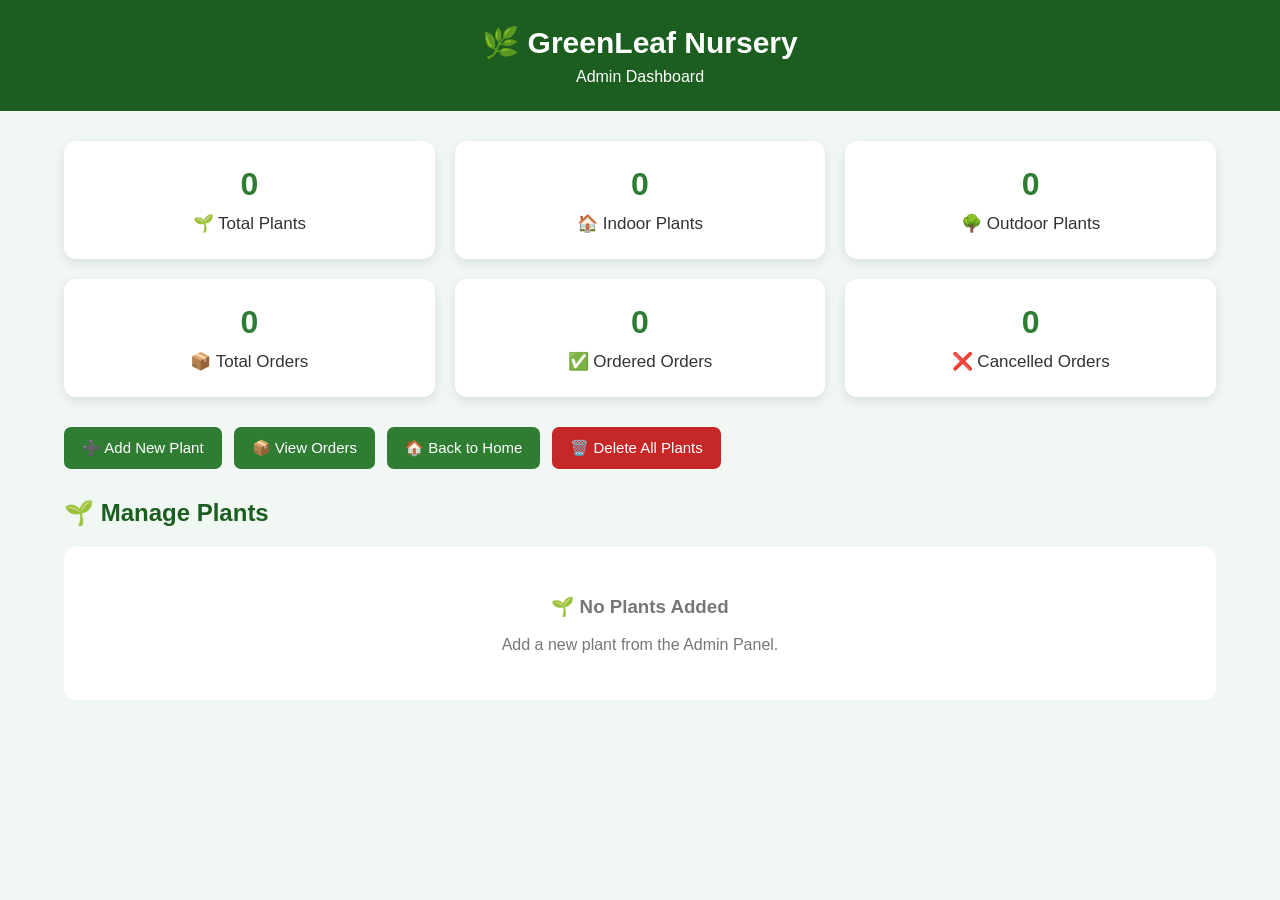
<file: admin-dashboard.html>
<!DOCTYPE html>
<html lang="en">

<head>

    <meta charset="UTF-8">

    <meta name="viewport"
          content="width=device-width, initial-scale=1.0">

    <title>Admin Dashboard - GreenLeaf Nursery</title>

    <style>

        * {
            box-sizing: border-box;
        }

        body {
            margin: 0;
            font-family: Arial, sans-serif;
            background: #f1f8f4;
            color: #333;
        }

        header {
            background: #1b5e20;
            color: white;
            text-align: center;
            padding: 25px;
        }

        header h1 {
            margin: 0;
            font-size: 30px;
        }

        header p {
            margin: 8px 0 0;
        }

        .container {
            width: 90%;
            max-width: 1200px;
            margin: 30px auto;
        }

        .stats {
            display: grid;
            grid-template-columns: repeat(3, 1fr);
            gap: 20px;
            margin-bottom: 30px;
        }

        .stat-card {
            background: white;
            padding: 25px;
            border-radius: 12px;
            text-align: center;
            box-shadow: 0 4px 12px rgba(0,0,0,0.1);
        }

        .stat-card h2 {
            margin: 0;
            color: #2e7d32;
            font-size: 32px;
        }

        .stat-card p {
            margin: 10px 0 0;
            font-size: 17px;
        }

        .section-title {
            color: #1b5e20;
            margin-bottom: 20px;
        }

        #plantList {
            display: grid;
            grid-template-columns: repeat(auto-fit, minmax(280px, 1fr));
            gap: 20px;
        }

        .plant-card {
            background: white;
            border-radius: 12px;
            overflow: hidden;
            box-shadow: 0 4px 12px rgba(0,0,0,0.1);
        }

        .plant-card img {
            width: 100%;
            height: 200px;
            object-fit: cover;
        }

        .plant-info {
            padding: 18px;
        }

        .plant-info h3 {
            color: #1b5e20;
            margin-top: 0;
        }

        .plant-info p {
            margin: 8px 0;
        }

        .delete-btn {
            width: 100%;
            padding: 12px;
            border: none;
            border-radius: 7px;
            background: #d32f2f;
            color: white;
            font-size: 15px;
            cursor: pointer;
            margin-top: 12px;
        }

        .delete-btn:hover {
            background: #b71c1c;
        }

        .actions {
            display: flex;
            flex-wrap: wrap;
            gap: 12px;
            margin-top: 30px;
            margin-bottom: 30px;
        }

        .actions a,
        .actions button {
            text-decoration: none;
            border: none;
            padding: 12px 18px;
            border-radius: 7px;
            cursor: pointer;
            font-size: 15px;
            color: white;
            background: #2e7d32;
        }

        .actions a:hover,
        .actions button:hover {
            background: #1b5e20;
        }

        .clear-btn {
            background: #c62828 !important;
        }

        .clear-btn:hover {
            background: #b71c1c !important;
        }

        .empty {
            background: white;
            padding: 30px;
            border-radius: 12px;
            text-align: center;
            color: #777;
        }

        @media (max-width: 700px) {

            .stats {
                grid-template-columns: 1fr;
            }

            .container {
                width: 94%;
            }

        }

    </style>

</head>

<body>


<header>

    <h1>🌿 GreenLeaf Nursery</h1>

    <p id="adminDashboardTitle">
        Admin Dashboard
    </p>

</header>


<div class="container">


    <!-- ========================= -->
    <!-- STATISTICS -->
    <!-- ========================= -->

    <div class="stats">

        <div class="stat-card">

            <h2 id="totalPlants">0</h2>

            <p id="totalPlantsText">
                🌱 Total Plants
            </p>

        </div>


        <div class="stat-card">

            <h2 id="indoorPlants">0</h2>

            <p id="indoorPlantsText">
                🏠 Indoor Plants
            </p>

        </div>


        <div class="stat-card">

            <h2 id="outdoorPlants">0</h2>

            <p id="outdoorPlantsText">
                🌳 Outdoor Plants
            </p>

        </div>


        <!-- ========================= -->
        <!-- TOTAL ORDERS -->
        <!-- ========================= -->

        <div class="stat-card">

            <h2 id="totalOrders">0</h2>

            <p id="totalOrdersText">
                📦 Total Orders
            </p>

        </div>


        <!-- ========================= -->
        <!-- ORDERED ORDERS -->
        <!-- ========================= -->

        <div class="stat-card">

            <h2 id="orderedOrders">0</h2>

            <p id="orderedOrdersText">
                ✅ Ordered Orders
            </p>

        </div>


        <!-- ========================= -->
        <!-- CANCELLED ORDERS -->
        <!-- ========================= -->

        <div class="stat-card">

            <h2 id="cancelledOrders">0</h2>

            <p id="cancelledOrdersText">
                ❌ Cancelled Orders
            </p>

        </div>

    </div>


    <!-- ========================= -->
    <!-- ACTION BUTTONS -->
    <!-- ========================= -->

    <div class="actions">

        <a href="admin.html"
           id="addNewPlantButton">

            ➕ Add New Plant

        </a>

        <a href="admin-orders.html"
           id="viewOrdersButton">

            📦 View Orders

        </a>

        <a href="index.html"
           id="backHomeButton">

            🏠 Back to Home

        </a>

        <button
            class="clear-btn"
            onclick="clearAllPlants()"
            id="deleteAllButton">

            🗑️ Delete All Plants

        </button>

    </div>


    <!-- ========================= -->
    <!-- PLANTS -->
    <!-- ========================= -->

    <h2 class="section-title"
        id="managePlantsTitle">

        🌱 Manage Plants

    </h2>


    <div id="plantList"></div>


</div>


<script>


// =================================
// ADMIN DASHBOARD TRANSLATIONS
// =================================

const dashboardTranslations = {

    en: {

        title:
            "Admin Dashboard",

        totalPlants:
            "🌱 Total Plants",

        indoorPlants:
            "🏠 Indoor Plants",

        outdoorPlants:
            "🌳 Outdoor Plants",

        totalOrders:
            "📦 Total Orders",

        orderedOrders:
            "✅ Ordered Orders",

        cancelledOrders:
            "❌ Cancelled Orders",

        addNewPlant:
            "➕ Add New Plant",

        viewOrders:
            "📦 View Orders",

        backHome:
            "🏠 Back to Home",

        deleteAll:
            "🗑️ Delete All Plants",

        managePlants:
            "🌱 Manage Plants",

        noPlants:
            "🌱 No Plants Added",

        noPlantsDescription:
            "Add a new plant from the Admin Panel.",

        category:
            "Category:",

        price:
            "Price:",

        sunlight:
            "Sunlight:",

        watering:
            "Watering:",

        diseases:
            "Diseases:",

        description:
            "Description:",

        deletePlant:
            "🗑️ Delete Plant"

    },


    te: {

        title:
            "అడ్మిన్ డ్యాష్‌బోర్డ్",

        totalPlants:
            "🌱 మొత్తం మొక్కలు",

        indoorPlants:
            "🏠 ఇండోర్ మొక్కలు",

        outdoorPlants:
            "🌳 అవుట్‌డోర్ మొక్కలు",

        totalOrders:
            "📦 మొత్తం ఆర్డర్లు",

        orderedOrders:
            "✅ ఆర్డర్ చేసినవి",

        cancelledOrders:
            "❌ రద్దు చేసిన ఆర్డర్లు",

        addNewPlant:
            "➕ కొత్త మొక్కను జోడించండి",

        viewOrders:
            "📦 ఆర్డర్లను చూడండి",

        backHome:
            "🏠 హోమ్‌కు తిరిగి వెళ్ళండి",

        deleteAll:
            "🗑️ అన్ని మొక్కలను తొలగించండి",

        managePlants:
            "🌱 మొక్కలను నిర్వహించండి",

        noPlants:
            "🌱 మొక్కలు ఏవీ జోడించబడలేదు",

        noPlantsDescription:
            "అడ్మిన్ ప్యానెల్ నుండి కొత్త మొక్కను జోడించండి.",

        category:
            "వర్గం:",

        price:
            "ధర:",

        sunlight:
            "సూర్యకాంతి:",

        watering:
            "నీరు పెట్టడం:",

        diseases:
            "వ్యాధులు:",

        description:
            "వివరణ:",

        deletePlant:
            "🗑️ మొక్కను తొలగించండి"

    },


    hi: {

        title:
            "एडमिन डैशबोर्ड",

        totalPlants:
            "🌱 कुल पौधे",

        indoorPlants:
            "🏠 इनडोर पौधे",

        outdoorPlants:
            "🌳 आउटडोर पौधे",

        totalOrders:
            "📦 कुल ऑर्डर",

        orderedOrders:
            "✅ ऑर्डर किए गए",

        cancelledOrders:
            "❌ रद्द किए गए ऑर्डर",

        addNewPlant:
            "➕ नया पौधा जोड़ें",

        viewOrders:
            "📦 ऑर्डर देखें",

        backHome:
            "🏠 होम पर वापस जाएँ",

        deleteAll:
            "🗑️ सभी पौधे हटाएँ",

        managePlants:
            "🌱 पौधों को प्रबंधित करें",

        noPlants:
            "🌱 कोई पौधा नहीं जोड़ा गया",

        noPlantsDescription:
            "एडमिन पैनल से नया पौधा जोड़ें।",

        category:
            "श्रेणी:",

        price:
            "कीमत:",

        sunlight:
            "सूरज की रोशनी:",

        watering:
            "पानी देना:",

        diseases:
            "बीमारियाँ:",

        description:
            "विवरण:",

        deletePlant:
            "🗑️ पौधा हटाएँ"

    }

};


// =================================
// GET CURRENT LANGUAGE
// =================================

function getDashboardLanguage() {

    return localStorage.getItem(
        "selectedLanguage"
    ) || "en";

}


// =================================
// APPLY DASHBOARD LANGUAGE
// =================================

function applyDashboardLanguage() {

    const language =
        getDashboardLanguage();

    const t =
        dashboardTranslations[language]
        || dashboardTranslations.en;


    document.getElementById(
        "adminDashboardTitle"
    ).textContent = t.title;


    document.getElementById(
        "totalPlantsText"
    ).textContent = t.totalPlants;


    document.getElementById(
        "indoorPlantsText"
    ).textContent = t.indoorPlants;


    document.getElementById(
        "outdoorPlantsText"
    ).textContent = t.outdoorPlants;


    document.getElementById(
        "totalOrdersText"
    ).textContent = t.totalOrders;


    document.getElementById(
        "orderedOrdersText"
    ).textContent = t.orderedOrders;


    document.getElementById(
        "cancelledOrdersText"
    ).textContent = t.cancelledOrders;


    document.getElementById(
        "addNewPlantButton"
    ).textContent = t.addNewPlant;


    document.getElementById(
        "viewOrdersButton"
    ).textContent = t.viewOrders;


    document.getElementById(
        "backHomeButton"
    ).textContent = t.backHome;


    document.getElementById(
        "deleteAllButton"
    ).textContent = t.deleteAll;


    document.getElementById(
        "managePlantsTitle"
    ).textContent = t.managePlants;


    document.documentElement.lang =
        language;


    if (language === "te") {

        document.title =
            "అడ్మిన్ డ్యాష్‌బోర్డ్ - GreenLeaf Nursery";

    }
    else if (language === "hi") {

        document.title =
            "एडमिन डैशबोर्ड - GreenLeaf Nursery";

    }
    else {

        document.title =
            "Admin Dashboard - GreenLeaf Nursery";

    }

}


// =================================
// LOAD PLANTS
// =================================

function loadPlants() {

    let plants =
        JSON.parse(
            localStorage.getItem("greenleafPlants")
        ) || [];


    // ===============================
    // UPDATE TOTAL
    // ===============================

    document.getElementById("totalPlants").textContent =
        plants.length;


    // ===============================
    // INDOOR COUNT
    // ===============================

    let indoorCount =
        plants.filter(
            plant =>
            plant.category === "Indoor Plant"
        ).length;


    document.getElementById("indoorPlants").textContent =
        indoorCount;


    // ===============================
    // OUTDOOR COUNT
    // ===============================

    let outdoorCount =
        plants.filter(
            plant =>
            plant.category === "Outdoor Plant"
        ).length;


    document.getElementById("outdoorPlants").textContent =
        outdoorCount;


    // ===============================
    // PLANT LIST
    // ===============================

    const plantList =
        document.getElementById("plantList");


    plantList.innerHTML = "";


    const language =
        getDashboardLanguage();

    const t =
        dashboardTranslations[language]
        || dashboardTranslations.en;


    // ===============================
    // NO PLANTS
    // ===============================

    if (plants.length === 0) {

        plantList.innerHTML = `
            <div class="empty">

                <h3>${t.noPlants}</h3>

                <p>
                    ${t.noPlantsDescription}
                </p>

            </div>
        `;

        return;
    }


    // ===============================
    // DISPLAY PLANTS
    // ===============================

    plants.forEach(function(plant) {

        const card =
            document.createElement("div");

        card.className = "plant-card";


        card.innerHTML = `

            <img
                src="${plant.image}"
                alt="${plant.name}"
                onerror="this.src='https://via.placeholder.com/400x200?text=Plant+Image'"
            >

            <div class="plant-info">

                <h3>
                    🌿 ${plant.name}
                </h3>

                <p>
                    <strong>${t.category}</strong>
                    ${plant.category}
                </p>

                <p>
                    <strong>${t.price}</strong>
                    ₹${plant.price}
                </p>

                <p>
                    <strong>${t.sunlight}</strong>
                    ${plant.sunlight}
                </p>

                <p>
                    <strong>${t.watering}</strong>
                    ${plant.watering}
                </p>

                <p>
                    <strong>${t.diseases}</strong>
                    ${plant.diseases}
                </p>

                <p>
                    <strong>${t.description}</strong>
                    ${plant.description}
                </p>

                <button
                    class="delete-btn"
                    onclick="deletePlant(${plant.id})">

                    ${t.deletePlant}

                </button>

            </div>

        `;


        plantList.appendChild(card);

    });

}


// =================================
// LOAD ORDER STATISTICS
// =================================

function loadOrderStats() {

    let orders =
        JSON.parse(
            localStorage.getItem("orders")
        ) || [];


    // ===============================
    // TOTAL ORDERS
    // ===============================

    document.getElementById("totalOrders").textContent =
        orders.length;


    // ===============================
    // ORDERED ORDERS
    // ===============================

    let orderedCount =
        orders.filter(function(order) {

            return (order.status || "Ordered")
                .toLowerCase() !== "cancelled";

        }).length;


    document.getElementById("orderedOrders").textContent =
        orderedCount;


    // ===============================
    // CANCELLED ORDERS
    // ===============================

    let cancelledCount =
        orders.filter(function(order) {

            return (order.status || "Ordered")
                .toLowerCase() === "cancelled";

        }).length;


    document.getElementById("cancelledOrders").textContent =
        cancelledCount;

}


// =================================
// DELETE SINGLE PLANT
// =================================
// Direct delete - NO confirmation popup
// =================================

function deletePlant(id) {

    let plants =
        JSON.parse(
            localStorage.getItem("greenleafPlants")
        ) || [];


    plants =
        plants.filter(
            plant => plant.id !== id
        );


    localStorage.setItem(
        "greenleafPlants",
        JSON.stringify(plants)
    );


    // Refresh dashboard
    loadPlants();

}


// =================================
// DELETE ALL PLANTS
// =================================

function clearAllPlants() {

    localStorage.removeItem(
        "greenleafPlants"
    );


    // Refresh dashboard
    loadPlants();

}


// =================================
// PAGE LOAD
// =================================

applyDashboardLanguage();

loadPlants();

loadOrderStats();


</script>


</body>

</html>
</file>
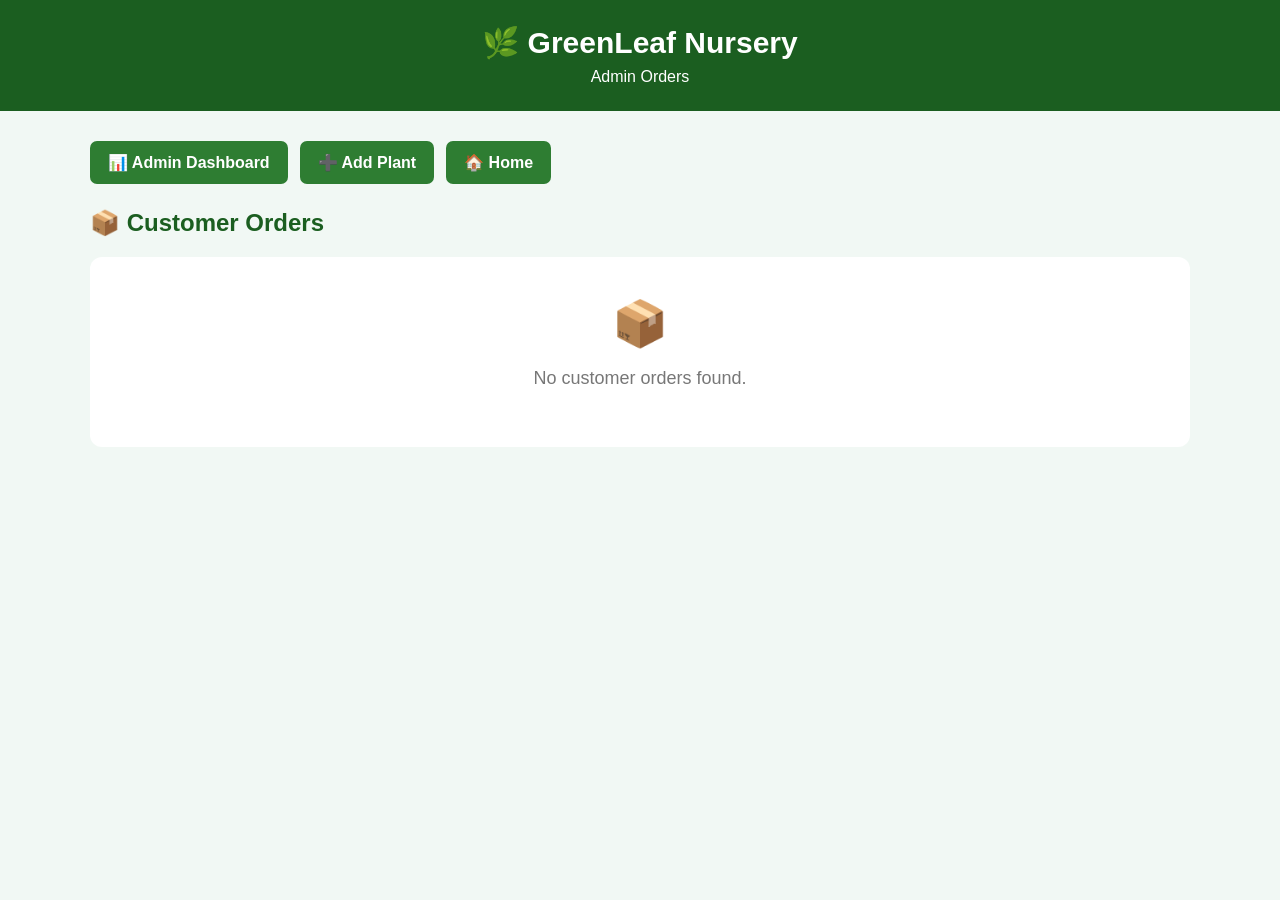
<file: admin-orders.html>
<!DOCTYPE html>
<html lang="en">

<head>

    <meta charset="UTF-8">

    <meta name="viewport"
          content="width=device-width, initial-scale=1.0">

    <title>Admin Orders - GreenLeaf Nursery</title>

    <style>

        * {
            box-sizing: border-box;
        }

        body {
            margin: 0;
            font-family: Arial, sans-serif;
            background: #f1f8f4;
            color: #333;
        }

        header {
            background: #1b5e20;
            color: white;
            text-align: center;
            padding: 25px;
        }

        header h1 {
            margin: 0;
            font-size: 30px;
        }

        header p {
            margin: 8px 0 0;
        }

        .container {
            width: 90%;
            max-width: 1100px;
            margin: 30px auto;
        }

        .top-buttons {
            display: flex;
            flex-wrap: wrap;
            gap: 12px;
            margin-bottom: 25px;
        }

        .top-buttons a {
            text-decoration: none;
            padding: 12px 18px;
            border-radius: 7px;
            background: #2e7d32;
            color: white;
            font-weight: bold;
        }

        .top-buttons a:hover {
            background: #1b5e20;
        }

        h2 {
            color: #1b5e20;
        }

        .order-card {
            background: white;
            padding: 22px;
            margin-bottom: 20px;
            border-radius: 12px;
            box-shadow: 0 4px 12px rgba(0,0,0,0.1);
        }

        .order-card h3 {
            color: #1b5e20;
            margin-top: 0;
        }

        .order-info {
            line-height: 1.8;
        }

        .status {
            display: inline-block;
            padding: 6px 14px;
            border-radius: 20px;
            font-weight: bold;
        }

        .ordered {
            background: #dff5e3;
            color: #16833a;
        }

        .cancelled {
            background: #ffe1e1;
            color: #d32f2f;
        }

        /* Cancel Button */

        .cancel-btn {
            margin-top: 15px;
            padding: 10px 18px;
            border: none;
            border-radius: 6px;
            background: #d32f2f;
            color: white;
            font-size: 15px;
            cursor: pointer;
        }

        .cancel-btn:hover {
            background: #b71c1c;
        }

        .empty {
            background: white;
            padding: 40px;
            text-align: center;
            border-radius: 12px;
            color: #777;
            font-size: 18px;
        }

        @media (max-width: 700px) {

            .container {
                width: 94%;
            }

            .top-buttons {
                justify-content: center;
            }

        }

    </style>

</head>


<body>


<!-- ========================= -->
<!-- HEADER -->
<!-- ========================= -->

<header>

    <h1>
        🌿 GreenLeaf Nursery
    </h1>

    <p>
        Admin Orders
    </p>

</header>


<div class="container">


    <!-- ========================= -->
    <!-- TOP BUTTONS -->
    <!-- ========================= -->

    <div class="top-buttons">

        <a href="admin-dashboard.html">
            📊 Admin Dashboard
        </a>

        <a href="admin.html">
            ➕ Add Plant
        </a>

        <a href="index.html">
            🏠 Home
        </a>

    </div>


    <h2>
        📦 Customer Orders
    </h2>


    <!-- ORDERS WILL APPEAR HERE -->

    <div id="ordersContainer"></div>


</div>


<script>


// =================================
// DISPLAY ORDERS
// =================================

function displayOrders() {

    const container =
        document.getElementById("ordersContainer");


    let orders =
        JSON.parse(
            localStorage.getItem("orders")
        ) || [];


    // =================================
    // NO ORDERS
    // =================================

    if (orders.length === 0) {

        container.innerHTML = `

            <div class="empty">

                <div style="font-size:45px;">
                    📦
                </div>

                <p>
                    No customer orders found.
                </p>

            </div>

        `;

        return;
    }


    // Clear old orders

    container.innerHTML = "";


    // =================================
    // LATEST ORDER FIRST
    // =================================

    orders.slice().reverse().forEach(
        (order, reverseIndex) => {


            const actualIndex =
                orders.length - 1 - reverseIndex;


            // =================================
            // ORDER DETAILS
            // =================================

            const status =
                order.status || "Ordered";


            const isCancelled =
                status.toLowerCase() === "cancelled";


            const product =
                order.product || "Plant";


            const quantity =
                order.quantity || 1;


            const amount =
                order.amount || 0;


            const name =
                order.name || "Customer";


            const address =
                order.address || "Not provided";


            const payment =
                order.payment || "Not provided";


            const date =
                order.date || "Recently";


            // =================================
            // CREATE ORDER CARD
            // =================================

            const card =
                document.createElement("div");


            card.className =
                "order-card";


            card.innerHTML = `

                <h3>
                    📦 Order #${actualIndex + 1}
                </h3>


                <div class="order-info">


                    <strong>🌱 Product:</strong>
                    ${product}

                    <br>


                    <strong>🔢 Quantity:</strong>
                    ${quantity}

                    <br>


                    <strong>💰 Amount:</strong>
                    ₹${amount}

                    <br>


                    <strong>👤 Customer Name:</strong>
                    ${name}

                    <br>


                    <strong>📍 Address:</strong>
                    ${address}

                    <br>


                    <strong>💳 Payment:</strong>
                    ${payment}

                    <br>


                    <strong>📅 Date:</strong>
                    ${date}

                    <br>


                    <strong>📌 Status:</strong>


                    <span class="status ${
                        isCancelled
                        ? "cancelled"
                        : "ordered"
                    }">


                        ${
                            isCancelled
                            ? "Cancelled"
                            : "Ordered"
                        }


                    </span>


                    ${
                        !isCancelled
                        ?
                        `

                        <br>

                        <button
                            type="button"
                            class="cancel-btn"
                            onclick="cancelOrder(${actualIndex})">

                            ❌ Cancel Order

                        </button>

                        `
                        :
                        ""
                    }


                </div>

            `;


            container.appendChild(card);

        }
    );

}


// =================================
// CANCEL ORDER
// =================================

function cancelOrder(index) {

    let orders =
        JSON.parse(
            localStorage.getItem("orders")
        ) || [];


    // Check order exists

    if (!orders[index]) {
        return;
    }


    // Directly cancel order

    orders[index].status =
        "Cancelled";


    // Save updated orders

    localStorage.setItem(
        "orders",
        JSON.stringify(orders)
    );


    // Refresh order list

    displayOrders();

}


// =================================
// LOAD ORDERS
// =================================

displayOrders();


</script>


</body>

</html>
</file>
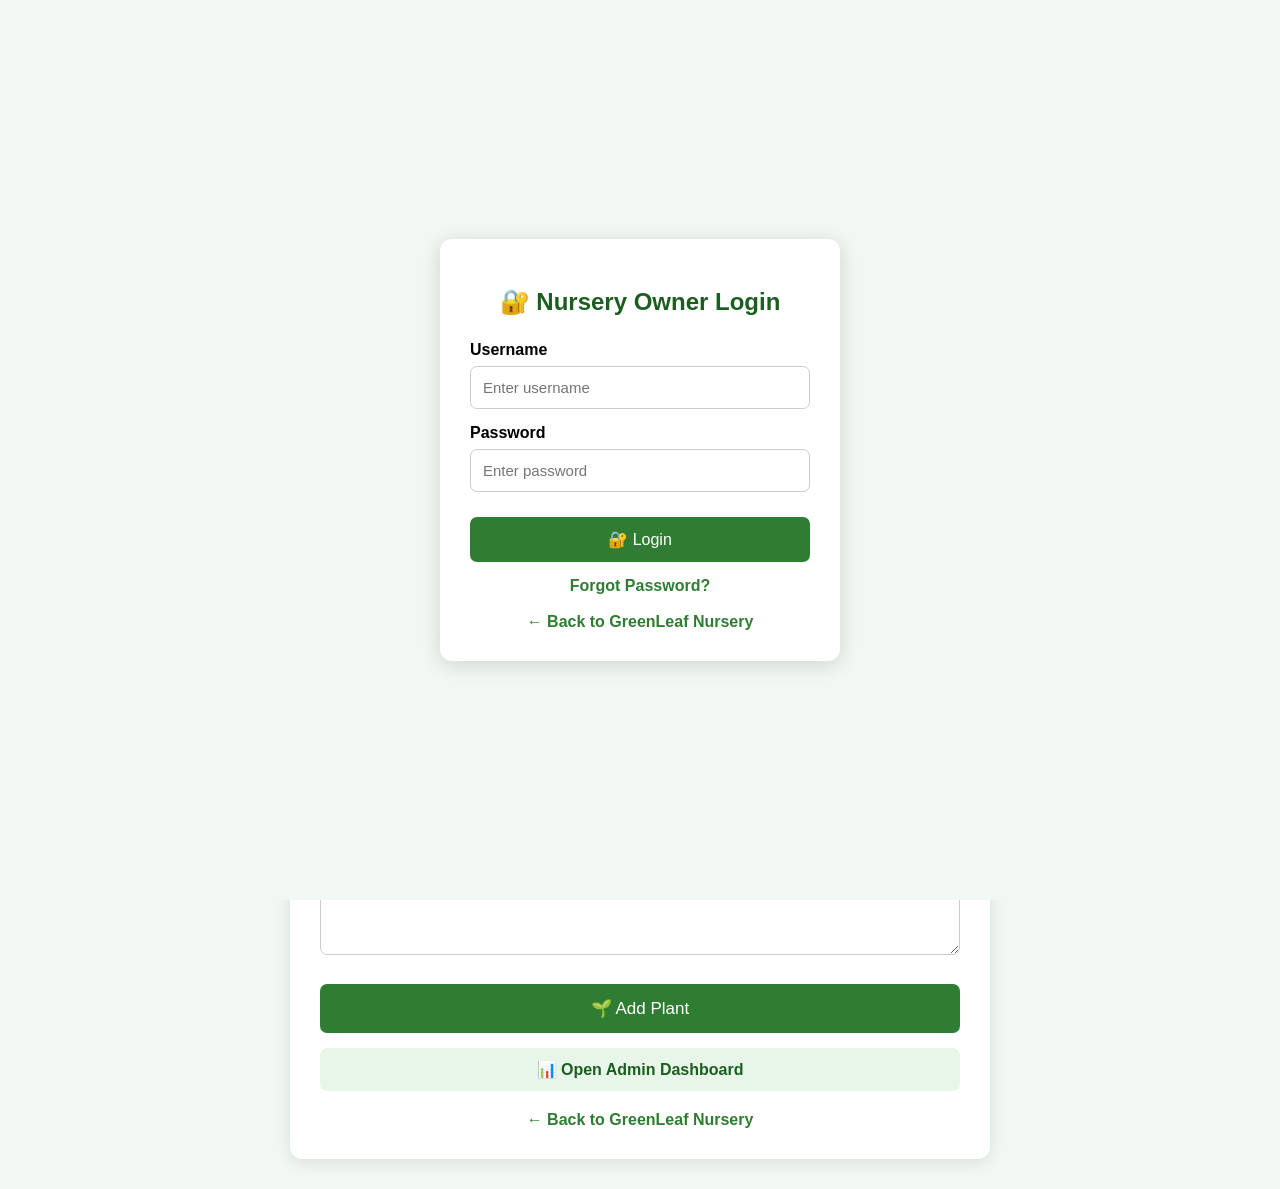
<file: admin.html>
<!DOCTYPE html>
<html lang="en">

<head>

    <meta charset="UTF-8">

    <meta name="viewport"
          content="width=device-width, initial-scale=1.0">

    <title>Add New Plant - GreenLeaf Nursery</title>

    <style>

        * {
            box-sizing: border-box;
        }

        body {
            margin: 0;
            font-family: Arial, sans-serif;
            background: #f1f8f4;
        }

        header {
            background: #1b5e20;
            color: white;
            text-align: center;
            padding: 25px;
        }

        header h1 {
            margin: 0;
        }

        header p {
            margin: 8px 0 0;
        }

        .container {
            width: 90%;
            max-width: 700px;
            margin: 30px auto;
            background: white;
            padding: 30px;
            border-radius: 12px;
            box-shadow: 0 4px 15px rgba(0,0,0,0.1);
        }

        h2 {
            text-align: center;
            color: #1b5e20;
            margin-bottom: 25px;
        }

        label {
            display: block;
            font-weight: bold;
            margin-top: 15px;
            margin-bottom: 7px;
        }

        input,
        select,
        textarea {
            width: 100%;
            padding: 12px;
            border: 1px solid #ccc;
            border-radius: 7px;
            font-size: 15px;
        }

        textarea {
            min-height: 100px;
            resize: vertical;
        }

        .add-btn {
            width: 100%;
            margin-top: 25px;
            padding: 14px;
            background: #2e7d32;
            color: white;
            border: none;
            border-radius: 7px;
            font-size: 17px;
            cursor: pointer;
        }

        .add-btn:hover {
            background: #1b5e20;
        }

        .back {
            display: block;
            text-align: center;
            margin-top: 20px;
            text-decoration: none;
            color: #2e7d32;
            font-weight: bold;
        }

        .dashboard {
            display: block;
            text-align: center;
            margin-top: 15px;
            padding: 12px;
            background: #e8f5e9;
            color: #1b5e20;
            text-decoration: none;
            border-radius: 7px;
            font-weight: bold;
        }


        /* =================================
           OWNER LOGIN
        ================================= */

        #ownerLogin {

            position: fixed;
            inset: 0;

            background: #f1f8f4;

            display: flex;
            justify-content: center;
            align-items: center;

            z-index: 99999;

        }


        .login-box {

            width: 90%;
            max-width: 400px;

            background: white;

            padding: 30px;

            border-radius: 12px;

            box-shadow: 0 4px 20px rgba(0,0,0,0.15);

        }


        .login-box h2 {

            text-align: center;

            color: #1b5e20;

            margin-bottom: 25px;

        }


        .login-box label {

            display: block;

            font-weight: bold;

            margin-top: 15px;

            margin-bottom: 7px;

        }


        .login-box input {

            width: 100%;

            padding: 12px;

            border: 1px solid #ccc;

            border-radius: 7px;

            font-size: 15px;

        }


        .login-btn {

            width: 100%;

            margin-top: 25px;

            padding: 13px;

            background: #2e7d32;

            color: white;

            border: none;

            border-radius: 7px;

            font-size: 16px;

            cursor: pointer;

        }


        .login-btn:hover {

            background: #1b5e20;

        }


        .forgot-btn {

            display: block;

            text-align: center;

            margin-top: 15px;

            color: #2e7d32;

            cursor: pointer;

            font-weight: bold;

        }


        .login-back {

            display: block;

            text-align: center;

            margin-top: 18px;

            color: #2e7d32;

            text-decoration: none;

            font-weight: bold;

        }


        #loginError,
        #resetError,
        #resetSuccess {

            text-align: center;

            display: none;

            margin-top: 15px;

            font-weight: bold;

        }


        #loginError,
        #resetError {

            color: red;

        }


        #resetSuccess {

            color: #2e7d32;

        }


        /* =================================
           RESET PASSWORD
        ================================= */

        #resetBox {

            display: none;

        }


        .reset-title {

            text-align: center;

            color: #1b5e20;

            margin-bottom: 20px;

        }


        .reset-btn {

            width: 100%;

            margin-top: 20px;

            padding: 13px;

            background: #2e7d32;

            color: white;

            border: none;

            border-radius: 7px;

            font-size: 16px;

            cursor: pointer;

        }


        .cancel-reset {

            display: block;

            text-align: center;

            margin-top: 15px;

            color: #2e7d32;

            cursor: pointer;

            font-weight: bold;

        }

    </style>

</head>


<body>


<!-- =================================
     OWNER LOGIN
================================= -->

<div id="ownerLogin">

    <div class="login-box">


        <!-- LOGIN BOX -->

        <div id="loginBox">


            <h2 id="loginTitle">
                🔐 Nursery Owner Login
            </h2>


            <label id="usernameLabel">
                Username
            </label>


            <input
                type="text"
                id="ownerUsername"
                placeholder="Enter username"
            >


            <label id="passwordLabel">
                Password
            </label>


            <input
                type="password"
                id="ownerPassword"
                placeholder="Enter password"
            >


            <button
                type="button"
                class="login-btn"
                id="loginButton"
                onclick="ownerLogin()">

                🔐 Login

            </button>


            <span
                class="forgot-btn"
                id="forgotButton"
                onclick="showResetPassword()">

                Forgot Password?

            </span>


            <p id="loginError">
                Incorrect username or password.
            </p>


            <a
                href="index.html"
                class="login-back"
                id="loginBack">

                ← Back to GreenLeaf Nursery

            </a>

        </div>


        <!-- =================================
             RESET PASSWORD BOX
        ================================= -->

        <div id="resetBox">


            <h2
                class="reset-title"
                id="resetTitle">

                🔑 Reset Password

            </h2>


            <label id="securityLabel">

                What is your nursery name?

            </label>


            <input
                type="text"
                id="securityAnswer"
                placeholder="Enter nursery name"
            >


            <label id="newPasswordLabel">

                New Password

            </label>


            <input
                type="password"
                id="newPassword"
                placeholder="Enter new password"
            >


            <label id="confirmPasswordLabel">

                Confirm Password

            </label>


            <input
                type="password"
                id="confirmPassword"
                placeholder="Confirm new password"
            >


            <button
                type="button"
                class="reset-btn"
                id="resetButton"
                onclick="resetPassword()">

                🔄 Reset Password

            </button>


            <p id="resetError"></p>


            <p id="resetSuccess"></p>


            <span
                class="cancel-reset"
                id="cancelReset"
                onclick="showLogin()">

                ← Back to Login

            </span>


        </div>

    </div>

</div>


<!-- =================================
     EXISTING ADMIN PAGE
================================= -->


<header>

    <h1>🌿 GreenLeaf Nursery</h1>

    <p data-admin-lang="adminPanel">
        Admin Panel - Add New Plant
    </p>

</header>


<div class="container">

    <h2 data-admin-lang="addNewPlant">
        🌱 Add New Plant
    </h2>


    <form id="plantForm">


        <!-- PLANT NAME -->

        <label for="plantName"
               data-admin-lang="plantName">

            Plant Name

        </label>


        <input
            type="text"
            id="plantName"
            placeholder="Enter plant name"
            data-admin-placeholder="plantNamePlaceholder"
            required
        >


        <!-- CATEGORY -->

        <label
            for="category"
            data-admin-lang="category">

            Category

        </label>


        <select
            id="category"
            required
        >

            <option
                value=""
                data-admin-lang="selectCategory">

                Select Category

            </option>


            <option
                value="Indoor Plant"
                data-admin-lang="indoorPlantCategory">

                Indoor Plant

            </option>


            <option
                value="Outdoor Plant"
                data-admin-lang="outdoorPlantCategory">

                Outdoor Plant

            </option>


            <option
                value="Flowering Plant"
                data-admin-lang="floweringPlantCategory">

                Flowering Plant

            </option>


            <option
                value="Medicinal Plant"
                data-admin-lang="medicinalPlantCategory">

                Medicinal Plant

            </option>


            <option
                value="Other Countries"
                data-admin-lang="otherCountriesCategory">

                Other Countries

            </option>

        </select>


        <!-- PRICE -->

        <label
            for="price"
            data-admin-lang="price">

            Price

        </label>


        <input
            type="number"
            id="price"
            placeholder="Enter price"
            data-admin-placeholder="pricePlaceholder"
            required
        >


        <!-- IMAGE -->

        <label
            for="image"
            data-admin-lang="plantImageURL">

            Plant Image URL

        </label>


        <input
            type="url"
            id="image"
            placeholder="https://..."
            data-admin-placeholder="imagePlaceholder"
            required
        >


        <!-- SUNLIGHT -->

        <label
            for="sunlight"
            data-admin-lang="sunlight">

            Sunlight

        </label>


        <input
            type="text"
            id="sunlight"
            placeholder="Example: Full Sun"
            data-admin-placeholder="sunlightPlaceholder"
            required
        >


        <!-- WATERING -->

        <label
            for="watering"
            data-admin-lang="watering">

            Watering

        </label>


        <input
            type="text"
            id="watering"
            placeholder="Example: Moderate"
            data-admin-placeholder="wateringPlaceholder"
            required
        >


        <!-- DISEASES -->

        <label
            for="diseases"
            data-admin-lang="diseases">

            Diseases

        </label>


        <input
            type="text"
            id="diseases"
            placeholder="Example: Leaf Spot"
            data-admin-placeholder="diseasesPlaceholder"
        >


        <!-- DESCRIPTION -->

        <label
            for="description"
            data-admin-lang="description">

            Description

        </label>


        <textarea
            id="description"
            placeholder="Enter plant description"
            data-admin-placeholder="descriptionPlaceholder"
            required
        ></textarea>


        <!-- ADD BUTTON -->

        <button
            type="submit"
            class="add-btn"
            data-admin-lang="addPlant">

            🌱 Add Plant

        </button>


    </form>


    <!-- DASHBOARD -->

    <a
        href="admin-dashboard.html"
        class="dashboard"
        data-admin-lang="openDashboard">

        📊 Open Admin Dashboard

    </a>


    <!-- BACK -->

    <a
        href="index.html"
        class="back"
        data-admin-lang="backGreenLeaf">

        ← Back to GreenLeaf Nursery

    </a>


</div>


<script>


// =================================
// OWNER LOGIN TRANSLATIONS
// =================================

const ownerLoginTranslations = {

    en: {

        title:
            "🔐 Nursery Owner Login",

        username:
            "Username",

        password:
            "Password",

        usernamePlaceholder:
            "Enter username",

        passwordPlaceholder:
            "Enter password",

        login:
            "🔐 Login",

        forgot:
            "Forgot Password?",

        error:
            "Incorrect username or password.",

        back:
            "← Back to GreenLeaf Nursery",

        resetTitle:
            "🔑 Reset Password",

        security:
            "What is your nursery name?",

        securityPlaceholder:
            "Enter nursery name",

        newPassword:
            "New Password",

        newPasswordPlaceholder:
            "Enter new password",

        confirmPassword:
            "Confirm Password",

        confirmPasswordPlaceholder:
            "Confirm new password",

        reset:
            "🔄 Reset Password",

        backLogin:
            "← Back to Login",

        wrongAnswer:
            "Incorrect nursery name.",

        passwordShort:
            "Password must be at least 6 characters.",

        passwordMismatch:
            "Passwords do not match.",

        resetSuccess:
            "Password reset successfully. You can login now."

    },


    te: {

        title:
            "🔐 నర్సరీ యజమాని లాగిన్",

        username:
            "వినియోగదారు పేరు",

        password:
            "పాస్‌వర్డ్",

        usernamePlaceholder:
            "వినియోగదారు పేరు నమోదు చేయండి",

        passwordPlaceholder:
            "పాస్‌వర్డ్ నమోదు చేయండి",

        login:
            "🔐 లాగిన్",

        forgot:
            "పాస్‌వర్డ్ మర్చిపోయారా?",

        error:
            "వినియోగదారు పేరు లేదా పాస్‌వర్డ్ తప్పుగా ఉంది.",

        back:
            "← GreenLeaf Nursery కి తిరిగి వెళ్ళండి",

        resetTitle:
            "🔑 పాస్‌వర్డ్ రీసెట్",

        security:
            "మీ నర్సరీ పేరు ఏమిటి?",

        securityPlaceholder:
            "నర్సరీ పేరు నమోదు చేయండి",

        newPassword:
            "కొత్త పాస్‌వర్డ్",

        newPasswordPlaceholder:
            "కొత్త పాస్‌వర్డ్ నమోదు చేయండి",

        confirmPassword:
            "పాస్‌వర్డ్ నిర్ధారించండి",

        confirmPasswordPlaceholder:
            "కొత్త పాస్‌వర్డ్ మళ్లీ నమోదు చేయండి",

        reset:
            "🔄 పాస్‌వర్డ్ రీసెట్ చేయండి",

        backLogin:
            "← లాగిన్‌కి తిరిగి వెళ్ళండి",

        wrongAnswer:
            "నర్సరీ పేరు తప్పుగా ఉంది.",

        passwordShort:
            "పాస్‌వర్డ్ కనీసం 6 అక్షరాలు ఉండాలి.",

        passwordMismatch:
            "పాస్‌వర్డ్‌లు సరిపోలడం లేదు.",

        resetSuccess:
            "పాస్‌వర్డ్ విజయవంతంగా రీసెట్ అయింది. ఇప్పుడు లాగిన్ చేయవచ్చు."

    },


    hi: {

        title:
            "🔐 नर्सरी मालिक लॉगिन",

        username:
            "यूज़रनेम",

        password:
            "पासवर्ड",

        usernamePlaceholder:
            "यूज़रनेम दर्ज करें",

        passwordPlaceholder:
            "पासवर्ड दर्ज करें",

        login:
            "🔐 लॉगिन",

        forgot:
            "पासवर्ड भूल गए?",

        error:
            "यूज़रनेम या पासवर्ड गलत है।",

        back:
            "← GreenLeaf Nursery पर वापस जाएँ",

        resetTitle:
            "🔑 पासवर्ड रीसेट करें",

        security:
            "आपकी नर्सरी का नाम क्या है?",

        securityPlaceholder:
            "नर्सरी का नाम दर्ज करें",

        newPassword:
            "नया पासवर्ड",

        newPasswordPlaceholder:
            "नया पासवर्ड दर्ज करें",

        confirmPassword:
            "पासवर्ड की पुष्टि करें",

        confirmPasswordPlaceholder:
            "नया पासवर्ड फिर से दर्ज करें",

        reset:
            "🔄 पासवर्ड रीसेट करें",

        backLogin:
            "← लॉगिन पर वापस जाएँ",

        wrongAnswer:
            "नर्सरी का नाम गलत है।",

        passwordShort:
            "पासवर्ड कम से कम 6 अक्षरों का होना चाहिए।",

        passwordMismatch:
            "पासवर्ड मेल नहीं खाते।",

        resetSuccess:
            "पासवर्ड सफलतापूर्वक रीसेट हो गया। अब लॉगिन कर सकते हैं।"

    }

};


// =================================
// ADMIN TRANSLATIONS
// =================================

const adminTranslations = {

    en: {

        adminPanel:
            "Admin Panel - Add New Plant",

        addNewPlant:
            "🌱 Add New Plant",

        plantName:
            "Plant Name",

        category:
            "Category",

        selectCategory:
            "Select Category",

        indoorPlantCategory:
            "Indoor Plant",

        outdoorPlantCategory:
            "Outdoor Plant",

        floweringPlantCategory:
            "Flowering Plant",

        medicinalPlantCategory:
            "Medicinal Plant",

        otherCountriesCategory:
            "Other Countries",

        price:
            "Price",

        plantImageURL:
            "Plant Image URL",

        sunlight:
            "Sunlight",

        watering:
            "Watering",

        diseases:
            "Diseases",

        description:
            "Description",

        addPlant:
            "🌱 Add Plant",

        openDashboard:
            "📊 Open Admin Dashboard",

        backGreenLeaf:
            "← Back to GreenLeaf Nursery"

    },


    te: {

        adminPanel:
            "అడ్మిన్ ప్యానెల్ - కొత్త మొక్కను జోడించండి",

        addNewPlant:
            "🌱 కొత్త మొక్కను జోడించండి",

        plantName:
            "మొక్క పేరు",

        category:
            "వర్గం",

        selectCategory:
            "వర్గాన్ని ఎంచుకోండి",

        indoorPlantCategory:
            "ఇండోర్ మొక్క",

        outdoorPlantCategory:
            "అవుట్‌డోర్ మొక్క",

        floweringPlantCategory:
            "పుష్పించే మొక్క",

        medicinalPlantCategory:
            "ఔషధ మొక్క",

        otherCountriesCategory:
            "ఇతర దేశాల మొక్కలు",

        price:
            "ధర",

        plantImageURL:
            "మొక్క చిత్ర URL",

        sunlight:
            "సూర్యకాంతి",

        watering:
            "నీరు పెట్టడం",

        diseases:
            "వ్యాధులు",

        description:
            "వివరణ",

        addPlant:
            "🌱 మొక్కను జోడించండి",

        openDashboard:
            "📊 అడ్మిన్ డ్యాష్‌బోర్డ్ తెరవండి",

        backGreenLeaf:
            "← GreenLeaf Nursery కి తిరిగి వెళ్ళండి"

    },


    hi: {

        adminPanel:
            "एडमिन पैनल - नया पौधा जोड़ें",

        addNewPlant:
            "🌱 नया पौधा जोड़ें",

        plantName:
            "पौधे का नाम",

        category:
            "श्रेणी",

        selectCategory:
            "श्रेणी चुनें",

        indoorPlantCategory:
            "इनडोर पौधा",

        outdoorPlantCategory:
            "आउटडोर पौधा",

        floweringPlantCategory:
            "फूल वाला पौधा",

        medicinalPlantCategory:
            "औषधीय पौधा",

        otherCountriesCategory:
            "अन्य देशों के पौधे",

        price:
            "कीमत",

        plantImageURL:
            "पौधे की इमेज URL",

        sunlight:
            "सूरज की रोशनी",

        watering:
            "पानी देना",

        diseases:
            "बीमारियाँ",

        description:
            "विवरण",

        addPlant:
            "🌱 पौधा जोड़ें",

        openDashboard:
            "📊 एडमिन डैशबोर्ड खोलें",

        backGreenLeaf:
            "← GreenLeaf Nursery पर वापस जाएँ"

    }

};


// =================================
// PLACEHOLDERS
// =================================

const adminPlaceholders = {

    en: {

        plantNamePlaceholder:
            "Enter plant name",

        pricePlaceholder:
            "Enter price",

        imagePlaceholder:
            "https://...",

        sunlightPlaceholder:
            "Example: Full Sun",

        wateringPlaceholder:
            "Example: Moderate",

        diseasesPlaceholder:
            "Example: Leaf Spot",

        descriptionPlaceholder:
            "Enter plant description"

    },


    te: {

        plantNamePlaceholder:
            "మొక్క పేరును నమోదు చేయండి",

        pricePlaceholder:
            "ధరను నమోదు చేయండి",

        imagePlaceholder:
            "https://...",

        sunlightPlaceholder:
            "ఉదాహరణ: పూర్తి సూర్యకాంతి",

        wateringPlaceholder:
            "ఉదాహరణ: మితమైన నీరు",

        diseasesPlaceholder:
            "ఉదాహరణ: ఆకు మచ్చలు",

        descriptionPlaceholder:
            "మొక్క వివరణను నమోదు చేయండి"

    },


    hi: {

        plantNamePlaceholder:
            "पौधे का नाम दर्ज करें",

        pricePlaceholder:
            "कीमत दर्ज करें",

        imagePlaceholder:
            "https://...",

        sunlightPlaceholder:
            "उदाहरण: पूरी धूप",

        wateringPlaceholder:
            "उदाहरण: मध्यम",

        diseasesPlaceholder:
            "उदाहरण: पत्ती के धब्बे",

        descriptionPlaceholder:
            "पौधे का विवरण दर्ज करें"

    }

};


// =================================
// APPLY LOGIN LANGUAGE
// =================================

function applyOwnerLoginLanguage() {

    const language =
        localStorage.getItem(
            "selectedLanguage"
        ) || "en";


    const selectedLanguage =
        ownerLoginTranslations[language]
        ? language
        : "en";


    const t =
        ownerLoginTranslations[
            selectedLanguage
        ];


    document.getElementById(
        "loginTitle"
    ).textContent = t.title;


    document.getElementById(
        "usernameLabel"
    ).textContent = t.username;


    document.getElementById(
        "passwordLabel"
    ).textContent = t.password;


    document.getElementById(
        "ownerUsername"
    ).placeholder =
        t.usernamePlaceholder;


    document.getElementById(
        "ownerPassword"
    ).placeholder =
        t.passwordPlaceholder;


    document.getElementById(
        "loginButton"
    ).textContent = t.login;


    document.getElementById(
        "forgotButton"
    ).textContent = t.forgot;


    document.getElementById(
        "loginBack"
    ).textContent = t.back;


    document.getElementById(
        "resetTitle"
    ).textContent = t.resetTitle;


    document.getElementById(
        "securityLabel"
    ).textContent = t.security;


    document.getElementById(
        "securityAnswer"
    ).placeholder =
        t.securityPlaceholder;


    document.getElementById(
        "newPasswordLabel"
    ).textContent = t.newPassword;


    document.getElementById(
        "newPassword"
    ).placeholder =
        t.newPasswordPlaceholder;


    document.getElementById(
        "confirmPasswordLabel"
    ).textContent = t.confirmPassword;


    document.getElementById(
        "confirmPassword"
    ).placeholder =
        t.confirmPasswordPlaceholder;


    document.getElementById(
        "resetButton"
    ).textContent = t.reset;


    document.getElementById(
        "cancelReset"
    ).textContent = t.backLogin;

}


// =================================
// SHOW RESET PASSWORD
// =================================

function showResetPassword() {

    document.getElementById(
        "loginBox"
    ).style.display = "none";


    document.getElementById(
        "resetBox"
    ).style.display = "block";


    document.getElementById(
        "loginError"
    ).style.display = "none";


    document.getElementById(
        "resetError"
    ).style.display = "none";


    document.getElementById(
        "resetSuccess"
    ).style.display = "none";

}


// =================================
// SHOW LOGIN
// =================================

function showLogin() {

    document.getElementById(
        "resetBox"
    ).style.display = "none";


    document.getElementById(
        "loginBox"
    ).style.display = "block";


    document.getElementById(
        "resetError"
    ).style.display = "none";


    document.getElementById(
        "resetSuccess"
    ).style.display = "none";

}


// =================================
// OWNER LOGIN
// =================================

function ownerLogin() {

    const username =
        document
        .getElementById("ownerUsername")
        .value
        .trim();


    const password =
        document
        .getElementById("ownerPassword")
        .value;


    const savedPassword =
        localStorage.getItem(
            "greenleafOwnerPassword"
        ) || "greenleaf123";


    if (
        username === "admin" &&
        password === savedPassword
    ) {

        sessionStorage.setItem(
            "greenleafOwnerLoggedIn",
            "true"
        );


        document.getElementById(
            "ownerLogin"
        ).style.display = "none";


    }
    else {

        const error =
            document.getElementById(
                "loginError"
            );


        error.style.display = "block";

    }

}


// =================================
// RESET PASSWORD
// =================================

function resetPassword() {

    const language =
        localStorage.getItem(
            "selectedLanguage"
        ) || "en";


    const t =
        ownerLoginTranslations[
            language
        ] || ownerLoginTranslations.en;


    const answer =
        document
        .getElementById("securityAnswer")
        .value
        .trim();


    const newPassword =
        document
        .getElementById("newPassword")
        .value;


    const confirmPassword =
        document
        .getElementById("confirmPassword")
        .value;


    const resetError =
        document.getElementById(
            "resetError"
        );


    const resetSuccess =
        document.getElementById(
            "resetSuccess"
        );


    resetError.style.display = "none";

    resetSuccess.style.display = "none";


    /* Security Answer */

    if (
        answer.toLowerCase() !==
        "greenleaf"
    ) {

        resetError.textContent =
            t.wrongAnswer;

        resetError.style.display =
            "block";

        return;

    }


    /* Password Length */

    if (
        newPassword.length < 6
    ) {

        resetError.textContent =
            t.passwordShort;

        resetError.style.display =
            "block";

        return;

    }


    /* Password Match */

    if (
        newPassword !==
        confirmPassword
    ) {

        resetError.textContent =
            t.passwordMismatch;

        resetError.style.display =
            "block";

        return;

    }


    /* SAVE NEW PASSWORD */

    localStorage.setItem(
        "greenleafOwnerPassword",
        newPassword
    );


    resetSuccess.textContent =
        t.resetSuccess;


    resetSuccess.style.display =
        "block";


    document.getElementById(
        "securityAnswer"
    ).value = "";


    document.getElementById(
        "newPassword"
    ).value = "";


    document.getElementById(
        "confirmPassword"
    ).value = "";


    setTimeout(
        function() {

            showLogin();

        },
        1800
    );

}


// =================================
// ENTER KEY LOGIN
// =================================

document.addEventListener(
    "DOMContentLoaded",
    function() {

        document
        .getElementById("ownerPassword")
        .addEventListener(
            "keydown",
            function(event) {

                if (
                    event.key === "Enter"
                ) {

                    ownerLogin();

                }

            }
        );

    }
);


// =================================
// APPLY ADMIN LANGUAGE
// =================================

function applyAdminLanguage(language) {

    const selectedLanguage =
        adminTranslations[language]
        ? language
        : "en";


    document
    .querySelectorAll(
        "[data-admin-lang]"
    )
    .forEach(
        function(element) {

            const key =
                element.getAttribute(
                    "data-admin-lang"
                );


            if (
                adminTranslations[
                    selectedLanguage
                ][key]
            ) {

                element.textContent =
                    adminTranslations[
                        selectedLanguage
                    ][key];

            }

        }
    );


    document
    .querySelectorAll(
        "[data-admin-placeholder]"
    )
    .forEach(
        function(element) {

            const key =
                element.getAttribute(
                    "data-admin-placeholder"
                );


            if (
                adminPlaceholders[
                    selectedLanguage
                ][key]
            ) {

                element.placeholder =
                    adminPlaceholders[
                        selectedLanguage
                    ][key];

            }

        }
    );


    document.documentElement.lang =
        selectedLanguage;


    if (
        selectedLanguage === "te"
    ) {

        document.title =
            "కొత్త మొక్కను జోడించండి - GreenLeaf Nursery";

    }

    else if (
        selectedLanguage === "hi"
    ) {

        document.title =
            "नया पौधा जोड़ें - GreenLeaf Nursery";

    }

    else {

        document.title =
            "Add New Plant - GreenLeaf Nursery";

    }


    applyOwnerLoginLanguage();

}


// =================================
// PAGE LOAD
// =================================

document.addEventListener(
    "DOMContentLoaded",
    function() {


        const savedLanguage =
            localStorage.getItem(
                "selectedLanguage"
            ) || "en";


        applyAdminLanguage(
            savedLanguage
        );


        const loggedIn =
            sessionStorage.getItem(
                "greenleafOwnerLoggedIn"
            );


        if (
            loggedIn === "true"
        ) {

            document.getElementById(
                "ownerLogin"
            ).style.display = "none";

        }

        else {

            document.getElementById(
                "ownerLogin"
            ).style.display = "flex";

        }

    }
);


// =================================
// LANGUAGE CHANGE
// =================================

window.addEventListener(
    "storage",
    function(event) {

        if (
            event.key ===
            "selectedLanguage"
        ) {

            applyAdminLanguage(
                event.newValue || "en"
            );

        }

    }
);

</script>


<script>


// =================================
// ADD NEW PLANT
// =================================

document
.getElementById("plantForm")
.addEventListener(
    "submit",
    function(event) {

        event.preventDefault();


        // ===============================
        // CREATE PLANT OBJECT
        // ===============================

        const plant = {

            id:
                Date.now(),

            name:
                document
                .getElementById("plantName")
                .value
                .trim(),

            category:
                document
                .getElementById("category")
                .value,

            price:
                document
                .getElementById("price")
                .value,

            image:
                document
                .getElementById("image")
                .value
                .trim(),

            sunlight:
                document
                .getElementById("sunlight")
                .value
                .trim(),

            watering:
                document
                .getElementById("watering")
                .value
                .trim(),

            diseases:
                document
                .getElementById("diseases")
                .value
                .trim(),

            description:
                document
                .getElementById("description")
                .value
                .trim()

        };


        // ===============================
        // GET EXISTING PLANTS
        // ===============================

        let plants =
            JSON.parse(
                localStorage.getItem(
                    "greenleafPlants"
                )
            ) || [];


        // ===============================
        // ADD NEW PLANT
        // ===============================

        plants.push(plant);


        // ===============================
        // SAVE TO LOCAL STORAGE
        // ===============================

        localStorage.setItem(
            "greenleafPlants",
            JSON.stringify(plants)
        );


        // ===============================
        // RESET FORM
        // ===============================

        document
        .getElementById("plantForm")
        .reset();


        // No alert popup.
        // Plant is added directly.

    }
);

</script>


</body>

</html>
</file>
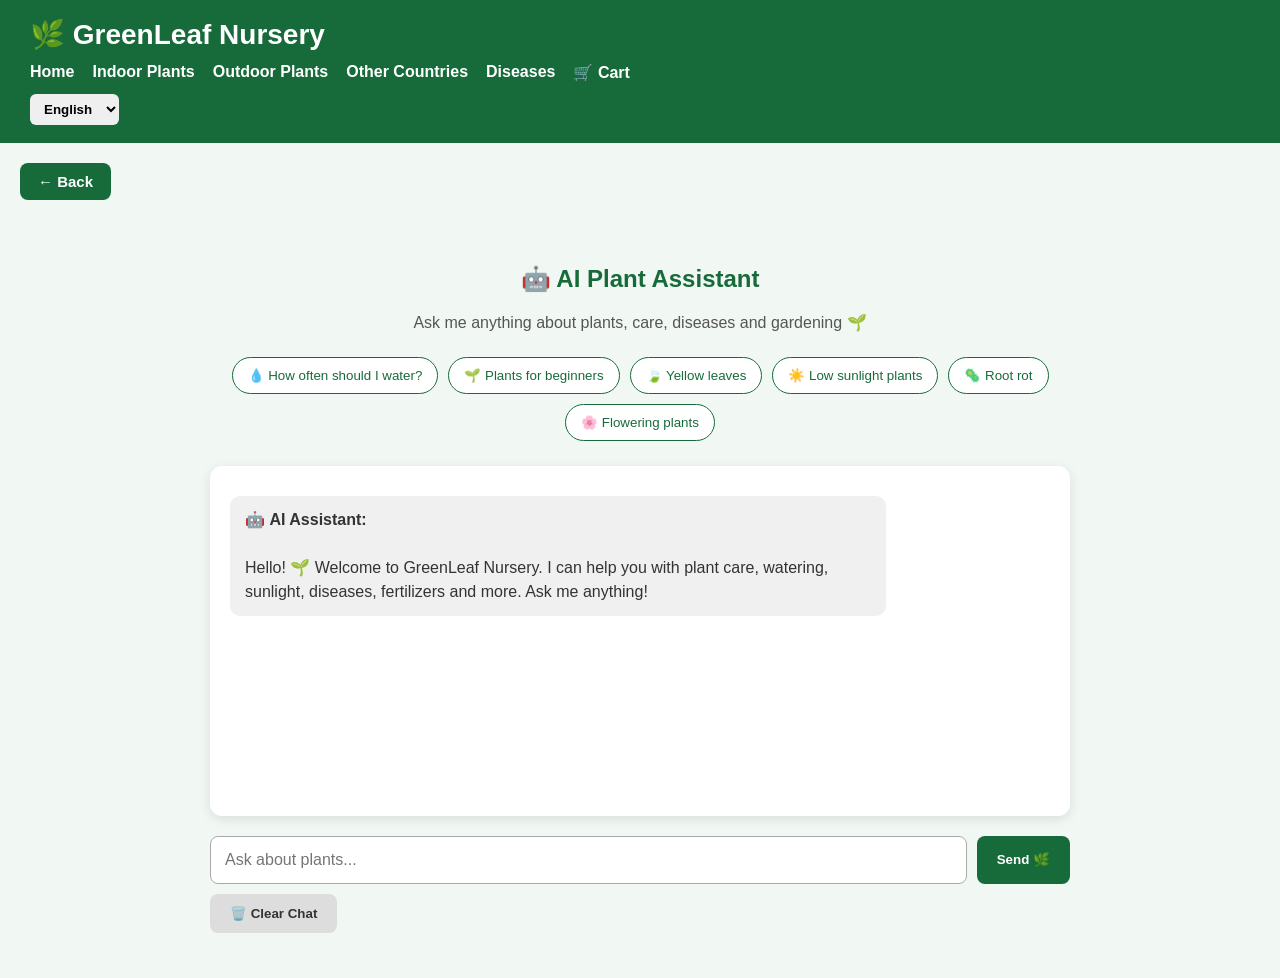
<file: ai-assistant.html>
<!DOCTYPE html>
<html lang="en">

<head>

    <meta charset="UTF-8">

    <meta name="viewport"
          content="width=device-width, initial-scale=1.0">

    <title>AI Plant Assistant - GreenLeaf Nursery</title>

    <style>

        * {
            box-sizing: border-box;
        }

        body {
            margin: 0;
            font-family: Arial, sans-serif;
            background: #f1f8f4;
            color: #333;
        }

        header {
            background: #176b3a;
            color: white;
            padding: 18px 30px;
        }

        header h1 {
            margin: 0 0 12px;
            font-size: 28px;
        }

        nav {
            display: flex;
            flex-wrap: wrap;
            gap: 18px;
        }

        nav a {
            color: white;
            text-decoration: none;
            font-weight: bold;
        }

        nav a:hover {
            text-decoration: underline;
        }

        /* LANGUAGE */

        .language-box {
            margin-top: 12px;
        }

        .language-box select {
            padding: 7px 10px;
            border-radius: 6px;
            border: none;
            font-weight: bold;
        }

        /* BACK BUTTON */

        .back-btn {
            display: inline-block;
            margin: 20px 20px 0;
            padding: 10px 18px;
            background: #176b3a;
            color: white;
            border: none;
            border-radius: 8px;
            cursor: pointer;
            font-size: 15px;
            font-weight: bold;
            text-decoration: none;
        }

        .back-btn:hover {
            background: #0f4f2b;
        }

        .container {
            max-width: 900px;
            margin: 25px auto;
            padding: 20px;
        }

        .title {
            text-align: center;
            color: #176b3a;
        }

        .subtitle {
            text-align: center;
            color: #555;
        }

        .suggestions {
            display: flex;
            flex-wrap: wrap;
            justify-content: center;
            gap: 10px;
            margin: 25px 0;
        }

        .suggestion {
            background: white;
            border: 1px solid #176b3a;
            color: #176b3a;
            padding: 10px 15px;
            border-radius: 20px;
            cursor: pointer;
        }

        .suggestion:hover {
            background: #176b3a;
            color: white;
        }

        .chat-box {
            background: white;
            border-radius: 12px;
            padding: 20px;
            min-height: 350px;
            max-height: 500px;
            overflow-y: auto;
            box-shadow: 0 3px 12px rgba(0,0,0,0.1);
        }

        .message {
            padding: 12px 15px;
            margin: 10px 0;
            border-radius: 10px;
            line-height: 1.5;
        }

        .user-message {
            background: #dff2e5;
            text-align: right;
            margin-left: 20%;
        }

        .ai-message {
            background: #f0f0f0;
            margin-right: 20%;
        }

        .input-area {
            display: flex;
            gap: 10px;
            margin-top: 20px;
        }

        #userInput {
            flex: 1;
            padding: 14px;
            border: 1px solid #aaa;
            border-radius: 8px;
            font-size: 16px;
        }

        .send-btn,
        .clear-btn {
            padding: 12px 20px;
            border: none;
            border-radius: 8px;
            cursor: pointer;
            font-weight: bold;
        }

        .send-btn {
            background: #176b3a;
            color: white;
        }

        .send-btn:hover {
            background: #0f4f2b;
        }

        .clear-btn {
            background: #ddd;
            color: #333;
            margin-top: 10px;
        }

        .clear-btn:hover {
            background: #ccc;
        }

        @media (max-width: 600px) {

            header {
                padding: 15px;
            }

            nav {
                gap: 10px;
            }

            .container {
                padding: 10px;
            }

            .input-area {
                flex-direction: column;
            }

            .user-message {
                margin-left: 5%;
            }

            .ai-message {
                margin-right: 5%;
            }

        }

    </style>

</head>

<body>


<header>

    <h1>🌿 GreenLeaf Nursery</h1>

    <nav>

        <a href="index.html" data-lang="home">Home</a>

        <a href="indoor.html" data-lang="indoor">Indoor</a>

        <a href="outdoor.html" data-lang="outdoor">Outdoor</a>

        <a href="countries.html" data-lang="countries">
            Other Countries
        </a>

        <a href="diseases.html" data-lang="diseases">
            Diseases
        </a>

        <a href="cart.html" data-lang="cart">
            🛒 Cart
        </a>

    </nav>


    <!-- LANGUAGE -->

    <div class="language-box">

        <select id="languageSelect"
                onchange="changeLanguage(this.value)">

            <option value="en">English</option>
            <option value="te">తెలుగు</option>
            <option value="hi">हिंदी</option>

        </select>

    </div>

</header>


<!-- BACK BUTTON -->

<a href="index.html"
   class="back-btn"
   data-ai-lang="back">

    ← Back

</a>


<div class="container">

    <h2 class="title"
        data-ai-lang="title">

        🤖 AI Plant Assistant

    </h2>


    <p class="subtitle"
       data-ai-lang="subtitle">

        Ask me anything about plants, care, diseases and gardening 🌱

    </p>


    <!-- SUGGESTED QUESTIONS -->

    <div class="suggestions">

        <button
            class="suggestion"
            onclick="askQuestion('How often should I water my plants?')"
            data-ai-lang="waterQuestion">

            💧 How often should I water?

        </button>


        <button
            class="suggestion"
            onclick="askQuestion('Which plants are good for beginners?')"
            data-ai-lang="beginnerQuestion">

            🌱 Plants for beginners

        </button>


        <button
            class="suggestion"
            onclick="askQuestion('Why are my plant leaves turning yellow?')"
            data-ai-lang="yellowQuestion">

            🍃 Yellow leaves

        </button>


        <button
            class="suggestion"
            onclick="askQuestion('Which plants need low sunlight?')"
            data-ai-lang="lowLightQuestion">

            ☀️ Low sunlight plants

        </button>


        <button
            class="suggestion"
            onclick="askQuestion('What is root rot?')"
            data-ai-lang="rootRotQuestion">

            🦠 Root rot

        </button>


        <button
            class="suggestion"
            onclick="askQuestion('Best flowering plants')"
            data-ai-lang="flowerQuestion">

            🌸 Flowering plants

        </button>

    </div>


    <!-- CHAT BOX -->

    <div class="chat-box"
         id="chatBox">

        <div class="message ai-message">

            🤖 <strong class="ai-label">AI Assistant:</strong><br>

            <span data-ai-lang="welcome">

                Hello! 🌱 Welcome to GreenLeaf Nursery.

                I can help you with plant care,
                watering, sunlight, diseases,
                fertilizers and more.

                Ask me anything!

            </span>

        </div>

    </div>


    <!-- INPUT -->

    <div class="input-area">

        <input
            type="text"
            id="userInput"
            placeholder="Ask about plants..."
            onkeydown="handleEnter(event)">

        <button
            class="send-btn"
            onclick="sendMessage()"
            data-ai-lang="send">

            Send 🌿

        </button>

    </div>


    <button
        class="clear-btn"
        onclick="clearChat()"
        data-ai-lang="clear">

        🗑️ Clear Chat

    </button>

</div>


<script>


// ======================================
// LANGUAGE
// ======================================

const aiLanguages = {

    en: {

        back: "← Back",

        title: "🤖 AI Plant Assistant",

        subtitle:
        "Ask me anything about plants, care, diseases and gardening 🌱",

        waterQuestion:
        "💧 How often should I water?",

        beginnerQuestion:
        "🌱 Plants for beginners",

        yellowQuestion:
        "🍃 Yellow leaves",

        lowLightQuestion:
        "☀️ Low sunlight plants",

        rootRotQuestion:
        "🦠 Root rot",

        flowerQuestion:
        "🌸 Flowering plants",

        welcome:
        `Hello! 🌱 Welcome to GreenLeaf Nursery.

        I can help you with plant care,
        watering, sunlight, diseases,
        fertilizers and more.

        Ask me anything!`,

        send: "Send 🌿",

        clear: "🗑️ Clear Chat",

        you: "You:",

        ai: "AI Assistant:",

        hello:
        `Hello! 🌱😊<br><br>
        Welcome to GreenLeaf Nursery!
        <br><br>
        I can help you with plant selection,
        watering, sunlight, diseases,
        fertilizers and plant care.`,

        thanks:
        `You're welcome! 🌿😊<br><br>
        Happy gardening!`,

        watering:
        `💧 <strong>Plant Watering Tips</strong><br><br>
        Do not water plants on a fixed schedule only.
        <br><br>
        Check the top layer of soil first.
        <br><br>
        If the soil is dry, water the plant.
        <br><br>
        Avoid overwatering because it can cause root rot.`,

        sunlight:
        `☀️ <strong>Sunlight Tips</strong><br><br>
        Plants have different light requirements.
        <br><br>
        • Low light: Snake Plant, ZZ Plant<br>
        • Medium light: Peace Lily<br>
        • Bright light: Monstera<br>
        • Full sun: Rose, Hibiscus, Marigold`,

        soil:
        `🌱 <strong>Soil Tips</strong><br><br>
        Most plants prefer loose,
        nutrient-rich and well-draining soil.
        <br><br>
        For indoor plants, make sure excess water
        can drain from the pot.`,

        fertilizer:
        `🌿 <strong>Fertilizer Tips</strong><br><br>
        Use a balanced fertilizer during
        the plant's active growing season.
        <br><br>
        Avoid using too much fertilizer because
        it can damage roots.`,

        yellow:
        `🍃 <strong>Yellow Leaves</strong><br><br>
        Common causes include:
        <br><br>
        • Overwatering<br>
        • Poor drainage<br>
        • Lack of sunlight<br>
        • Nutrient deficiency<br>
        • Natural aging
        <br><br>
        First check the soil moisture and drainage.`,

        rootRot:
        `🦠 <strong>Root Rot</strong><br><br>
        Root rot is usually caused by
        excessive moisture around the roots.
        <br><br>
        Symptoms:
        <br>
        • Yellow leaves<br>
        • Soft roots<br>
        • Bad smell<br>
        • Wilting
        <br><br>
        Improve drainage and reduce watering.`,

        indoor:
        `🏠 <strong>Good Indoor Plants</strong><br><br>
        • Snake Plant<br>
        • Money Plant<br>
        • Peace Lily<br>
        • ZZ Plant<br>
        • Spider Plant<br>
        • Monstera
        <br><br>
        Most prefer bright indirect light.`,

        outdoor:
        `🌳 <strong>Outdoor Plants</strong><br><br>
        • Rose<br>
        • Hibiscus<br>
        • Marigold<br>
        • Jasmine<br>
        • Bougainvillea<br>
        • Tulsi
        <br><br>
        Most outdoor flowering plants need good sunlight.`,

        beginner:
        `🌱 <strong>Best Plants for Beginners</strong><br><br>
        I recommend:
        <br><br>
        • Snake Plant<br>
        • Money Plant<br>
        • Aloe Vera<br>
        • Spider Plant<br>
        • ZZ Plant
        <br><br>
        These plants are relatively easy to maintain.`,

        flowering:
        `🌸 <strong>Flowering Plants</strong><br><br>
        • Rose<br>
        • Hibiscus<br>
        • Jasmine<br>
        • Marigold<br>
        • Tulip<br>
        • Lavender`,

        lowMaintenance:
        `🌱 <strong>Low Maintenance Plants</strong><br><br>
        • Snake Plant<br>
        • Money Plant<br>
        • Aloe Vera<br>
        • ZZ Plant<br>
        • Spider Plant`,

        diseases:
        `🦠 <strong>Common Plant Diseases</strong><br><br>
        • Root rot<br>
        • Powdery mildew<br>
        • Leaf spot<br>
        • Rust
        <br><br>
        Good air circulation and proper watering
        help prevent many diseases.`,

        pests:
        `🐛 <strong>Plant Pest Control</strong><br><br>
        Common pests include aphids,
        mealybugs and spider mites.
        <br><br>
        • Isolate affected plants<br>
        • Wash leaves gently<br>
        • Remove visible pests<br>
        • Use suitable organic pest control`,

        shopping:
        `🛒 You can explore our plant categories
        and add your favourite plants to the cart.
        <br><br>
        Visit the Home page to start shopping. 🌱`,

        default:
        `🌱 I'm here to help with plant care!
        <br><br>
        You can ask me about:
        <br><br>
        • Plant watering 💧<br>
        • Sunlight ☀️<br>
        • Soil 🌱<br>
        • Fertilizers 🌿<br>
        • Plant diseases 🦠<br>
        • Indoor plants 🏠<br>
        • Outdoor plants 🌳<br>
        • Flowering plants 🌸
        <br><br>
        Tell me the name of a specific plant
        and I can give you its care tips.`

    },


    te: {

        back: "← వెనుకకు",

        title: "🤖 AI మొక్కల సహాయకుడు",

        subtitle:
        "మొక్కలు, సంరక్షణ, వ్యాధులు మరియు గార్డెనింగ్ గురించి ఏదైనా అడగండి 🌱",

        waterQuestion:
        "💧 మొక్కలకు ఎంత తరచుగా నీరు పోయాలి?",

        beginnerQuestion:
        "🌱 ప్రారంభకులకు మంచి మొక్కలు",

        yellowQuestion:
        "🍃 ఆకులు పసుపు రంగులోకి ఎందుకు మారుతున్నాయి?",

        lowLightQuestion:
        "☀️ తక్కువ సూర్యకాంతి అవసరమైన మొక్కలు",

        rootRotQuestion:
        "🦠 Root Rot అంటే ఏమిటి?",

        flowerQuestion:
        "🌸 పూల మొక్కలు",

        welcome:
        `హలో! 🌱 GreenLeaf Nursery కి స్వాగతం.

        మొక్కల సంరక్షణ, నీరు, సూర్యకాంతి,
        వ్యాధులు, ఎరువులు మరియు మరెన్నో విషయాలలో
        నేను మీకు సహాయం చేయగలను.

        ఏదైనా అడగండి!`,

        send: "పంపండి 🌿",

        clear: "🗑️ చాట్ క్లియర్ చేయండి",

        you: "మీరు:",

        ai: "AI సహాయకుడు:",

        hello:
        `హలో! 🌱😊<br><br>
        GreenLeaf Nursery కి స్వాగతం!
        <br><br>
        మొక్కల ఎంపిక, నీరు, సూర్యకాంతి,
        వ్యాధులు, ఎరువులు మరియు మొక్కల సంరక్షణ
        గురించి నేను సహాయం చేయగలను.`,

        thanks:
        `మీకు స్వాగతం! 🌿😊<br><br>
        మీ గార్డెనింగ్ ఆనందంగా సాగాలని కోరుకుంటున్నాను!`,

        watering:
        `💧 <strong>మొక్కలకు నీరు పోయడం</strong><br><br>
        ప్రతిరోజూ ఒకే సమయానికి నీరు పోయాల్సిన అవసరం లేదు.
        <br><br>
        ముందుగా మట్టి పై పొరను పరిశీలించండి.
        <br><br>
        మట్టి పొడిగా ఉంటే నీరు పోయండి.
        <br><br>
        ఎక్కువ నీరు పోయడం వల్ల Root Rot రావచ్చు.`,

        sunlight:
        `☀️ <strong>సూర్యకాంతి సూచనలు</strong><br><br>
        ప్రతి మొక్కకు వేర్వేరు కాంతి అవసరం ఉంటుంది.
        <br><br>
        • తక్కువ కాంతి: Snake Plant, ZZ Plant<br>
        • మధ్యస్థ కాంతి: Peace Lily<br>
        • ప్రకాశవంతమైన కాంతి: Monstera<br>
        • పూర్తి సూర్యకాంతి: Rose, Hibiscus, Marigold`,

        soil:
        `🌱 <strong>మట్టి సూచనలు</strong><br><br>
        ఎక్కువ మొక్కలకు వదులుగా ఉండే,
        పోషకాలు కలిగిన మరియు నీరు సులభంగా బయటకు వెళ్లే
        మట్టి మంచిది.
        <br><br>
        కుండలో అదనపు నీరు బయటకు వెళ్లేలా చూసుకోండి.`,

        fertilizer:
        `🌿 <strong>ఎరువుల సూచనలు</strong><br><br>
        మొక్క పెరుగుతున్న సమయంలో సమతుల్యమైన ఎరువును ఉపయోగించండి.
        <br><br>
        ఎక్కువ ఎరువు ఉపయోగించకండి.
        అది వేర్లను దెబ్బతీయవచ్చు.`,

        yellow:
        `🍃 <strong>పసుపు ఆకులు</strong><br><br>
        సాధారణ కారణాలు:
        <br><br>
        • ఎక్కువ నీరు<br>
        • సరైన డ్రైనేజ్ లేకపోవడం<br>
        • తగినంత సూర్యకాంతి లేకపోవడం<br>
        • పోషకాల లోపం<br>
        • సహజమైన వృద్ధాప్యం
        <br><br>
        ముందుగా మట్టి తేమ మరియు డ్రైనేజ్‌ను పరిశీలించండి.`,

        rootRot:
        `🦠 <strong>Root Rot</strong><br><br>
        వేర్ల దగ్గర ఎక్కువ తేమ ఉండటం వల్ల సాధారణంగా Root Rot వస్తుంది.
        <br><br>
        లక్షణాలు:
        <br>
        • పసుపు ఆకులు<br>
        • మెత్తబడిన వేర్లు<br>
        • దుర్వాసన<br>
        • మొక్క వాడిపోవడం
        <br><br>
        డ్రైనేజ్ మెరుగుపరచి నీరు పోయడం తగ్గించండి.`,

        indoor:
        `🏠 <strong>మంచి Indoor Plants</strong><br><br>
        • Snake Plant<br>
        • Money Plant<br>
        • Peace Lily<br>
        • ZZ Plant<br>
        • Spider Plant<br>
        • Monstera
        <br><br>
        వీటిలో చాలా మొక్కలకు ప్రకాశవంతమైన పరోక్ష కాంతి ఇష్టం.`,

        outdoor:
        `🌳 <strong>Outdoor Plants</strong><br><br>
        • Rose<br>
        • Hibiscus<br>
        • Marigold<br>
        • Jasmine<br>
        • Bougainvillea<br>
        • Tulsi
        <br><br>
        ఎక్కువ Outdoor పూల మొక్కలకు మంచి సూర్యకాంతి అవసరం.`,

        beginner:
        `🌱 <strong>ప్రారంభకులకు మంచి మొక్కలు</strong><br><br>
        నేను సూచించేవి:
        <br><br>
        • Snake Plant<br>
        • Money Plant<br>
        • Aloe Vera<br>
        • Spider Plant<br>
        • ZZ Plant
        <br><br>
        ఈ మొక్కలను సంరక్షించడం సులభం.`,

        flowering:
        `🌸 <strong>పూల మొక్కలు</strong><br><br>
        • Rose<br>
        • Hibiscus<br>
        • Jasmine<br>
        • Marigold<br>
        • Tulip<br>
        • Lavender`,

        lowMaintenance:
        `🌱 <strong>తక్కువ సంరక్షణ అవసరమైన మొక్కలు</strong><br><br>
        • Snake Plant<br>
        • Money Plant<br>
        • Aloe Vera<br>
        • ZZ Plant<br>
        • Spider Plant`,

        diseases:
        `🦠 <strong>సాధారణ మొక్కల వ్యాధులు</strong><br><br>
        • Root Rot<br>
        • Powdery Mildew<br>
        • Leaf Spot<br>
        • Rust
        <br><br>
        మంచి గాలి ప్రసరణ మరియు సరైన నీరు పోయడం
        చాలా వ్యాధులను నివారించడంలో సహాయపడతాయి.`,

        pests:
        `🐛 <strong>మొక్కల పురుగుల నియంత్రణ</strong><br><br>
        సాధారణ పురుగులు Aphids, Mealybugs మరియు Spider Mites.
        <br><br>
        • ప్రభావిత మొక్కను వేరుగా ఉంచండి<br>
        • ఆకులను మెల్లగా కడగండి<br>
        • కనిపించే పురుగులను తొలగించండి<br>
        • సరైన organic pest control ఉపయోగించండి`,

        shopping:
        `🛒 మా మొక్కల categories ను చూడండి
        మరియు మీకు నచ్చిన మొక్కలను Cart లోకి జోడించండి.
        <br><br>
        Shopping ప్రారంభించడానికి Home page కి వెళ్లండి. 🌱`,

        default:
        `🌱 మొక్కల సంరక్షణ గురించి సహాయం చేయడానికి నేను ఇక్కడ ఉన్నాను!
        <br><br>
        మీరు వీటి గురించి అడగవచ్చు:
        <br><br>
        • మొక్కలకు నీరు 💧<br>
        • సూర్యకాంతి ☀️<br>
        • మట్టి 🌱<br>
        • ఎరువులు 🌿<br>
        • మొక్కల వ్యాధులు 🦠<br>
        • Indoor Plants 🏠<br>
        • Outdoor Plants 🌳<br>
        • పూల మొక్కలు 🌸
        <br><br>
        ఏదైనా మొక్క పేరు చెప్పండి,
        దాని సంరక్షణ గురించి చెబుతాను.`

    },


    hi: {

        back: "← वापस",

        title: "🤖 AI पौधा सहायक",

        subtitle:
        "पौधों, देखभाल, बीमारियों और बागवानी के बारे में कुछ भी पूछें 🌱",

        waterQuestion:
        "💧 पौधों को कितनी बार पानी देना चाहिए?",

        beginnerQuestion:
        "🌱 शुरुआती लोगों के लिए पौधे",

        yellowQuestion:
        "🍃 पत्तियाँ पीली क्यों हो रही हैं?",

        lowLightQuestion:
        "☀️ कम रोशनी वाले पौधे",

        rootRotQuestion:
        "🦠 Root Rot क्या है?",

        flowerQuestion:
        "🌸 फूलों वाले पौधे",

        welcome:
        `नमस्ते! 🌱 GreenLeaf Nursery में आपका स्वागत है।

        मैं पौधों की देखभाल, पानी,
        रोशनी, बीमारियों, खाद और अन्य विषयों
        में आपकी मदद कर सकता हूँ।

        मुझसे कुछ भी पूछें!`,

        send: "भेजें 🌿",

        clear: "🗑️ चैट साफ करें",

        you: "आप:",

        ai: "AI सहायक:",

        hello:
        `नमस्ते! 🌱😊<br><br>
        GreenLeaf Nursery में आपका स्वागत है!
        <br><br>
        मैं पौधों का चयन, पानी, रोशनी,
        बीमारियों, खाद और पौधों की देखभाल
        में आपकी मदद कर सकता हूँ.`,

        thanks:
        `आपका स्वागत है! 🌿😊<br><br>
        Happy Gardening!`,

        watering:
        `💧 <strong>पौधों को पानी देने के सुझाव</strong><br><br>
        पौधों को केवल एक निश्चित समय के अनुसार पानी न दें।
        <br><br>
        पहले मिट्टी की ऊपरी परत को देखें।
        <br><br>
        यदि मिट्टी सूखी है तो पानी दें।
        <br><br>
        अधिक पानी देने से Root Rot हो सकता है.`,

        sunlight:
        `☀️ <strong>सूरज की रोशनी के सुझाव</strong><br><br>
        अलग-अलग पौधों को अलग-अलग रोशनी की जरूरत होती है।
        <br><br>
        • कम रोशनी: Snake Plant, ZZ Plant<br>
        • मध्यम रोशनी: Peace Lily<br>
        • तेज रोशनी: Monstera<br>
        • पूरी धूप: Rose, Hibiscus, Marigold`,

        soil:
        `🌱 <strong>मिट्टी के सुझाव</strong><br><br>
        अधिकतर पौधों के लिए ढीली,
        पोषक तत्वों वाली और अच्छी drainage वाली मिट्टी अच्छी होती है।
        <br><br>
        गमले में अतिरिक्त पानी बाहर निकलना चाहिए.`,

        fertilizer:
        `🌿 <strong>खाद के सुझाव</strong><br><br>
        पौधे के बढ़ने के समय संतुलित खाद का उपयोग करें।
        <br><br>
        बहुत अधिक खाद का उपयोग न करें,
        इससे जड़ों को नुकसान हो सकता है.`,

        yellow:
        `🍃 <strong>पीली पत्तियाँ</strong><br><br>
        सामान्य कारण:
        <br><br>
        • अधिक पानी<br>
        • खराब drainage<br>
        • कम रोशनी<br>
        • पोषक तत्वों की कमी<br>
        • प्राकृतिक उम्र
        <br><br>
        सबसे पहले मिट्टी की नमी और drainage देखें.`,

        rootRot:
        `🦠 <strong>Root Rot</strong><br><br>
        जड़ों के आसपास अधिक नमी के कारण Root Rot हो सकता है।
        <br><br>
        लक्षण:
        <br>
        • पीली पत्तियाँ<br>
        • नरम जड़ें<br>
        • खराब गंध<br>
        • पौधे का मुरझाना
        <br><br>
        drainage सुधारें और पानी कम दें.`,

        indoor:
        `🏠 <strong>अच्छे Indoor Plants</strong><br><br>
        • Snake Plant<br>
        • Money Plant<br>
        • Peace Lily<br>
        • ZZ Plant<br>
        • Spider Plant<br>
        • Monstera
        <br><br>
        इनमें से अधिकतर को bright indirect light पसंद है.`,

        outdoor:
        `🌳 <strong>Outdoor Plants</strong><br><br>
        • Rose<br>
        • Hibiscus<br>
        • Marigold<br>
        • Jasmine<br>
        • Bougainvillea<br>
        • Tulsi
        <br><br>
        अधिकतर outdoor flowering plants को अच्छी धूप चाहिए.`,

        beginner:
        `🌱 <strong>शुरुआती लोगों के लिए अच्छे पौधे</strong><br><br>
        मैं सुझाव देता हूँ:
        <br><br>
        • Snake Plant<br>
        • Money Plant<br>
        • Aloe Vera<br>
        • Spider Plant<br>
        • ZZ Plant
        <br><br>
        इन पौधों की देखभाल अपेक्षाकृत आसान है.`,

        flowering:
        `🌸 <strong>फूलों वाले पौधे</strong><br><br>
        • Rose<br>
        • Hibiscus<br>
        • Jasmine<br>
        • Marigold<br>
        • Tulip<br>
        • Lavender`,

        lowMaintenance:
        `🌱 <strong>कम देखभाल वाले पौधे</strong><br><br>
        • Snake Plant<br>
        • Money Plant<br>
        • Aloe Vera<br>
        • ZZ Plant<br>
        • Spider Plant`,

        diseases:
        `🦠 <strong>सामान्य पौधों की बीमारियाँ</strong><br><br>
        • Root Rot<br>
        • Powdery Mildew<br>
        • Leaf Spot<br>
        • Rust
        <br><br>
        अच्छी हवा और सही पानी देने से
        कई बीमारियों को रोका जा सकता है.`,

        pests:
        `🐛 <strong>पौधों के कीट नियंत्रण</strong><br><br>
        सामान्य कीटों में Aphids,
        Mealybugs और Spider Mites शामिल हैं।
        <br><br>
        • प्रभावित पौधे को अलग रखें<br>
        • पत्तियों को धीरे से धोएँ<br>
        • दिखाई देने वाले कीट हटाएँ<br>
        • उचित organic pest control का उपयोग करें`,

        shopping:
        `🛒 हमारी plant categories देखें
        और अपने पसंदीदा पौधों को Cart में जोड़ें।
        <br><br>
        Shopping शुरू करने के लिए Home page पर जाएँ. 🌱`,

        default:
        `🌱 मैं पौधों की देखभाल में आपकी मदद करने के लिए यहाँ हूँ!
        <br><br>
        आप इन विषयों के बारे में पूछ सकते हैं:
        <br><br>
        • पानी 💧<br>
        • सूरज की रोशनी ☀️<br>
        • मिट्टी 🌱<br>
        • खाद 🌿<br>
        • पौधों की बीमारियाँ 🦠<br>
        • Indoor Plants 🏠<br>
        • Outdoor Plants 🌳<br>
        • Flowering Plants 🌸
        <br><br>
        किसी पौधे का नाम बताइए,
        मैं उसकी देखभाल के बारे में बताऊँगा.`

    }

};


// ======================================
// GET LANGUAGE
// ======================================

function getLanguage() {

    return localStorage.getItem("selectedLanguage") || "en";

}


// ======================================
// CHANGE LANGUAGE
// ======================================

function changeLanguage(language) {

    localStorage.setItem(
        "selectedLanguage",
        language
    );

    applyAILanguage(language);

}


// ======================================
// APPLY LANGUAGE
// ======================================

function applyAILanguage(language) {

    const t =
        aiLanguages[language] ||
        aiLanguages.en;


    document.documentElement.lang =
        language;


    document
        .getElementById("languageSelect")
        .value = language;


    document
        .querySelectorAll("[data-ai-lang]")
        .forEach(element => {

            const key =
                element.getAttribute("data-ai-lang");

            if (t[key]) {
                element.innerHTML =
                    t[key];
            }

        });


    document
        .getElementById("userInput")
        .placeholder =
        language === "te"
        ? "మొక్కల గురించి అడగండి..."
        : language === "hi"
        ? "पौधों के बारे में पूछें..."
        : "Ask about plants...";


    document.title =
        language === "te"
        ? "AI మొక్కల సహాయకుడు - GreenLeaf Nursery"
        : language === "hi"
        ? "AI पौधा सहायक - GreenLeaf Nursery"
        : "AI Plant Assistant - GreenLeaf Nursery";


    updateChatLanguage(language);

}


// ======================================
// UPDATE INITIAL CHAT
// ======================================

function updateChatLanguage(language) {

    const t =
        aiLanguages[language] ||
        aiLanguages.en;

    const chatBox =
        document.getElementById("chatBox");

    /*
       Only update the initial message
       if there are no user messages.
    */

    const userMessages =
        chatBox.querySelectorAll(".user-message");

    if (userMessages.length === 0) {

        chatBox.innerHTML = `

            <div class="message ai-message">

                🤖 <strong>${t.ai}</strong><br><br>

                ${t.welcome}

            </div>

        `;

    }

}


// ======================================
// SEND MESSAGE
// ======================================

function sendMessage() {

    let input =
        document.getElementById("userInput");

    let question =
        input.value.trim();

    if (question === "") {
        return;
    }

    askQuestion(question);

    input.value = "";

}


// ======================================
// ENTER KEY
// ======================================

function handleEnter(event) {

    if (event.key === "Enter") {

        sendMessage();

    }

}


// ======================================
// ASK QUESTION
// ======================================

function askQuestion(question) {

    let chatBox =
        document.getElementById("chatBox");


    const language =
        getLanguage();

    const t =
        aiLanguages[language] ||
        aiLanguages.en;


    // USER MESSAGE

    let userMessage =
        document.createElement("div");

    userMessage.className =
        "message user-message";

    userMessage.innerHTML =
        "👤 <strong>" +
        t.you +
        "</strong><br>" +
        question;

    chatBox.appendChild(userMessage);


    // AI RESPONSE

    let response =
        getAIResponse(question);


    let aiMessage =
        document.createElement("div");

    aiMessage.className =
        "message ai-message";

    aiMessage.innerHTML =
        "🤖 <strong>" +
        t.ai +
        "</strong><br><br>" +
        response;

    chatBox.appendChild(aiMessage);


    chatBox.scrollTop =
        chatBox.scrollHeight;

}


// ======================================
// AI RESPONSE
// ======================================

function getAIResponse(question) {

    let q =
        question.toLowerCase();

    const language =
        getLanguage();

    const t =
        aiLanguages[language] ||
        aiLanguages.en;


    // GREETING

    if (
        q.includes("hello") ||
        q.includes("hi") ||
        q.includes("hey") ||
        q.includes("హలో") ||
        q.includes("నమస్తే") ||
        q.includes("नमस्ते")
    ) {

        return t.hello;

    }


    // THANK YOU

    if (
        q.includes("thank") ||
        q.includes("thanks") ||
        q.includes("ధన్యవాద") ||
        q.includes("धन्यवाद")
    ) {

        return t.thanks;

    }


    // WATERING

    if (
        q.includes("water") ||
        q.includes("watering") ||
        q.includes("నీరు") ||
        q.includes("पानी")
    ) {

        return t.watering;

    }


    // SUNLIGHT

    if (
        q.includes("sunlight") ||
        q.includes("light") ||
        q.includes("సూర్యకాంతి") ||
        q.includes("रोशनी")
    ) {

        return t.sunlight;

    }


    // SOIL

    if (
        q.includes("soil") ||
        q.includes("మట్టి") ||
        q.includes("मिट्टी")
    ) {

        return t.soil;

    }


    // FERTILIZER

    if (
        q.includes("fertilizer") ||
        q.includes("fertiliser") ||
        q.includes("ఎరువు") ||
        q.includes("खाद")
    ) {

        return t.fertilizer;

    }


    // YELLOW LEAVES

    if (
        q.includes("yellow") ||
        q.includes("yellow leaves") ||
        q.includes("పసుపు") ||
        q.includes("पीली")
    ) {

        return t.yellow;

    }


    // ROOT ROT

    if (
        q.includes("root rot") ||
        q.includes("వేరు కుళ్ళు") ||
        q.includes("जड़ सड़न")
    ) {

        return t.rootRot;

    }


    // INDOOR

    if (
        q.includes("indoor") ||
        q.includes("ఇండోర్") ||
        q.includes("इनडोर")
    ) {

        return t.indoor;

    }


    // OUTDOOR

    if (
        q.includes("outdoor") ||
        q.includes("అవుట్‌డోర్") ||
        q.includes("आउटडोर")
    ) {

        return t.outdoor;

    }


    // BEGINNER

    if (
        q.includes("beginner") ||
        q.includes("new gardener") ||
        q.includes("ప్రారంభక") ||
        q.includes("शुरुआती")
    ) {

        return t.beginner;

    }


    // FLOWERING

    if (
        q.includes("flowering") ||
        q.includes("flowers") ||
        q.includes("పూల") ||
        q.includes("फूल")
    ) {

        return t.flowering;

    }


    // LOW MAINTENANCE

    if (
        q.includes("low maintenance") ||
        q.includes("easy care") ||
        q.includes("తక్కువ సంరక్షణ") ||
        q.includes("कम देखभाल")
    ) {

        return t.lowMaintenance;

    }


    // DISEASES

    if (
        q.includes("disease") ||
        q.includes("diseases") ||
        q.includes("వ్యాధి") ||
        q.includes("बीमारी")
    ) {

        return t.diseases;

    }


    // PESTS

    if (
        q.includes("pest") ||
        q.includes("insect") ||
        q.includes("bugs") ||
        q.includes("పురుగు") ||
        q.includes("कीट")
    ) {

        return t.pests;

    }


    // SHOPPING

    if (
        q.includes("buy") ||
        q.includes("shop") ||
        q.includes("purchase") ||
        q.includes("కొన") ||
        q.includes("खरीद")
    ) {

        return t.shopping;

    }


    // SPECIFIC PLANTS

    if (q.includes("money plant") ||
        q.includes("pothos")) {

        return plantResponse(
            "Money Plant",
            language
        );

    }


    if (q.includes("snake plant")) {

        return plantResponse(
            "Snake Plant",
            language
        );

    }


    if (q.includes("peace lily")) {

        return plantResponse(
            "Peace Lily",
            language
        );

    }


    if (
        q.includes("aloe vera") ||
        q.includes("aloe")
    ) {

        return plantResponse(
            "Aloe Vera",
            language
        );

    }


    if (q.includes("monstera")) {

        return plantResponse(
            "Monstera",
            language
        );

    }


    if (q.includes("hibiscus")) {

        return plantResponse(
            "Hibiscus",
            language
        );

    }


    if (q.includes("rose")) {

        return plantResponse(
            "Rose",
            language
        );

    }


    if (q.includes("marigold")) {

        return plantResponse(
            "Marigold",
            language
        );

    }


    if (q.includes("jasmine")) {

        return plantResponse(
            "Jasmine",
            language
        );

    }


    if (q.includes("lavender")) {

        return plantResponse(
            "Lavender",
            language
        );

    }


    // DEFAULT

    return t.default;

}


// ======================================
// SPECIFIC PLANT RESPONSE
// ======================================

function plantResponse(plant, language) {


    const responses = {

        en: {

            "Money Plant":
            `🌿 <strong>Money Plant Care</strong><br><br>
            • Light: Bright indirect sunlight<br>
            • Water: When top soil becomes dry<br>
            • Soil: Well-draining soil<br>
            • Fertilizer: Once every 1–2 months<br><br>
            It is a great indoor plant for beginners.`,

            "Snake Plant":
            `🌱 <strong>Snake Plant Care</strong><br><br>
            • Light: Low to bright indirect light<br>
            • Water: Every 2–3 weeks<br>
            • Avoid overwatering<br>
            • Soil: Well-draining soil<br><br>
            Snake plants are very low-maintenance.`,

            "Peace Lily":
            `🌸 <strong>Peace Lily Care</strong><br><br>
            • Light: Bright indirect light<br>
            • Water: Keep soil slightly moist<br>
            • Humidity: Medium to high<br>
            • Avoid direct harsh sunlight`,

            "Aloe Vera":
            `🌿 <strong>Aloe Vera Care</strong><br><br>
            • Light: Bright sunlight<br>
            • Water: Every 2–3 weeks<br>
            • Soil: Sandy, well-draining soil<br>
            • Avoid excess water<br><br>
            Aloe Vera is an easy-care plant.`,

            "Monstera":
            `🌿 <strong>Monstera Care</strong><br><br>
            • Light: Bright indirect light<br>
            • Water: When top soil dries<br>
            • Humidity: Moderate to high<br>
            • Provide support for climbing`,

            "Hibiscus":
            `🌺 <strong>Hibiscus Care</strong><br><br>
            • Light: 5–6 hours sunlight<br>
            • Water: Regularly when soil dries<br>
            • Fertilizer: Every 2–4 weeks<br>
            • Prune after flowering`,

            "Rose":
            `🌹 <strong>Rose Plant Care</strong><br><br>
            • Light: 5–6 hours sunlight<br>
            • Water: Deep watering when soil dries<br>
            • Fertilizer: Every 2–4 weeks<br>
            • Remove dead flowers regularly`,

            "Marigold":
            `🌼 <strong>Marigold Care</strong><br><br>
            • Light: Full sunlight<br>
            • Water: Moderate watering<br>
            • Soil: Well-draining soil<br>
            • Remove faded flowers`,

            "Jasmine":
            `🌼 <strong>Jasmine Care</strong><br><br>
            • Light: Bright sunlight<br>
            • Water: Moderate<br>
            • Soil: Well-draining soil<br>
            • Pruning helps new growth`,

            "Lavender":
            `💜 <strong>Lavender Care</strong><br><br>
            • Light: Full sunlight<br>
            • Water: Low to moderate<br>
            • Soil: Well-draining soil<br>
            • Avoid waterlogging`

        },


        te: {

            "Money Plant":
            `🌿 <strong>Money Plant సంరక్షణ</strong><br><br>
            • కాంతి: ప్రకాశవంతమైన పరోక్ష సూర్యకాంతి<br>
            • నీరు: మట్టి పై పొర ఎండినప్పుడు<br>
            • మట్టి: మంచి డ్రైనేజ్ ఉన్న మట్టి<br>
            • ఎరువు: ప్రతి 1–2 నెలలకు ఒకసారి<br><br>
            ప్రారంభకులకు ఇది మంచి Indoor Plant.`,

            "Snake Plant":
            `🌱 <strong>Snake Plant సంరక్షణ</strong><br><br>
            • కాంతి: తక్కువ నుండి ప్రకాశవంతమైన పరోక్ష కాంతి<br>
            • నీరు: ప్రతి 2–3 వారాలకు<br>
            • ఎక్కువ నీరు పోయకండి<br>
            • మట్టి: మంచి డ్రైనేజ్ ఉన్న మట్టి<br><br>
            Snake Plant చాలా తక్కువ సంరక్షణతో పెరుగుతుంది.`,

            "Peace Lily":
            `🌸 <strong>Peace Lily సంరక్షణ</strong><br><br>
            • కాంతి: ప్రకాశవంతమైన పరోక్ష కాంతి<br>
            • నీరు: మట్టి కొద్దిగా తేమగా ఉండాలి<br>
            • తేమ: మధ్యస్థం నుండి ఎక్కువ<br>
            • తీవ్రమైన ప్రత్యక్ష సూర్యకాంతిని నివారించండి.`,

            "Aloe Vera":
            `🌿 <strong>Aloe Vera సంరక్షణ</strong><br><br>
            • కాంతి: ప్రకాశవంతమైన సూర్యకాంతి<br>
            • నీరు: ప్రతి 2–3 వారాలకు<br>
            • మట్టి: ఇసుకతో కూడిన డ్రైనేజ్ మట్టి<br>
            • ఎక్కువ నీటిని నివారించండి<br><br>
            Aloe Vera సులభంగా సంరక్షించగల మొక్క.`,

            "Monstera":
            `🌿 <strong>Monstera సంరక్షణ</strong><br><br>
            • కాంతి: ప్రకాశవంతమైన పరోక్ష కాంతి<br>
            • నీరు: మట్టి పై పొర ఎండినప్పుడు<br>
            • తేమ: మధ్యస్థం నుండి ఎక్కువ<br>
            • ఎక్కడానికి support ఇవ్వండి.`,

            "Hibiscus":
            `🌺 <strong>Hibiscus సంరక్షణ</strong><br><br>
            • కాంతి: 5–6 గంటల సూర్యకాంతి<br>
            • నీరు: మట్టి ఎండినప్పుడు<br>
            • ఎరువు: ప్రతి 2–4 వారాలకు<br>
            • పూలు పూసిన తర్వాత pruning చేయండి.`,

            "Rose":
            `🌹 <strong>Rose Plant సంరక్షణ</strong><br><br>
            • కాంతి: 5–6 గంటల సూర్యకాంతి<br>
            • నీరు: మట్టి ఎండినప్పుడు బాగా నీరు పోయాలి<br>
            • ఎరువు: ప్రతి 2–4 వారాలకు<br>
            • ఎండిపోయిన పూలను తొలగించండి.`,

            "Marigold":
            `🌼 <strong>Marigold సంరక్షణ</strong><br><br>
            • కాంతి: పూర్తి సూర్యకాంతి<br>
            • నీరు: మితంగా<br>
            • మట్టి: మంచి డ్రైనేజ్ ఉన్న మట్టి<br>
            • వాడిపోయిన పూలను తొలగించండి.`,

            "Jasmine":
            `🌼 <strong>Jasmine సంరక్షణ</strong><br><br>
            • కాంతి: ప్రకాశవంతమైన సూర్యకాంతి<br>
            • నీరు: మితంగా<br>
            • మట్టి: మంచి డ్రైనేజ్ ఉన్న మట్టి<br>
            • Pruning కొత్త పెరుగుదలకు సహాయపడుతుంది.`,

            "Lavender":
            `💜 <strong>Lavender సంరక్షణ</strong><br><br>
            • కాంతి: పూర్తి సూర్యకాంతి<br>
            • నీరు: తక్కువ నుండి మితంగా<br>
            • మట్టి: మంచి డ్రైనేజ్ ఉన్న మట్టి<br>
            • నీరు నిల్వ ఉండకుండా చూడండి.`

        },


        hi: {

            "Money Plant":
            `🌿 <strong>Money Plant की देखभाल</strong><br><br>
            • रोशनी: तेज indirect sunlight<br>
            • पानी: मिट्टी की ऊपरी परत सूखने पर<br>
            • मिट्टी: अच्छी drainage वाली मिट्टी<br>
            • खाद: हर 1–2 महीने में<br><br>
            यह शुरुआती लोगों के लिए अच्छा Indoor Plant है.`,

            "Snake Plant":
            `🌱 <strong>Snake Plant की देखभाल</strong><br><br>
            • रोशनी: कम से तेज indirect light<br>
            • पानी: हर 2–3 सप्ताह<br>
            • अधिक पानी न दें<br>
            • मिट्टी: अच्छी drainage वाली मिट्टी<br><br>
            Snake Plant की देखभाल बहुत आसान है.`,

            "Peace Lily":
            `🌸 <strong>Peace Lily की देखभाल</strong><br><br>
            • रोशनी: तेज indirect light<br>
            • पानी: मिट्टी थोड़ी नम रखें<br>
            • नमी: मध्यम से अधिक<br>
            • तेज direct sunlight से बचाएँ.`,

            "Aloe Vera":
            `🌿 <strong>Aloe Vera की देखभाल</strong><br><br>
            • रोशनी: तेज sunlight<br>
            • पानी: हर 2–3 सप्ताह<br>
            • मिट्टी: sandy और अच्छी drainage वाली<br>
            • अधिक पानी से बचें<br><br>
            Aloe Vera की देखभाल आसान है.`,

            "Monstera":
            `🌿 <strong>Monstera की देखभाल</strong><br><br>
            • रोशनी: तेज indirect light<br>
            • पानी: मिट्टी की ऊपरी परत सूखने पर<br>
            • नमी: मध्यम से अधिक<br>
            • चढ़ने के लिए support दें.`,

            "Hibiscus":
            `🌺 <strong>Hibiscus की देखभाल</strong><br><br>
            • रोशनी: 5–6 घंटे sunlight<br>
            • पानी: मिट्टी सूखने पर<br>
            • खाद: हर 2–4 सप्ताह<br>
            • फूल आने के बाद pruning करें.`,

            "Rose":
            `🌹 <strong>Rose Plant की देखभाल</strong><br><br>
            • रोशनी: 5–6 घंटे sunlight<br>
            • पानी: मिट्टी सूखने पर अच्छी तरह पानी दें<br>
            • खाद: हर 2–4 सप्ताह<br>
            • सूखे फूलों को हटाएँ.`,

            "Marigold":
            `🌼 <strong>Marigold की देखभाल</strong><br><br>
            • रोशनी: पूरी sunlight<br>
            • पानी: मध्यम मात्रा में<br>
            • मिट्टी: अच्छी drainage वाली<br>
            • सूखे फूलों को हटाएँ.`,

            "Jasmine":
            `🌼 <strong>Jasmine की देखभाल</strong><br><br>
            • रोशनी: तेज sunlight<br>
            • पानी: मध्यम<br>
            • मिट्टी: अच्छी drainage वाली<br>
            • Pruning नई growth में मदद करती है.`,

            "Lavender":
            `💜 <strong>Lavender की देखभाल</strong><br><br>
            • रोशनी: पूरी sunlight<br>
            • पानी: कम से मध्यम<br>
            • मिट्टी: अच्छी drainage वाली<br>
            • पानी जमा न होने दें.`

        }

    };


    return responses[language][plant]
        || responses.en[plant];

}


// ======================================
// CLEAR CHAT
// ======================================

function clearChat() {

    const language =
        getLanguage();

    updateChatLanguage(language);

}


// ======================================
// PAGE LOAD
// ======================================

document.addEventListener(
    "DOMContentLoaded",
    function() {

        const language =
            localStorage.getItem("selectedLanguage")
            || "en";

        document
            .getElementById("languageSelect")
            .value = language;

        applyAILanguage(language);

    }
);

</script>


<!--
    Existing common language file.
    This keeps the navbar language
    consistent with the complete project.
-->

<script src="language.js"></script>


</body>

</html>
</file>
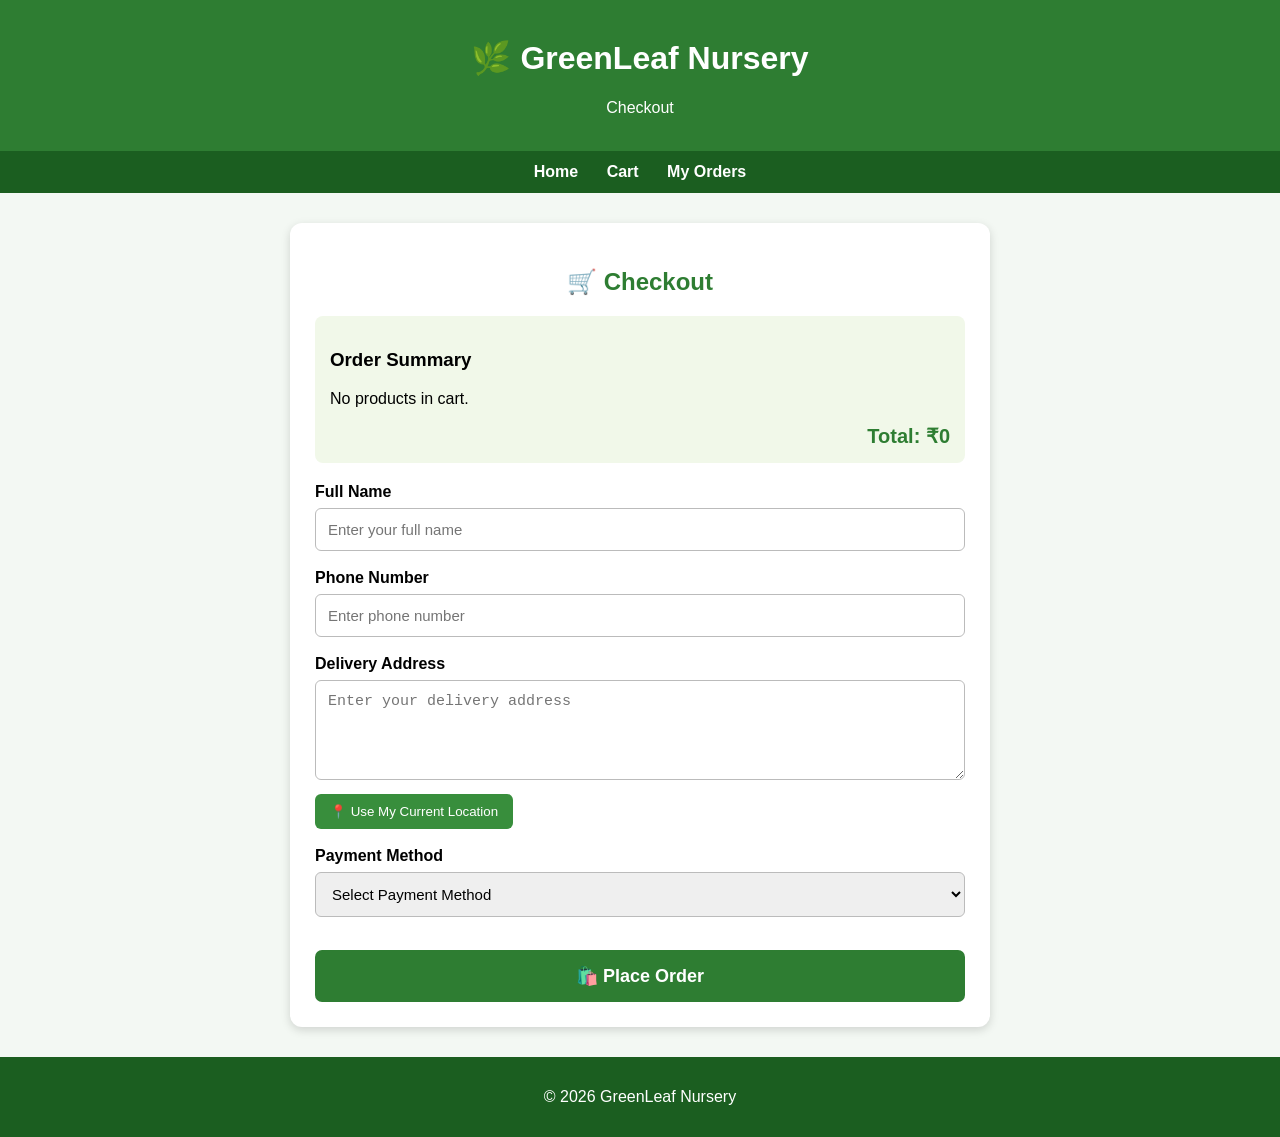
<file: checkout.html>
<!DOCTYPE html>
<html lang="en">
<head>
    <meta charset="UTF-8">
    <meta name="viewport" content="width=device-width, initial-scale=1.0">
    <title>Checkout - GreenLeaf Nursery</title>

    <style>
        body {
            margin: 0;
            font-family: Arial, sans-serif;
            background: #f3f8f3;
        }

        header {
            background: #2e7d32;
            color: white;
            text-align: center;
            padding: 18px;
        }

        nav {
            background: #1b5e20;
            padding: 12px;
            text-align: center;
        }

        nav a {
            color: white;
            text-decoration: none;
            margin: 0 12px;
            font-weight: bold;
        }

        .container {
            width: 90%;
            max-width: 650px;
            margin: 30px auto;
            background: white;
            padding: 25px;
            border-radius: 12px;
            box-shadow: 0 3px 10px rgba(0,0,0,0.15);
        }

        h2 {
            color: #2e7d32;
            text-align: center;
        }

        .order-summary {
            background: #f1f8e9;
            padding: 15px;
            border-radius: 8px;
            margin-bottom: 20px;
        }

        .form-group {
            margin-bottom: 18px;
        }

        label {
            display: block;
            font-weight: bold;
            margin-bottom: 7px;
        }

        input,
        textarea,
        select {
            width: 100%;
            padding: 12px;
            box-sizing: border-box;
            border: 1px solid #bbb;
            border-radius: 6px;
            font-size: 15px;
        }

        textarea {
            height: 100px;
        }

        button {
            cursor: pointer;
        }

        .location-btn {
            margin-top: 10px;
            padding: 10px 15px;
            background: #388e3c;
            color: white;
            border: none;
            border-radius: 6px;
        }

        .upi-box {
            display: none;
            margin-top: 10px;
        }

        .total {
            text-align: right;
            font-size: 20px;
            font-weight: bold;
            color: #2e7d32;
        }

        .place-order {
            width: 100%;
            padding: 15px;
            background: #2e7d32;
            color: white;
            border: none;
            border-radius: 7px;
            font-size: 18px;
            font-weight: bold;
            margin-top: 15px;
        }

        /* THANK YOU */

        #thankYou {
            display: none;
            text-align: center;
            padding: 60px 20px;
        }

        #thankYou h1 {
            color: #2e7d32;
            font-size: 36px;
        }

        #thankYou p {
            font-size: 19px;
        }

        .thank-icon {
            font-size: 70px;
        }

        footer {
            margin-top: 30px;
            background: #1b5e20;
            color: white;
            text-align: center;
            padding: 15px;
        }
    </style>
</head>

<body>

<header>
    <h1>🌿 GreenLeaf Nursery</h1>
    <p>Checkout</p>
</header>

<nav>
    <a href="index.html">Home</a>
    <a href="cart.html">Cart</a>
    <a href="orders.html">My Orders</a>
</nav>


<!-- CHECKOUT -->

<div class="container" id="checkoutBox">

    <h2>🛒 Checkout</h2>

    <div class="order-summary">
        <h3>Order Summary</h3>

        <div id="orderItems"></div>

        <div class="total">
            Total: ₹<span id="totalAmount">0</span>
        </div>
    </div>


    <form id="checkoutForm">

        <div class="form-group">
            <label>Full Name</label>

            <input
                type="text"
                id="name"
                placeholder="Enter your full name"
            >
        </div>


        <div class="form-group">
            <label>Phone Number</label>

            <input
                type="tel"
                id="phone"
                placeholder="Enter phone number"
                maxlength="10"
            >
        </div>


        <div class="form-group">
            <label>Delivery Address</label>

            <textarea
                id="address"
                placeholder="Enter your delivery address"
            ></textarea>

            <button
                type="button"
                class="location-btn"
                onclick="getLocation()"
            >
                📍 Use My Current Location
            </button>
        </div>


        <div class="form-group">

            <label>Payment Method</label>

            <select id="payment" onchange="showUPI()">

                <option value="">
                    Select Payment Method
                </option>

                <option value="Cash on Delivery">
                    Cash on Delivery
                </option>

                <option value="UPI">
                    UPI
                </option>

                <option value="Card">
                    Card
                </option>

            </select>


            <div class="upi-box" id="upiBox">

                <label>UPI ID</label>

                <input
                    type="text"
                    id="upi"
                    placeholder="example@upi"
                >

            </div>

        </div>


        <button
            type="button"
            class="place-order"
            onclick="placeOrder()"
        >
            🛍️ Place Order
        </button>

    </form>

</div>


<!-- THANK YOU -->

<div class="container" id="thankYou">

    <div class="thank-icon">
        🎉
    </div>

    <h1>
        Thank You!
    </h1>

    <p>
        Your order has been placed successfully.
    </p>

    <p>
        🌿 Thank you for shopping with GreenLeaf Nursery!
    </p>

</div>


<footer>
    <p>© 2026 GreenLeaf Nursery</p>
</footer>


<script>

    let cart =
        JSON.parse(localStorage.getItem("cart")) || [];

    let total = 0;


    // LOAD CART

    function loadOrderSummary() {

        const orderItems =
            document.getElementById("orderItems");

        orderItems.innerHTML = "";

        total = 0;


        if (cart.length === 0) {

            orderItems.innerHTML =
                "<p>No products in cart.</p>";

            return;
        }


        cart.forEach(function(item) {

            let quantity =
                Number(item.quantity) || 1;

            let price =
                Number(item.price) || 0;

            let itemTotal =
                price * quantity;

            total += itemTotal;


            orderItems.innerHTML +=
                "<p>🌱 " +
                item.name +
                " × " +
                quantity +
                " — ₹" +
                itemTotal +
                "</p>";

        });


        document.getElementById(
            "totalAmount"
        ).innerText = total;

    }


    // UPI

    function showUPI() {

        let payment =
            document.getElementById("payment").value;

        let upiBox =
            document.getElementById("upiBox");


        if (payment === "UPI") {

            upiBox.style.display = "block";

        } else {

            upiBox.style.display = "none";

        }

    }


    // LOCATION

    function getLocation() {

        let address =
            document.getElementById("address");


        if (navigator.geolocation) {

            navigator.geolocation.getCurrentPosition(

                function(position) {

                    address.value +=
                        "\nLocation: " +
                        position.coords.latitude +
                        ", " +
                        position.coords.longitude;

                }

            );

        }

    }


    // PLACE ORDER

    function placeOrder() {

        // SAVE ORDER

        let name =
            document.getElementById("name").value;

        let phone =
            document.getElementById("phone").value;

        let address =
            document.getElementById("address").value;

        let payment =
            document.getElementById("payment").value;


        let order = {

            product: cart.map(function(item) {

                return item.name +
                    " × " +
                    item.quantity;

            }).join(", "),

            quantity: cart.reduce(
                function(sum, item) {

                    return sum +
                        Number(item.quantity);

                },
                0
            ),

            amount: total,

            name: name,

            phone: phone,

            address: address,

            payment: payment,

            date: new Date().toLocaleString(),

            status: "Ordered"

        };


        let orders =
            JSON.parse(
                localStorage.getItem("orders")
            ) || [];


        orders.push(order);


        localStorage.setItem(
            "orders",
            JSON.stringify(orders)
        );


        // CLEAR CART

        localStorage.removeItem("cart");


        // HIDE CHECKOUT

        document.getElementById(
            "checkoutBox"
        ).style.display = "none";


        // SHOW THANK YOU

        document.getElementById(
            "thankYou"
        ).style.display = "block";

    }


    // START

    loadOrderSummary();

</script>

</body>
</html>
</file>
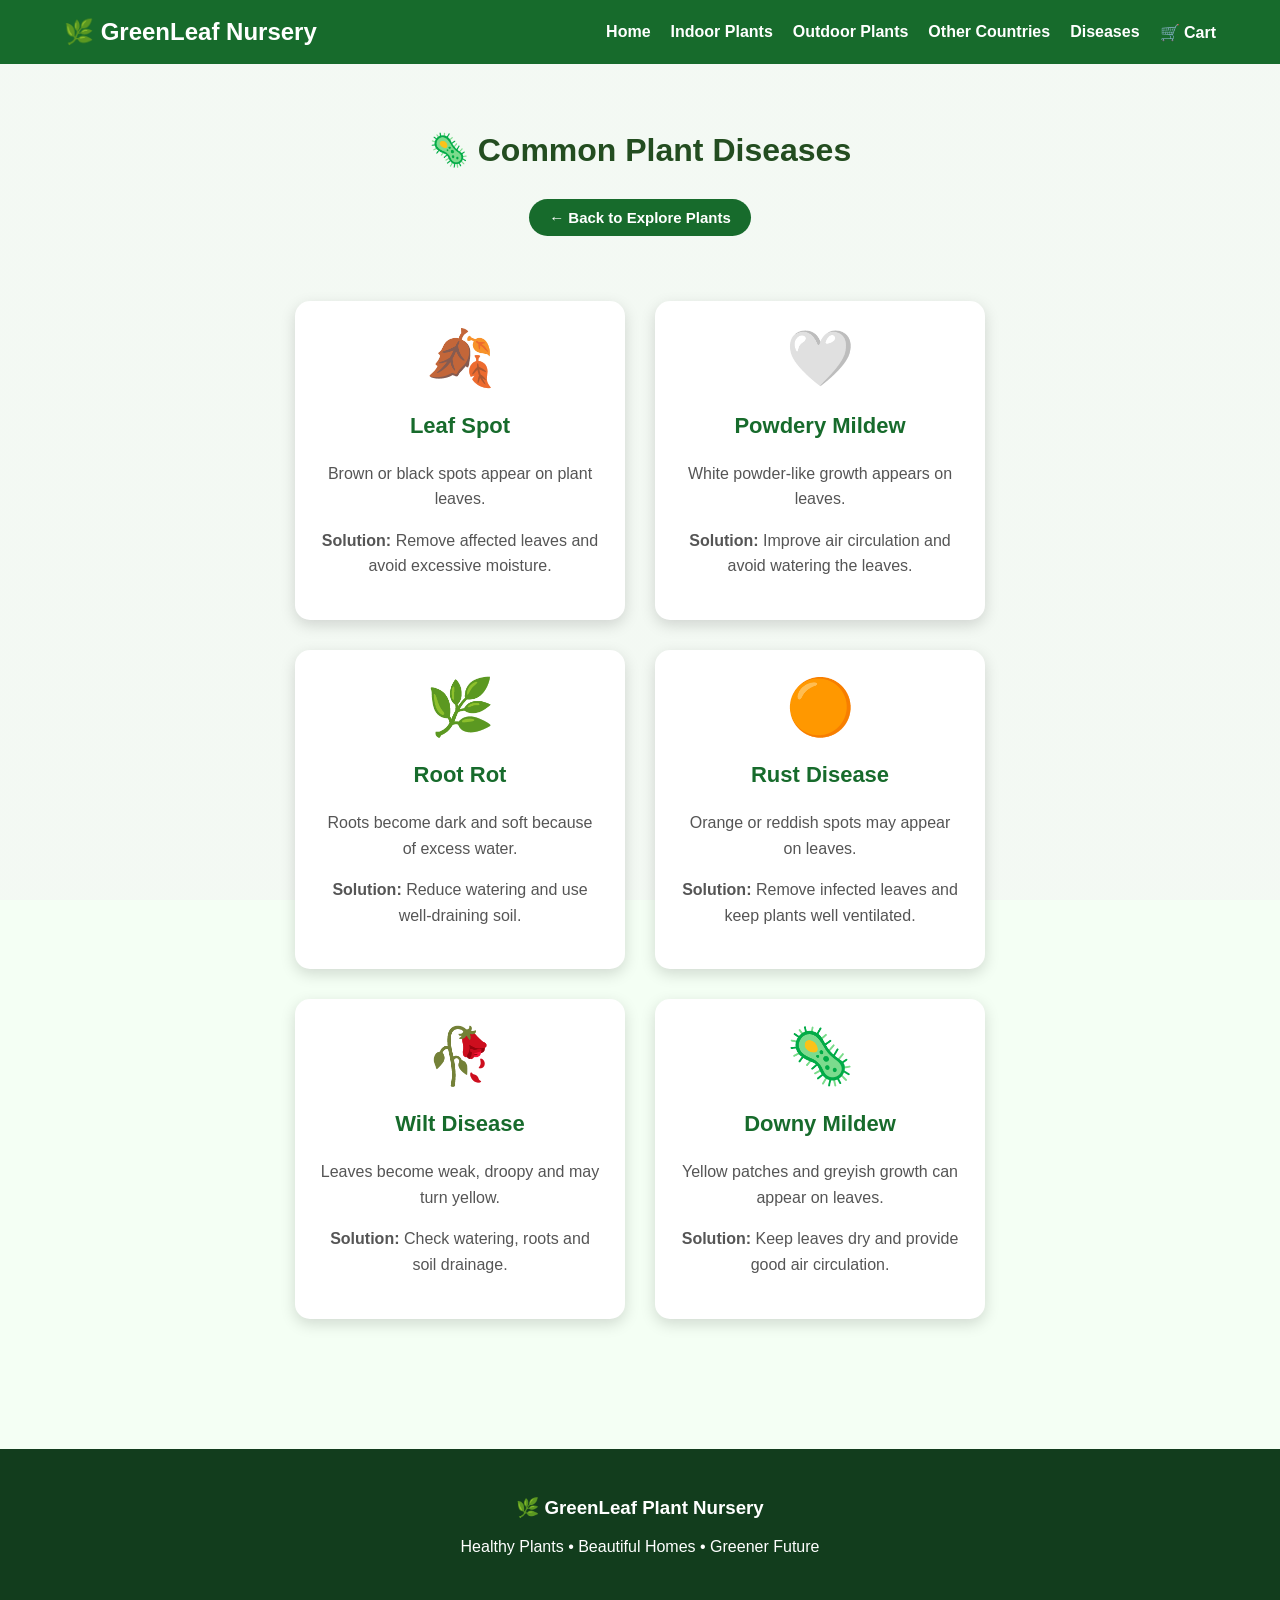
<file: diseases.html>
<!DOCTYPE html>
<html>

<head>

    <title>Plant Diseases - GreenLeaf Nursery</title>

    <link rel="stylesheet" href="style.css">

    <style>

        .disease-container {
            display: flex;
            justify-content: center;
            gap: 30px;
            flex-wrap: wrap;
            padding: 40px 7%;
        }

        .disease-card {
            width: 280px;
            background: white;
            border-radius: 15px;
            padding: 25px;
            box-shadow: 0 5px 15px rgba(0,0,0,0.15);
            text-align: center;
        }

        .disease-card h3 {
            color: #176b2c;
            font-size: 22px;
        }

        .disease-card p {
            color: #555;
            line-height: 1.6;
        }

        .disease-card .icon {
            font-size: 55px;
        }

        /* Back Button */

        .back-btn {
            display: block;
            width: max-content;
            margin: 10px auto 25px;
            padding: 10px 20px;
            background: #176b2c;
            color: white;
            text-decoration: none;
            border-radius: 20px;
            font-size: 15px;
            font-weight: bold;
        }

        .back-btn:hover {
            background: #0e4d1e;
        }

    </style>

</head>


<body>


<header>

    <div class="logo">
        🌿 GreenLeaf Nursery
    </div>

    <nav>

        <a href="index.html" data-lang="home">
            Home
        </a>

        <a href="indoor.html" data-lang="indoor">
            Indoor Plants
        </a>

        <a href="outdoor.html" data-lang="outdoor">
            Outdoor Plants
        </a>

        <a href="countries.html" data-lang="countries">
            Other Countries
        </a>

        <a href="diseases.html" data-lang="diseases">
            Diseases
        </a>

        <a href="cart.html" data-lang="cart">
            🛒 Cart
        </a>

    </nav>

</header>



<section class="plants">

    <h2 data-disease-lang="diseaseTitle">
        🦠 Common Plant Diseases
    </h2>


    <!-- BACK TO EXPLORE PLANTS -->

    <a href="plants.html"
       class="back-btn"
       data-disease-lang="backExplore">

        ← Back to Explore Plants

    </a>


    <div class="disease-container">


        <!-- LEAF SPOT -->

        <div class="disease-card">

            <div class="icon">🍂</div>

            <h3 data-disease-lang="leafSpot">
                Leaf Spot
            </h3>

            <p data-disease-lang="leafSpotDescription">
                Brown or black spots appear on plant leaves.
            </p>

            <p>
                <b data-disease-lang="solution">
                    Solution:
                </b>

                <span data-disease-lang="leafSpotSolution">
                    Remove affected leaves and avoid excessive moisture.
                </span>
            </p>

        </div>



        <!-- POWDERY MILDEW -->

        <div class="disease-card">

            <div class="icon">🤍</div>

            <h3 data-disease-lang="powderyMildew">
                Powdery Mildew
            </h3>

            <p data-disease-lang="powderyMildewDescription">
                White powder-like growth appears on leaves.
            </p>

            <p>
                <b data-disease-lang="solution">
                    Solution:
                </b>

                <span data-disease-lang="powderyMildewSolution">
                    Improve air circulation and avoid watering the leaves.
                </span>
            </p>

        </div>



        <!-- ROOT ROT -->

        <div class="disease-card">

            <div class="icon">🌿</div>

            <h3 data-disease-lang="rootRot">
                Root Rot
            </h3>

            <p data-disease-lang="rootRotDescription">
                Roots become dark and soft because of excess water.
            </p>

            <p>
                <b data-disease-lang="solution">
                    Solution:
                </b>

                <span data-disease-lang="rootRotSolution">
                    Reduce watering and use well-draining soil.
                </span>
            </p>

        </div>



        <!-- RUST DISEASE -->

        <div class="disease-card">

            <div class="icon">🟠</div>

            <h3 data-disease-lang="rustDisease">
                Rust Disease
            </h3>

            <p data-disease-lang="rustDiseaseDescription">
                Orange or reddish spots may appear on leaves.
            </p>

            <p>
                <b data-disease-lang="solution">
                    Solution:
                </b>

                <span data-disease-lang="rustDiseaseSolution">
                    Remove infected leaves and keep plants well ventilated.
                </span>
            </p>

        </div>



        <!-- WILT DISEASE -->

        <div class="disease-card">

            <div class="icon">🥀</div>

            <h3 data-disease-lang="wiltDisease">
                Wilt Disease
            </h3>

            <p data-disease-lang="wiltDiseaseDescription">
                Leaves become weak, droopy and may turn yellow.
            </p>

            <p>
                <b data-disease-lang="solution">
                    Solution:
                </b>

                <span data-disease-lang="wiltDiseaseSolution">
                    Check watering, roots and soil drainage.
                </span>
            </p>

        </div>



        <!-- DOWNY MILDEW -->

        <div class="disease-card">

            <div class="icon">🦠</div>

            <h3 data-disease-lang="downyMildew">
                Downy Mildew
            </h3>

            <p data-disease-lang="downyMildewDescription">
                Yellow patches and greyish growth can appear on leaves.
            </p>

            <p>
                <b data-disease-lang="solution">
                    Solution:
                </b>

                <span data-disease-lang="downyMildewSolution">
                    Keep leaves dry and provide good air circulation.
                </span>
            </p>

        </div>


    </div>

</section>



<footer>

    <h3 data-disease-lang="footerTitle">
        🌿 GreenLeaf Plant Nursery
    </h3>

    <p data-disease-lang="footerText">
        Healthy Plants • Beautiful Homes • Greener Future
    </p>

</footer>


<!-- LANGUAGE FILE -->

<script src="language.js"></script>


<!-- DISEASE PAGE LANGUAGE -->

<script>

const diseaseTranslations = {

    diseaseTitle: {
        en: "🦠 Common Plant Diseases",
        te: "🦠 సాధారణ మొక్కల వ్యాధులు",
        hi: "🦠 सामान्य पौधों के रोग"
    },

    backExplore: {
        en: "← Back to Explore Plants",
        te: "← మొక్కలను చూడటానికి తిరిగి వెళ్ళండి",
        hi: "← पौधों को देखने के लिए वापस जाएं"
    },

    leafSpot: {
        en: "Leaf Spot",
        te: "ఆకు మచ్చ వ్యాధి",
        hi: "पत्ती धब्बा रोग"
    },

    leafSpotDescription: {
        en: "Brown or black spots appear on plant leaves.",
        te: "మొక్క ఆకులపై గోధుమ లేదా నల్లటి మచ్చలు కనిపిస్తాయి.",
        hi: "पौधों की पत्तियों पर भूरे या काले धब्बे दिखाई देते हैं।"
    },

    leafSpotSolution: {
        en: "Remove affected leaves and avoid excessive moisture.",
        te: "ప్రభావిత ఆకులను తొలగించి అధిక తేమను నివారించండి.",
        hi: "प्रभावित पत्तियों को हटाएं और अत्यधिक नमी से बचें।"
    },


    powderyMildew: {
        en: "Powdery Mildew",
        te: "పౌడరీ మిల్డ్యూ",
        hi: "पाउडरी मिल्ड्यू"
    },

    powderyMildewDescription: {
        en: "White powder-like growth appears on leaves.",
        te: "ఆకులపై తెల్లటి పొడి లాంటి పెరుగుదల కనిపిస్తుంది.",
        hi: "पत्तियों पर सफेद पाउडर जैसी परत दिखाई देती है।"
    },

    powderyMildewSolution: {
        en: "Improve air circulation and avoid watering the leaves.",
        te: "గాలి ప్రసరణను మెరుగుపరచండి మరియు ఆకులపై నీరు పోయకుండా ఉండండి.",
        hi: "हवा का संचार बेहतर करें और पत्तियों पर पानी देने से बचें।"
    },


    rootRot: {
        en: "Root Rot",
        te: "వేరు కుళ్ళు వ్యాధి",
        hi: "जड़ सड़न रोग"
    },

    rootRotDescription: {
        en: "Roots become dark and soft because of excess water.",
        te: "అధిక నీటి కారణంగా వేర్లు నల్లగా మరియు మెత్తగా మారుతాయి.",
        hi: "अधिक पानी के कारण जड़ें काली और नरम हो जाती हैं।"
    },

    rootRotSolution: {
        en: "Reduce watering and use well-draining soil.",
        te: "నీరు పోయడాన్ని తగ్గించి మంచి డ్రైనేజీ ఉన్న మట్టిని ఉపయోగించండి.",
        hi: "पानी कम दें और अच्छी जल निकासी वाली मिट्टी का उपयोग करें।"
    },


    rustDisease: {
        en: "Rust Disease",
        te: "రస్ట్ వ్యాధి",
        hi: "रस्ट रोग"
    },

    rustDiseaseDescription: {
        en: "Orange or reddish spots may appear on leaves.",
        te: "ఆకులపై నారింజ లేదా ఎరుపు రంగు మచ్చలు కనిపించవచ్చు.",
        hi: "पत्तियों पर नारंगी या लाल रंग के धब्बे दिखाई दे सकते हैं।"
    },

    rustDiseaseSolution: {
        en: "Remove infected leaves and keep plants well ventilated.",
        te: "వ్యాధి సోకిన ఆకులను తొలగించి మొక్కలకు మంచి గాలి ప్రసరణ ఉండేలా చూడండి.",
        hi: "संक्रमित पत्तियों को हटाएं और पौधों को अच्छी हवा मिलने दें।"
    },


    wiltDisease: {
        en: "Wilt Disease",
        te: "విల్ట్ వ్యాధి",
        hi: "मुरझाने का रोग"
    },

    wiltDiseaseDescription: {
        en: "Leaves become weak, droopy and may turn yellow.",
        te: "ఆకులు బలహీనంగా, వాలిపోయి పసుపు రంగులోకి మారవచ్చు.",
        hi: "पत्तियां कमजोर और झुकी हुई हो जाती हैं और पीली पड़ सकती हैं।"
    },

    wiltDiseaseSolution: {
        en: "Check watering, roots and soil drainage.",
        te: "నీరు పోయడం, వేర్లు మరియు మట్టి డ్రైనేజీని తనిఖీ చేయండి.",
        hi: "पानी, जड़ों और मिट्टी की जल निकासी की जांच करें।"
    },


    downyMildew: {
        en: "Downy Mildew",
        te: "డౌనీ మిల్డ్యూ",
        hi: "डाउनी मिल्ड्यू"
    },

    downyMildewDescription: {
        en: "Yellow patches and greyish growth can appear on leaves.",
        te: "ఆకులపై పసుపు మచ్చలు మరియు బూడిద రంగు పెరుగుదల కనిపించవచ్చు.",
        hi: "पत्तियों पर पीले धब्बे और भूरे रंग की परत दिखाई दे सकती है।"
    },

    downyMildewSolution: {
        en: "Keep leaves dry and provide good air circulation.",
        te: "ఆకులను పొడిగా ఉంచి మంచి గాలి ప్రసరణ అందించండి.",
        hi: "पत्तियों को सूखा रखें और अच्छी हवा का संचार करें।"
    },


    solution: {
        en: "Solution:",
        te: "పరిష్కారం:",
        hi: "समाधान:"
    },


    footerTitle: {
        en: "🌿 GreenLeaf Plant Nursery",
        te: "🌿 గ్రీన్‌లీఫ్ ప్లాంట్ నర్సరీ",
        hi: "🌿 ग्रीनलीफ प्लांट नर्सरी"
    },

    footerText: {
        en: "Healthy Plants • Beautiful Homes • Greener Future",
        te: "ఆరోగ్యకరమైన మొక్కలు • అందమైన ఇళ్లు • పచ్చని భవిష్యత్తు",
        hi: "स्वस्थ पौधे • सुंदर घर • हरित भविष्य"
    }

};


// ======================================================
// APPLY DISEASE LANGUAGE
// ======================================================

function applyDiseaseLanguage(language) {

    const elements =
        document.querySelectorAll(
            "[data-disease-lang]"
        );

    elements.forEach(function(element) {

        const key =
            element.getAttribute(
                "data-disease-lang"
            );

        if (
            diseaseTranslations[key] &&
            diseaseTranslations[key][language]
        ) {

            element.innerText =
                diseaseTranslations[key][language];

        }

    });

}


// ======================================================
// LOAD SELECTED LANGUAGE
// ======================================================

document.addEventListener(
    "DOMContentLoaded",
    function() {

        const savedLanguage =
            localStorage.getItem(
                "selectedLanguage"
            ) || "en";

        applyDiseaseLanguage(
            savedLanguage
        );

    }
);

</script>


</body>

</html>
</file>
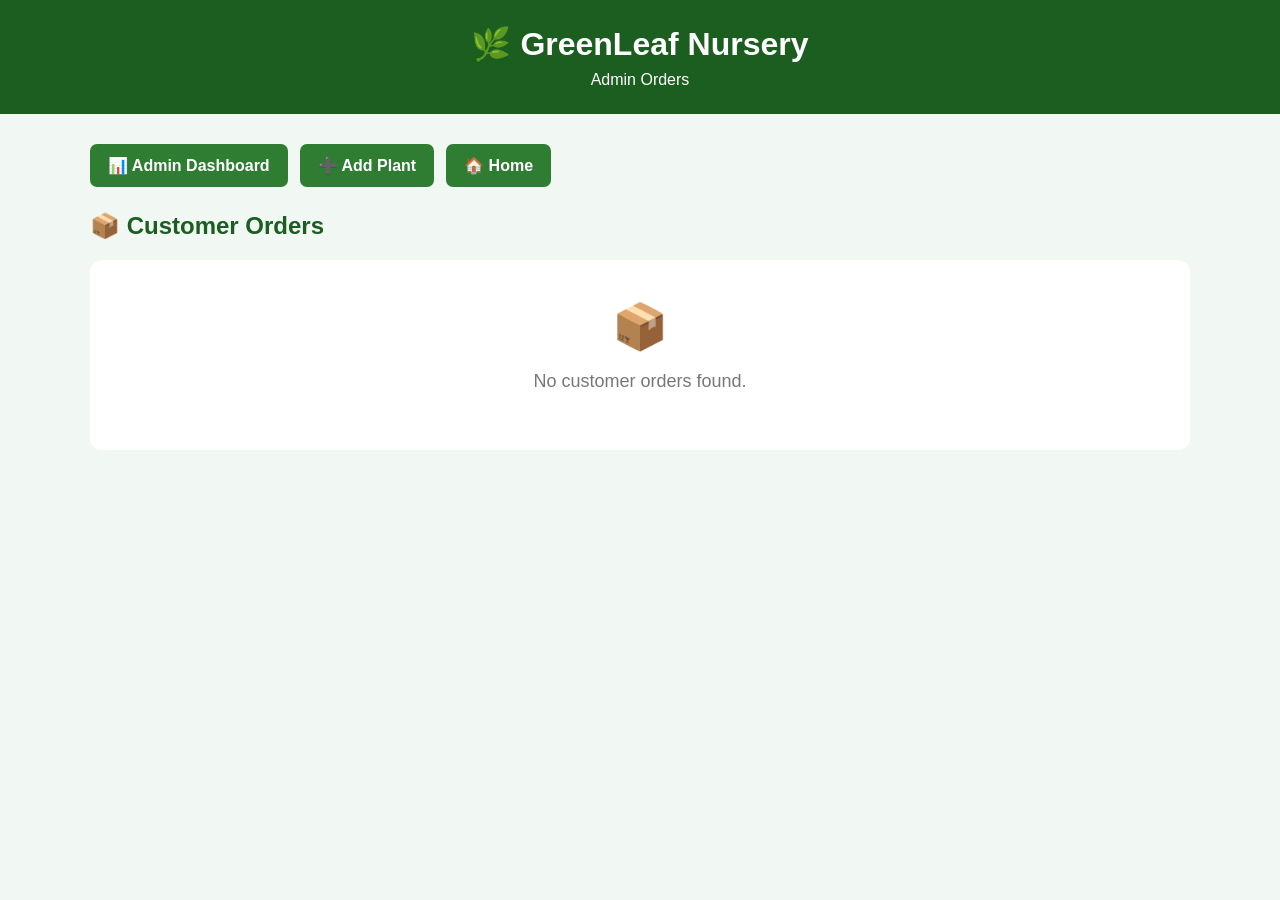
<file: orders.html>
<!DOCTYPE html>
<html lang="en">

<head>

    <meta charset="UTF-8">

    <meta name="viewport"
          content="width=device-width, initial-scale=1.0">

    <title>Admin Orders - GreenLeaf Nursery</title>

    <style>

        * {
            box-sizing: border-box;
        }

        body {
            margin: 0;
            font-family: Arial, sans-serif;
            background: #f1f8f4;
            color: #333;
        }

        header {
            background: #1b5e20;
            color: white;
            text-align: center;
            padding: 25px;
        }

        header h1 {
            margin: 0;
        }

        header p {
            margin: 8px 0 0;
        }

        .container {
            width: 90%;
            max-width: 1100px;
            margin: 30px auto;
        }

        .top-buttons {
            display: flex;
            flex-wrap: wrap;
            gap: 12px;
            margin-bottom: 25px;
        }

        .top-buttons a {
            text-decoration: none;
            padding: 12px 18px;
            border-radius: 7px;
            background: #2e7d32;
            color: white;
            font-weight: bold;
        }

        .top-buttons a:hover {
            background: #1b5e20;
        }

        h2 {
            color: #1b5e20;
        }

        .order-card {
            background: white;
            padding: 22px;
            margin-bottom: 20px;
            border-radius: 12px;
            box-shadow: 0 4px 12px rgba(0,0,0,0.1);
        }

        .order-card h3 {
            color: #1b5e20;
            margin-top: 0;
        }

        .order-info {
            line-height: 1.8;
        }

        .status {
            display: inline-block;
            padding: 6px 14px;
            border-radius: 20px;
            font-weight: bold;
        }

        .ordered {
            background: #dff5e3;
            color: #16833a;
        }

        .cancelled {
            background: #ffe1e1;
            color: #d32f2f;
        }

        .empty {
            background: white;
            padding: 40px;
            text-align: center;
            border-radius: 12px;
            color: #777;
            font-size: 18px;
        }

        @media (max-width: 700px) {

            .container {
                width: 94%;
            }

        }

    </style>

</head>

<body>


<header>

    <h1>🌿 GreenLeaf Nursery</h1>

    <p id="adminOrdersTitle">
        Admin Orders
    </p>

</header>


<div class="container">


    <div class="top-buttons">

        <a href="admin-dashboard.html"
           id="dashboardButton">

            📊 Admin Dashboard

        </a>

        <a href="admin.html"
           id="addPlantButton">

            ➕ Add Plant

        </a>

        <a href="index.html"
           id="homeButton">

            🏠 Home

        </a>

    </div>


    <h2 id="customerOrdersTitle">
        📦 Customer Orders
    </h2>


    <div id="ordersContainer"></div>


</div>


<script>


// =================================
// ADMIN ORDERS TRANSLATIONS
// =================================

const adminOrdersTranslations = {

    en: {

        title:
            "Admin Orders",

        dashboard:
            "📊 Admin Dashboard",

        addPlant:
            "➕ Add Plant",

        home:
            "🏠 Home",

        customerOrders:
            "📦 Customer Orders",

        noOrders:
            "No customer orders found.",

        order:
            "Order",

        product:
            "🌱 Product:",

        quantity:
            "🔢 Quantity:",

        amount:
            "💰 Amount:",

        customerName:
            "👤 Customer Name:",

        address:
            "📍 Address:",

        payment:
            "💳 Payment:",

        date:
            "📅 Date:",

        status:
            "📌 Status:",

        cancelled:
            "Cancelled",

        ordered:
            "Ordered",

        defaultPlant:
            "Plant",

        defaultCustomer:
            "Customer",

        notProvided:
            "Not provided",

        recently:
            "Recently"

    },


    te: {

        title:
            "అడ్మిన్ ఆర్డర్లు",

        dashboard:
            "📊 అడ్మిన్ డ్యాష్‌బోర్డ్",

        addPlant:
            "➕ మొక్కను జోడించండి",

        home:
            "🏠 హోమ్",

        customerOrders:
            "📦 కస్టమర్ ఆర్డర్లు",

        noOrders:
            "కస్టమర్ ఆర్డర్లు ఏవీ కనుగొనబడలేదు.",

        order:
            "ఆర్డర్",

        product:
            "🌱 ఉత్పత్తి:",

        quantity:
            "🔢 పరిమాణం:",

        amount:
            "💰 మొత్తం:",

        customerName:
            "👤 కస్టమర్ పేరు:",

        address:
            "📍 చిరునామా:",

        payment:
            "💳 చెల్లింపు:",

        date:
            "📅 తేదీ:",

        status:
            "📌 స్థితి:",

        cancelled:
            "రద్దు చేయబడింది",

        ordered:
            "ఆర్డర్ చేయబడింది",

        defaultPlant:
            "మొక్క",

        defaultCustomer:
            "కస్టమర్",

        notProvided:
            "అందించబడలేదు",

        recently:
            "ఇటీవల"

    },


    hi: {

        title:
            "एडमिन ऑर्डर",

        dashboard:
            "📊 एडमिन डैशबोर्ड",

        addPlant:
            "➕ पौधा जोड़ें",

        home:
            "🏠 होम",

        customerOrders:
            "📦 ग्राहक ऑर्डर",

        noOrders:
            "कोई ग्राहक ऑर्डर नहीं मिला।",

        order:
            "ऑर्डर",

        product:
            "🌱 उत्पाद:",

        quantity:
            "🔢 मात्रा:",

        amount:
            "💰 राशि:",

        customerName:
            "👤 ग्राहक का नाम:",

        address:
            "📍 पता:",

        payment:
            "💳 भुगतान:",

        date:
            "📅 तारीख:",

        status:
            "📌 स्थिति:",

        cancelled:
            "रद्द किया गया",

        ordered:
            "ऑर्डर किया गया",

        defaultPlant:
            "पौधा",

        defaultCustomer:
            "ग्राहक",

        notProvided:
            "उपलब्ध नहीं",

        recently:
            "हाल ही में"

    }

};


// =================================
// GET CURRENT LANGUAGE
// =================================

function getAdminOrdersLanguage() {

    return localStorage.getItem(
        "selectedLanguage"
    ) || "en";

}


// =================================
// APPLY PAGE LANGUAGE
// =================================

function applyAdminOrdersLanguage() {

    const language =
        getAdminOrdersLanguage();

    const t =
        adminOrdersTranslations[language]
        || adminOrdersTranslations.en;


    document.getElementById(
        "adminOrdersTitle"
    ).textContent = t.title;


    document.getElementById(
        "dashboardButton"
    ).textContent = t.dashboard;


    document.getElementById(
        "addPlantButton"
    ).textContent = t.addPlant;


    document.getElementById(
        "homeButton"
    ).textContent = t.home;


    document.getElementById(
        "customerOrdersTitle"
    ).textContent = t.customerOrders;


    document.documentElement.lang =
        language;


    if (language === "te") {

        document.title =
            "అడ్మిన్ ఆర్డర్లు - GreenLeaf Nursery";

    }
    else if (language === "hi") {

        document.title =
            "एडमिन ऑर्डर - GreenLeaf Nursery";

    }
    else {

        document.title =
            "Admin Orders - GreenLeaf Nursery";

    }

}


// =================================
// DISPLAY ORDERS
// =================================

function displayOrders() {

    const container =
        document.getElementById("ordersContainer");


    let orders =
        JSON.parse(
            localStorage.getItem("orders")
        ) || [];


    const language =
        getAdminOrdersLanguage();

    const t =
        adminOrdersTranslations[language]
        || adminOrdersTranslations.en;


    // ===============================
    // NO ORDERS
    // ===============================

    if (orders.length === 0) {

        container.innerHTML = `

            <div class="empty">

                <div style="font-size:45px;">
                    📦
                </div>

                <p>
                    ${t.noOrders}
                </p>

            </div>

        `;

        return;
    }


    container.innerHTML = "";


    // ===============================
    // DISPLAY LATEST FIRST
    // ===============================

    orders.slice().reverse().forEach(
        (order, reverseIndex) => {


            const actualIndex =
                orders.length - 1 - reverseIndex;


            const status =
                order.status || "Ordered";


            const isCancelled =
                status.toLowerCase() === "cancelled";


            const product =
                order.product || t.defaultPlant;


            const quantity =
                order.quantity || 1;


            const amount =
                order.amount || 0;


            const name =
                order.name || t.defaultCustomer;


            const address =
                order.address || t.notProvided;


            const payment =
                order.payment || t.notProvided;


            const date =
                order.date || t.recently;


            const card =
                document.createElement("div");


            card.className = "order-card";


            card.innerHTML = `

                <h3>
                    📦 ${t.order} #${actualIndex + 1}
                </h3>

                <div class="order-info">

                    <strong>${t.product}</strong>
                    ${product}

                    <br>

                    <strong>${t.quantity}</strong>
                    ${quantity}

                    <br>

                    <strong>${t.amount}</strong>
                    ₹${amount}

                    <br>

                    <strong>${t.customerName}</strong>
                    ${name}

                    <br>

                    <strong>${t.address}</strong>
                    ${address}

                    <br>

                    <strong>${t.payment}</strong>
                    ${payment}

                    <br>

                    <strong>${t.date}</strong>
                    ${date}

                    <br>

                    <strong>${t.status}</strong>

                    <span class="status ${
                        isCancelled
                        ? "cancelled"
                        : "ordered"
                    }">

                        ${
                            isCancelled
                            ? t.cancelled
                            : t.ordered
                        }

                    </span>

                </div>

            `;


            container.appendChild(card);

        }
    );

}


// =================================
// LOAD ORDERS
// =================================

applyAdminOrdersLanguage();

displayOrders();


</script>


</body>

</html>
</file>
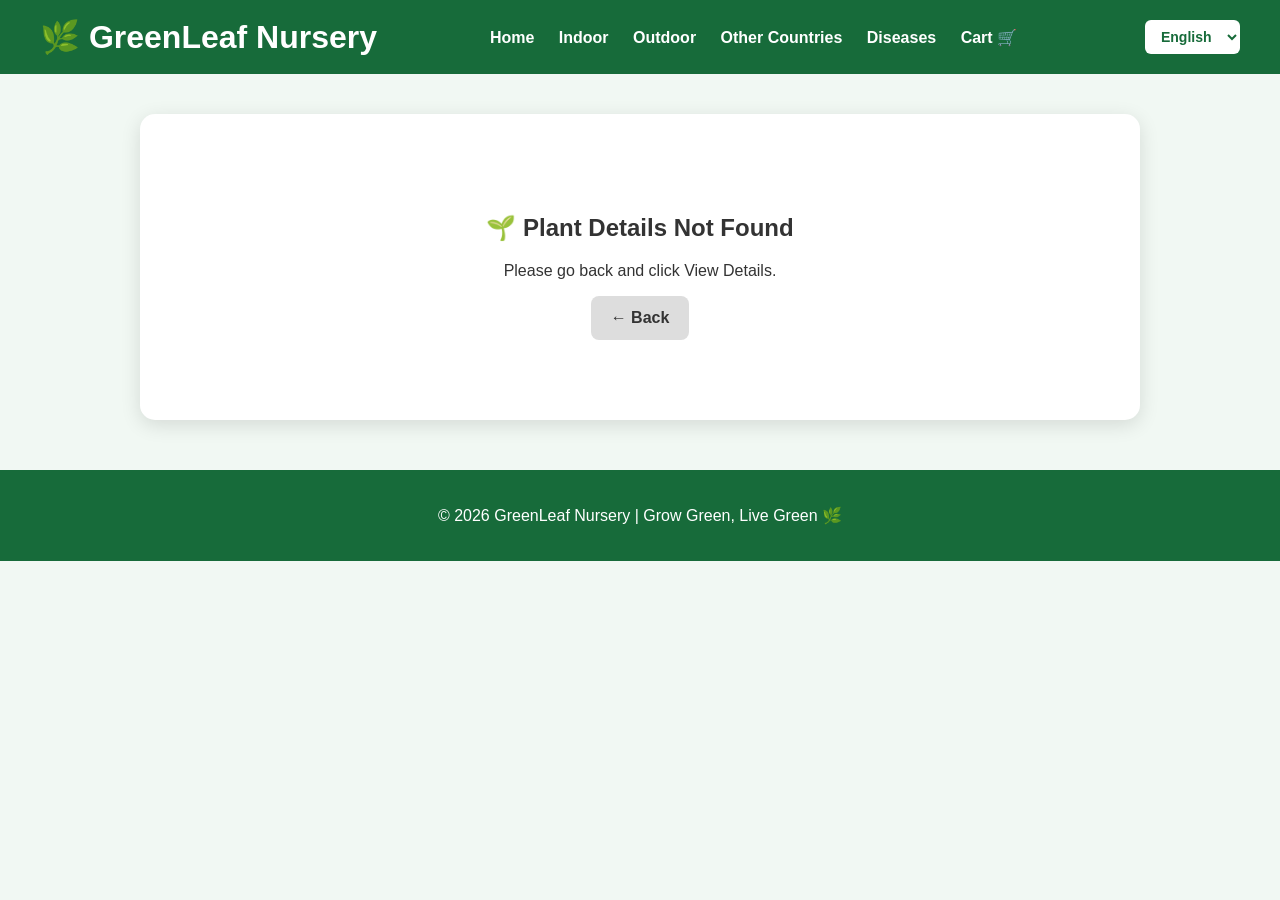
<file: plant-details.html>
<!DOCTYPE html>
<html lang="en">

<head>

    <meta charset="UTF-8">

    <meta name="viewport"
          content="width=device-width, initial-scale=1.0">

    <title>Plant Details - GreenLeaf Nursery</title>

    <style>

        * {
            box-sizing: border-box;
        }

        body {
            margin: 0;
            font-family: Arial, sans-serif;
            background: #f1f8f3;
            color: #333;
        }

        header {
            background: #176b3a;
            color: white;
            padding: 18px 40px;
            display: flex;
            justify-content: space-between;
            align-items: center;
            flex-wrap: wrap;
        }

        header h1 {
            margin: 0;
        }

        nav a {
            color: white;
            text-decoration: none;
            margin: 0 10px;
            font-weight: bold;
        }

        nav a:hover {
            text-decoration: underline;
        }

        /* LANGUAGE SELECTOR - ADDED */

        .language-box {
            margin-left: 15px;
            display: inline-block;
        }

        .language-box select {
            padding: 8px 12px;
            border-radius: 6px;
            border: none;
            font-size: 14px;
            font-weight: bold;
            cursor: pointer;
            background: white;
            color: #176b3a;
        }

        .details-container {
            max-width: 1000px;
            margin: 40px auto;
            background: white;
            padding: 30px;
            border-radius: 15px;
            box-shadow: 0 5px 20px rgba(0,0,0,0.12);
        }

        .details-content {
            display: flex;
            gap: 40px;
            align-items: center;
            flex-wrap: wrap;
        }

        .details-image {
            flex: 1;
            min-width: 300px;
            text-align: center;
        }

        .details-image img {
            width: 100%;
            max-width: 430px;
            height: 430px;
            object-fit: cover;
            border-radius: 15px;
        }

        .details-info {
            flex: 1;
            min-width: 300px;
        }

        .details-info h2 {
            color: #176b3a;
            font-size: 34px;
            margin-bottom: 10px;
        }

        .price {
            font-size: 26px;
            font-weight: bold;
            color: #e67e22;
            margin: 15px 0;
        }

        .description {
            font-size: 17px;
            line-height: 1.7;
        }

        .info-box {
            background: #f1f8f3;
            padding: 18px;
            border-radius: 10px;
            margin-top: 15px;
        }

        .info-box p {
            margin: 10px 0;
            font-size: 16px;
            line-height: 1.5;
        }

        .info-box strong {
            color: #176b3a;
        }

        .buttons {
            margin-top: 25px;
            display: flex;
            gap: 12px;
            flex-wrap: wrap;
        }

        button {
            border: none;
            padding: 13px 20px;
            border-radius: 8px;
            cursor: pointer;
            font-size: 16px;
            font-weight: bold;
        }

        .cart-btn {
            background: #176b3a;
            color: white;
        }

        .back-btn {
            background: #ddd;
            color: #333;
        }

        footer {
            margin-top: 50px;
            background: #176b3a;
            color: white;
            text-align: center;
            padding: 20px;
        }

        .error {
            text-align: center;
            padding: 50px;
        }

        @media (max-width: 700px) {

            header {
                padding: 15px;
                text-align: center;
                justify-content: center;
                gap: 15px;
            }

            .details-container {
                margin: 20px;
                padding: 20px;
            }

            .details-image img {
                height: 300px;
            }

            .details-info h2 {
                font-size: 28px;
            }

            .language-box {
                margin-top: 10px;
                margin-left: 0;
            }

        }

    </style>

</head>


<body>


<header>

    <h1>🌿 GreenLeaf Nursery</h1>

    <nav>

        <a href="index.html" data-lang="home">Home</a>

        <a href="indoor.html" data-lang="indoor">Indoor</a>

        <a href="outdoor.html" data-lang="outdoor">Outdoor</a>

        <a href="countries.html" data-lang="countries">
            Other Countries
        </a>

        <a href="diseases.html" data-lang="diseases">
            Diseases
        </a>

        <a href="cart.html" data-lang="cart">
            Cart 🛒
        </a>

    </nav>


    <!-- LANGUAGE SELECTOR -->

    <div class="language-box">

        <select id="languageSelect"
                onchange="changeLanguage()">

            <option value="en">English</option>

            <option value="te">తెలుగు</option>

            <option value="hi">हिन्दी</option>

        </select>

    </div>

</header>


<div class="details-container">

    <div id="plantDetails">

        <p style="text-align:center;">
            Loading plant details... 🌱
        </p>

    </div>

</div>


<footer>

    <p>
        © 2026 GreenLeaf Nursery | Grow Green, Live Green 🌿
    </p>

</footer>


<script>

/* =========================================
   LANGUAGE DATA
========================================= */

var translations = {

    en: {

        home: "Home",
        indoor: "Indoor",
        outdoor: "Outdoor",
        countries: "Other Countries",
        diseases: "Diseases",
        cart: "Cart 🛒",

        loading: "Loading plant details... 🌱",

        detailsNotFound:
            "🌱 Plant Details Not Found",

        goBackSelect:
            "Please go back and click View Details.",

        somethingWrong:
            "Something went wrong 🌱",

        selectAgain:
            "Please go back and select the plant again.",

        sunlight: "Sunlight:",

        water: "Water:",

        soil: "Soil:",

        type: "Plant Type:",

        origin: "Origin:",

        benefits: "Benefits:",

        care: "Care:",

        addCart: "🛒 Add to Cart",

        back: "← Back"

    },


    te: {

        home: "హోమ్",

        indoor: "ఇండోర్",

        outdoor: "అవుట్‌డోర్",

        countries: "ఇతర దేశాల మొక్కలు",

        diseases: "వ్యాధులు",

        cart: "కార్ట్ 🛒",

        loading:
            "మొక్క వివరాలు లోడ్ అవుతున్నాయి... 🌱",

        detailsNotFound:
            "🌱 మొక్క వివరాలు కనుగొనబడలేదు",

        goBackSelect:
            "దయచేసి వెనక్కి వెళ్లి View Details పై క్లిక్ చేయండి.",

        somethingWrong:
            "ఏదో సమస్య వచ్చింది 🌱",

        selectAgain:
            "దయచేసి వెనక్కి వెళ్లి మొక్కను మళ్లీ ఎంచుకోండి.",

        sunlight: "సూర్యకాంతి:",

        water: "నీరు:",

        soil: "మట్టి:",

        type: "మొక్క రకం:",

        origin: "మూలం:",

        benefits: "ప్రయోజనాలు:",

        care: "సంరక్షణ:",

        addCart:
            "🛒 కార్ట్‌కు జోడించండి",

        back:
            "← వెనక్కి"

    },


    hi: {

        home: "होम",

        indoor: "इनडोर",

        outdoor: "आउटडोर",

        countries: "अन्य देशों के पौधे",

        diseases: "बीमारियाँ",

        cart: "कार्ट 🛒",

        loading:
            "पौधे की जानकारी लोड हो रही है... 🌱",

        detailsNotFound:
            "🌱 पौधे की जानकारी नहीं मिली",

        goBackSelect:
            "कृपया वापस जाकर View Details पर क्लिक करें।",

        somethingWrong:
            "कुछ गलत हो गया 🌱",

        selectAgain:
            "कृपया वापस जाकर पौधे को फिर से चुनें।",

        sunlight: "सूरज की रोशनी:",

        water: "पानी:",

        soil: "मिट्टी:",

        type: "पौधे का प्रकार:",

        origin: "उत्पत्ति:",

        benefits: "लाभ:",

        care: "देखभाल:",

        addCart:
            "🛒 कार्ट में जोड़ें",

        back:
            "← वापस"

    }

};


/* =========================================
   PLANT TRANSLATION DATA
========================================= */

var plantTranslations = {

    "money": {

        te: {
            description:
                "మనీ ప్లాంట్ అందమైన ఆకులతో ఉండే ప్రసిద్ధ ఇండోర్ మొక్క. ఇది పెంచడం మరియు సంరక్షించడం చాలా సులభం.",

            sunlight:
                "ప్రకాశవంతమైన పరోక్ష సూర్యకాంతి",

            water:
                "పై మట్టి ఎండినప్పుడు నీరు ఇవ్వాలి",

            soil:
                "నీరు సులభంగా బయటకు వెళ్లే పాటింగ్ మట్టి",

            type:
                "ఇండోర్ ఎక్కే మొక్క",

            origin:
                "దక్షిణ ఆసియా",

            benefits:
                "ఇళ్లు మరియు కార్యాలయాలకు అనుకూలమైన, సులభంగా పెంచగల మొక్క.",

            care:
                "తీవ్రమైన ప్రత్యక్ష సూర్యకాంతి మరియు అధిక నీటిని నివారించండి.",

            name:
                "మనీ ప్లాంట్"
        },

        hi: {

            description:
                "मनी प्लांट सुंदर पत्तियों वाला एक लोकप्रिय इनडोर पौधा है। इसे उगाना और संभालना आसान है।",

            sunlight:
                "तेज़ अप्रत्यक्ष धूप",

            water:
                "ऊपरी मिट्टी सूखने पर पानी दें",

            soil:
                "अच्छी जल निकासी वाली गमले की मिट्टी",

            type:
                "इनडोर चढ़ने वाला पौधा",

            origin:
                "दक्षिण एशिया",

            benefits:
                "घर और कार्यालय के लिए उपयुक्त और आसानी से उगने वाला पौधा।",

            care:
                "तेज़ सीधी धूप और अधिक पानी से बचाएँ।",

            name:
                "मनी प्लांट"
        }

    },


    "snake": {

        te: {

            description:
                "స్నేక్ ప్లాంట్ పొడవైన నిటారుగా ఉండే ఆకులతో కూడిన బలమైన ఇండోర్ మొక్క. దీనికి చాలా తక్కువ సంరక్షణ అవసరం.",

            sunlight:
                "తక్కువ నుండి ప్రకాశవంతమైన పరోక్ష కాంతి",

            water:
                "మట్టి పూర్తిగా ఎండిన తర్వాత మాత్రమే నీరు ఇవ్వాలి",

            soil:
                "ఇసుకతో కూడిన నీరు సులభంగా బయటకు వెళ్లే మట్టి",

            type:
                "ఇండోర్ ఆకుల మొక్క",

            origin:
                "ఉష్ణమండల ఆఫ్రికా",

            benefits:
                "చాలా సులభంగా సంరక్షించగల మొక్క.",

            care:
                "నీరు పెట్టే ముందు మట్టి ఎండిపోయేలా చేయండి.",

            name:
                "స్నేక్ ప్లాంట్"
        },

        hi: {

            description:
                "स्नेक प्लांट लंबे सीधे पत्तों वाला एक मजबूत इनडोर पौधा है। इसे बहुत कम देखभाल की आवश्यकता होती है।",

            sunlight:
                "कम से तेज़ अप्रत्यक्ष रोशनी",

            water:
                "मिट्टी सूखने के बाद ही पानी दें",

            soil:
                "रेतीली और अच्छी जल निकासी वाली मिट्टी",

            type:
                "इनडोर पत्तियों वाला पौधा",

            origin:
                "उष्णकटिबंधीय अफ्रीका",

            benefits:
                "बहुत आसानी से देखभाल किया जा सकता है।",

            care:
                "पानी देने से पहले मिट्टी को सूखने दें।",

            name:
                "स्नेक प्लांट"
        }

    },


    "peace lily": {

        te: {

            description:
                "పీస్ లిల్లీ ముదురు ఆకుపచ్చ ఆకులు మరియు అందమైన తెల్లని పూలతో ఉండే అందమైన ఇండోర్ మొక్క.",

            sunlight:
                "ప్రకాశవంతమైన పరోక్ష సూర్యకాంతి",

            water:
                "క్రమం తప్పకుండా మితమైన నీరు",

            soil:
                "తేమగా ఉండే నీరు సులభంగా బయటకు వెళ్లే మట్టి",

            type:
                "ఇండోర్ పుష్పించే మొక్క",

            origin:
                "ఉష్ణమండల అమెరికా",

            benefits:
                "అందమైన తెల్లని పూలు మరియు ఆకర్షణీయమైన ఆకులు.",

            care:
                "మట్టిని కొద్దిగా తేమగా ఉంచి బలమైన ప్రత్యక్ష సూర్యకాంతిని నివారించండి.",

            name:
                "పీస్ లిల్లీ"
        },

        hi: {

            description:
                "पीस लिली गहरे हरे पत्तों और सुंदर सफेद फूलों वाला एक आकर्षक इनडोर पौधा है।",

            sunlight:
                "तेज़ अप्रत्यक्ष धूप",

            water:
                "नियमित मध्यम पानी",

            soil:
                "नम और अच्छी जल निकासी वाली मिट्टी",

            type:
                "इनडोर फूल वाला पौधा",

            origin:
                "उष्णकटिबंधीय अमेरिका",

            benefits:
                "सुंदर सफेद फूल और आकर्षक हरे पत्ते।",

            care:
                "मिट्टी को हल्का नम रखें और तेज़ सीधी धूप से बचाएँ।",

            name:
                "पीस लिली"
        }

    },


    "aloe": {

        te: {

            description:
                "అలోవెరా మందపాటి ఆకులతో ఉండే సులభంగా సంరక్షించగల సక్కులెంట్ మొక్క.",

            sunlight:
                "ప్రకాశవంతమైన సూర్యకాంతి",

            water:
                "తక్కువ నీరు",

            soil:
                "ఇసుకతో కూడిన నీరు సులభంగా బయటకు వెళ్లే మట్టి",

            type:
                "ఔషధ సక్కులెంట్",

            origin:
                "అరేబియా ద్వీపకల్పం",

            benefits:
                "ప్రసిద్ధ ఔషధ మరియు అలంకార మొక్క.",

            care:
                "నీరు పెట్టే మధ్యలో మట్టి ఎండిపోయేలా చేయండి.",

            name:
                "అలోవెరా"
        },

        hi: {

            description:
                "एलोवेरा मोटी हरी पत्तियों वाला एक आसान देखभाल वाला रसीला पौधा है।",

            sunlight:
                "तेज़ धूप",

            water:
                "कम पानी",

            soil:
                "रेतीली और अच्छी जल निकासी वाली मिट्टी",

            type:
                "औषधीय रसीला पौधा",

            origin:
                "अरब प्रायद्वीप",

            benefits:
                "लोकप्रिय औषधीय और सजावटी पौधा।",

            care:
                "दो बार पानी देने के बीच मिट्टी को सूखने दें।",

            name:
                "एलोवेरा"
        }

    },


    "hibiscus": {

        te: {

            description:
                "హిబిస్కస్ పెద్ద రంగురంగుల పూలకు ప్రసిద్ధి చెందిన అందమైన పుష్పించే మొక్క.",

            sunlight:
                "పూర్తి సూర్యకాంతి",

            water:
                "క్రమం తప్పకుండా నీరు",

            soil:
                "సారవంతమైన, నీరు సులభంగా బయటకు వెళ్లే మట్టి",

            type:
                "పుష్పించే అవుట్‌డోర్ మొక్క",

            origin:
                "ఉష్ణమండల మరియు ఉపఉష్ణమండల ప్రాంతాలు",

            benefits:
                "అందమైన రంగురంగుల పూలు.",

            care:
                "4–6 గంటల సూర్యకాంతి ఇవ్వండి మరియు ఎండిపోయిన పూలను తొలగించండి.",

            name:
                "మందారం"
        },

        hi: {

            description:
                "हिबिस्कस बड़े रंगीन फूलों के लिए प्रसिद्ध एक सुंदर फूल वाला पौधा है।",

            sunlight:
                "पूरी धूप",

            water:
                "नियमित पानी",

            soil:
                "उपजाऊ और अच्छी जल निकासी वाली मिट्टी",

            type:
                "फूल वाला आउटडोर पौधा",

            origin:
                "उष्णकटिबंधीय और उपोष्णकटिबंधीय क्षेत्र",

            benefits:
                "सुंदर रंगीन फूल।",

            care:
                "4–6 घंटे धूप दें और सूखे फूलों को हटाएँ।",

            name:
                "गुड़हल"
        }

    },


    "rose": {

        te: {

            description:
                "రోజ్ అత్యంత ప్రసిద్ధ పుష్పించే మొక్కలలో ఒకటి. ఇది అందమైన సువాసన గల పూలను ఇస్తుంది.",

            sunlight:
                "పూర్తి సూర్యకాంతి",

            water:
                "క్రమం తప్పకుండా నీరు",

            soil:
                "సారవంతమైన, నీరు సులభంగా బయటకు వెళ్లే మట్టి",

            type:
                "పుష్పించే మొక్క",

            origin:
                "ఆసియా, యూరప్ మరియు ఉత్తర అమెరికా",

            benefits:
                "అందమైన పూలు మరియు మంచి సువాసన.",

            care:
                "సూర్యకాంతి, క్రమం తప్పకుండా నీరు మరియు ఎండిపోయిన కొమ్మలను కత్తిరించడం అవసరం.",

            name:
                "గులాబీ"
        },

        hi: {

            description:
                "गुलाब सबसे लोकप्रिय फूल वाले पौधों में से एक है और सुंदर सुगंधित फूल देता है।",

            sunlight:
                "पूरी धूप",

            water:
                "नियमित पानी",

            soil:
                "उपजाऊ और अच्छी जल निकासी वाली मिट्टी",

            type:
                "फूल वाला पौधा",

            origin:
                "एशिया, यूरोप और उत्तरी अमेरिका",

            benefits:
                "सुंदर फूल और सुखद सुगंध।",

            care:
                "धूप, नियमित पानी और सूखी शाखाओं की छंटाई करें।",

            name:
                "गुलाब"
        }

    },


    "lavender": {

        te: {

            description:
                "లావెండర్ ఊదా రంగు పూలు మరియు ఆహ్లాదకరమైన సువాసనకు ప్రసిద్ధి చెందిన మొక్క.",

            sunlight:
                "పూర్తి సూర్యకాంతి",

            water:
                "తక్కువ నుండి మితమైన నీరు",

            soil:
                "ఇసుకతో కూడిన నీరు సులభంగా బయటకు వెళ్లే మట్టి",

            type:
                "సువాసన గల పుష్పించే మొక్క",

            origin:
                "మధ్యధరా ప్రాంతం",

            benefits:
                "అందమైన ఊదా పూలు మరియు ఆహ్లాదకరమైన సువాసన.",

            care:
                "అధిక నీటిని నివారించి మంచి గాలి ప్రసరణ ఉండేలా చూడండి.",

            name:
                "లావెండర్"
        },

        hi: {

            description:
                "लैवेंडर अपने बैंगनी फूलों और सुखद सुगंध के लिए प्रसिद्ध है।",

            sunlight:
                "पूरी धूप",

            water:
                "कम से मध्यम पानी",

            soil:
                "रेतीली और अच्छी जल निकासी वाली मिट्टी",

            type:
                "सुगंधित फूल वाला पौधा",

            origin:
                "भूमध्यसागरीय क्षेत्र",

            benefits:
                "सुंदर बैंगनी फूल और सुखद सुगंध।",

            care:
                "अधिक पानी से बचाएँ और अच्छी हवा का प्रवाह रखें।",

            name:
                "लैवेंडर"
        }

    },


    "monstera": {

        te: {

            description:
                "మాన్‌స్టెరా పెద్ద సహజమైన చీలికలు ఉన్న ఆకులకు ప్రసిద్ధి చెందిన ఉష్ణమండల మొక్క.",

            sunlight:
                "ప్రకాశవంతమైన పరోక్ష సూర్యకాంతి",

            water:
                "మితమైన నీరు",

            soil:
                "సారవంతమైన, నీరు సులభంగా బయటకు వెళ్లే పాటింగ్ మట్టి",

            type:
                "ఉష్ణమండల ఆకుల మొక్క",

            origin:
                "మధ్య అమెరికా",

            benefits:
                "ఇంటికి అందమైన ఉష్ణమండల రూపాన్ని ఇస్తుంది.",

            care:
                "మట్టిని కొద్దిగా తేమగా ఉంచి పరోక్ష కాంతిని అందించండి.",

            name:
                "మాన్‌స్టెరా"
        },

        hi: {

            description:
                "मॉन्स्टेरा बड़े प्राकृतिक कटाव वाले पत्तों वाला एक उष्णकटिबंधीय पौधा है।",

            sunlight:
                "तेज़ अप्रत्यक्ष धूप",

            water:
                "मध्यम पानी",

            soil:
                "समृद्ध और अच्छी जल निकासी वाली गमले की मिट्टी",

            type:
                "उष्णकटिबंधीय पत्तियों वाला पौधा",

            origin:
                "मध्य अमेरिका",

            benefits:
                "घर को सुंदर उष्णकटिबंधीय रूप देता है।",

            care:
                "मिट्टी को हल्का नम रखें और अप्रत्यक्ष रोशनी दें।",

            name:
                "मॉन्स्टेरा"
        }

    },


    "bird": {

        te: {

            description:
                "బర్డ్ ఆఫ్ ప్యారడైజ్ పెద్ద ఆకులు మరియు ఆకర్షణీయమైన పూలతో ఉండే ఉష్ణమండల అలంకార మొక్క.",

            sunlight:
                "ప్రకాశవంతమైన సూర్యకాంతి",

            water:
                "క్రమం తప్పకుండా మితమైన నీరు",

            soil:
                "సారవంతమైన, నీరు సులభంగా బయటకు వెళ్లే మట్టి",

            type:
                "ఉష్ణమండల అలంకార మొక్క",

            origin:
                "దక్షిణ ఆఫ్రికా",

            benefits:
                "అందమైన ఉష్ణమండల రూపాన్ని ఇస్తుంది.",

            care:
                "ప్రకాశవంతమైన కాంతి మరియు తగినంత స్థలం ఇవ్వండి.",

            name:
                "బర్డ్ ఆఫ్ ప్యారడైజ్"
        },

        hi: {

            description:
                "बर्ड ऑफ पैराडाइज बड़े पत्तों और आकर्षक फूलों वाला एक उष्णकटिबंधीय सजावटी पौधा है।",

            sunlight:
                "तेज़ धूप",

            water:
                "नियमित मध्यम पानी",

            soil:
                "समृद्ध और अच्छी जल निकासी वाली मिट्टी",

            type:
                "उष्णकटिबंधीय सजावटी पौधा",

            origin:
                "दक्षिण अफ्रीका",

            benefits:
                "सुंदर उष्णकटिबंधीय रूप देता है।",

            care:
                "तेज़ रोशनी और पर्याप्त जगह दें।",

            name:
                "बर्ड ऑफ पैराडाइज"
        }

    },


    "jasmine": {

        te: {

            description:
                "జాస్మిన్ అందమైన మరియు బలమైన సువాసన గల పూలకు ప్రసిద్ధి చెందిన పుష్పించే మొక్క.",

            sunlight:
                "ప్రకాశవంతమైన సూర్యకాంతి",

            water:
                "క్రమం తప్పకుండా నీరు",

            soil:
                "సారవంతమైన, నీరు సులభంగా బయటకు వెళ్లే మట్టి",

            type:
                "పుష్పించే ఎక్కే మొక్క",

            origin:
                "ఉష్ణమండల మరియు ఉపఉష్ణమండల ప్రాంతాలు",

            benefits:
                "అందమైన మరియు సువాసన గల పూలు.",

            care:
                "ఎక్కేందుకు సహాయం అందించి క్రమం తప్పకుండా కత్తిరించండి.",

            name:
                "మల్లె"
        },

        hi: {

            description:
                "चमेली सुंदर और तेज़ सुगंध वाले फूलों के लिए प्रसिद्ध फूल वाला पौधा है।",

            sunlight:
                "तेज़ धूप",

            water:
                "नियमित पानी",

            soil:
                "उपजाऊ और अच्छी जल निकासी वाली मिट्टी",

            type:
                "फूल वाला चढ़ने वाला पौधा",

            origin:
                "उष्णकटिबंधीय और उपोष्णकटिबंधीय क्षेत्र",

            benefits:
                "सुंदर और सुगंधित फूल।",

            care:
                "चढ़ने के लिए सहारा दें और नियमित रूप से छंटाई करें।",

            name:
                "चमेली"
        }

    },


    "marigold": {

        te: {

            description:
                "మరిగోల్డ్ పసుపు, నారింజ మరియు బంగారు రంగు పూలను ఇచ్చే ప్రకాశవంతమైన పుష్పించే మొక్క.",

            sunlight:
                "పూర్తి సూర్యకాంతి",

            water:
                "మితమైన నీరు",

            soil:
                "సారవంతమైన, నీరు సులభంగా బయటకు వెళ్లే మట్టి",

            type:
                "పుష్పించే మొక్క",

            origin:
                "మెక్సికో మరియు మధ్య అమెరికా",

            benefits:
                "ప్రకాశవంతమైన రంగురంగుల పూలు.",

            care:
                "వాడిపోయిన పూలను క్రమం తప్పకుండా తొలగించండి.",

            name:
                "బంతి పువ్వు"
        },

        hi: {

            description:
                "गेंदा पीले, नारंगी और सुनहरे फूलों वाला एक चमकीला फूल वाला पौधा है।",

            sunlight:
                "पूरी धूप",

            water:
                "मध्यम पानी",

            soil:
                "उपजाऊ और अच्छी जल निकासी वाली मिट्टी",

            type:
                "फूल वाला पौधा",

            origin:
                "मेक्सिको और मध्य अमेरिका",

            benefits:
                "चमकीले रंगीन फूल।",

            care:
                "मुरझाए हुए फूलों को नियमित रूप से हटाएँ।",

            name:
                "गेंदा"
        }

    },


    "bougainvillea": {

        te: {

            description:
                "బోగన్‌విల్లియా వేడి వాతావరణంలో బాగా పెరిగే రంగురంగుల అవుట్‌డోర్ పుష్పించే మొక్క.",

            sunlight:
                "పూర్తి సూర్యకాంతి",

            water:
                "మితమైన నీరు",

            soil:
                "నీరు సులభంగా బయటకు వెళ్లే మట్టి",

            type:
                "పుష్పించే ఎక్కే మొక్క",

            origin:
                "దక్షిణ అమెరికా",

            benefits:
                "తోటలు మరియు బాల్కనీలకు చాలా అనుకూలమైనది.",

            care:
                "ఎక్కువ సూర్యకాంతి ఇవ్వండి మరియు అధిక నీటిని నివారించండి.",

            name:
                "బోగన్‌విల్లియా"
        },

        hi: {

            description:
                "बोगनवेलिया एक रंगीन आउटडोर फूल वाला पौधा है जो गर्म जलवायु में अच्छी तरह बढ़ता है।",

            sunlight:
                "पूरी धूप",

            water:
                "मध्यम पानी",

            soil:
                "अच्छी जल निकासी वाली मिट्टी",

            type:
                "फूल वाला चढ़ने वाला पौधा",

            origin:
                "दक्षिण अमेरिका",

            benefits:
                "बगीचों और बालकनी के लिए बहुत अच्छा है।",

            care:
                "भरपूर धूप दें और अधिक पानी से बचाएँ।",

            name:
                "बोगनवेलिया"
        }

    },

    "portulaca": {

        te: {

            description:
                "పోర్టులాకా ఎండ మరియు పొడి పరిస్థితుల్లో బాగా పెరిగే రంగురంగుల పుష్పించే మొక్క.",

            sunlight:
                "పూర్తి సూర్యకాంతి",

            water:
                "తక్కువ నుండి మితమైన నీరు",

            soil:
                "ఇసుకతో కూడిన నీరు సులభంగా బయటకు వెళ్లే మట్టి",

            type:
                "పుష్పించే సక్కులెంట్",

            origin:
                "దక్షిణ అమెరికా",

            benefits:
                "తక్కువ నీటితో రంగురంగుల పూలు ఇస్తుంది.",

            care:
                "సూర్యకాంతి ఇవ్వండి మరియు అధిక నీటిని నివారించండి.",

            name:
                "పోర్టులాకా"
        },

        hi: {

            description:
                "पोर्टुलाका एक रंगीन फूल वाला पौधा है जो धूप और सूखी परिस्थितियों में अच्छी तरह बढ़ता है।",

            sunlight:
                "पूरी धूप",

            water:
                "कम से मध्यम पानी",

            soil:
                "रेतीली और अच्छी जल निकासी वाली मिट्टी",

            type:
                "फूल वाला रसीला पौधा",

            origin:
                "दक्षिण अमेरिका",

            benefits:
                "कम पानी में रंगीन फूल देता है।",

            care:
                "धूप दें और अधिक पानी से बचाएँ।",

            name:
                "पोर्टुलाका"
        }

    },


    "japanese maple": {

        te: {

            description:
                "జపనీస్ మేపుల్ అందమైన ఆకులు మరియు కాలానుగుణ రంగులకు ప్రసిద్ధి చెందిన అలంకార చెట్టు.",

            sunlight:
                "పాక్షిక సూర్యకాంతి",

            water:
                "క్రమం తప్పకుండా నీరు",

            soil:
                "తేమగా ఉండే నీరు సులభంగా బయటకు వెళ్లే మట్టి",

            type:
                "అలంకార చెట్టు",

            origin:
                "జపాన్, కొరియా మరియు చైనా",

            benefits:
                "అందమైన రంగురంగుల ఆకులు.",

            care:
                "అధిక వేడి నుండి రక్షించి మట్టిని మితంగా తేమగా ఉంచండి.",

            name:
                "జపనీస్ మేపుల్"
        },

        hi: {

            description:
                "जापानी मेपल सुंदर पत्तियों और मौसमी रंगों के लिए प्रसिद्ध एक सजावटी पेड़ है।",

            sunlight:
                "आंशिक धूप",

            water:
                "नियमित पानी",

            soil:
                "नम और अच्छी जल निकासी वाली मिट्टी",

            type:
                "सजावटी पेड़",

            origin:
                "जापान, कोरिया और चीन",

            benefits:
                "सुंदर रंगीन पत्तियाँ।",

            care:
                "अत्यधिक गर्मी से बचाएँ और मिट्टी को मध्यम नम रखें।",

            name:
                "जापानी मेपल"
        }

    },


    "sakura": {

        te: {

            description:
                "సకురా లేదా చెర్రీ బ్లాసమ్ అందమైన గులాబీ మరియు తెల్లని పూలకు ప్రసిద్ధి చెందిన చెట్టు.",

            sunlight:
                "పూర్తి నుండి పాక్షిక సూర్యకాంతి",

            water:
                "క్రమం తప్పకుండా నీరు",

            soil:
                "సారవంతమైన, నీరు సులభంగా బయటకు వెళ్లే మట్టి",

            type:
                "పుష్పించే చెట్టు",

            origin:
                "జపాన్ మరియు తూర్పు ఆసియా",

            benefits:
                "అందమైన గులాబీ మరియు తెల్లని కాలానుగుణ పూలు.",

            care:
                "సూర్యకాంతి ఇవ్వండి మరియు చిన్న మొక్కలను అధిక వేడి నుండి రక్షించండి.",

            name:
                "సకురా"
        },

        hi: {

            description:
                "सकुरा या चेरी ब्लॉसम सुंदर गुलाबी और सफेद फूलों के लिए प्रसिद्ध पेड़ है।",

            sunlight:
                "पूरी से आंशिक धूप",

            water:
                "नियमित पानी",

            soil:
                "उपजाऊ और अच्छी जल निकासी वाली मिट्टी",

            type:
                "फूल वाला पेड़",

            origin:
                "जापान और पूर्वी एशिया",

            benefits:
                "सुंदर गुलाबी और सफेद मौसमी फूल।",

            care:
                "धूप दें और छोटे पौधों को अत्यधिक गर्मी से बचाएँ।",

            name:
                "सकुरा"
        }

    },


    "tulip": {

        te: {

            description:
                "ట్యూలిప్ అందమైన కప్పు ఆకారపు పూలకు ప్రసిద్ధి చెందిన రంగురంగుల పుష్పించే మొక్క.",

            sunlight:
                "పూర్తి సూర్యకాంతి",

            water:
                "మితమైన నీరు",

            soil:
                "సారవంతమైన, నీరు సులభంగా బయటకు వెళ్లే మట్టి",

            type:
                "బల్బ్ పుష్పించే మొక్క",

            origin:
                "మధ్య ఆసియా మరియు టర్కీ",

            benefits:
                "అందమైన రంగురంగుల పూలు.",

            care:
                "నీరు నిలిచిపోకుండా మంచి సూర్యకాంతి అందించండి.",

            name:
                "ట్యూలిప్"
        },

        hi: {

            description:
                "ट्यूलिप सुंदर कप के आकार के फूलों वाला एक रंगीन फूल वाला पौधा है।",

            sunlight:
                "पूरी धूप",

            water:
                "मध्यम पानी",

            soil:
                "उपजाऊ और अच्छी जल निकासी वाली मिट्टी",

            type:
                "बल्ब वाला फूल पौधा",

            origin:
                "मध्य एशिया और तुर्की",

            benefits:
                "सुंदर रंगीन फूल।",

            care:
                "जलभराव से बचाएँ और अच्छी धूप दें।",

            name:
                "ट्यूलिप"
        }

    }

};


/* =========================================
   GET CURRENT LANGUAGE
========================================= */

function getLanguage() {

    return localStorage.getItem("greenLeafLanguage") || "en";

}


/* =========================================
   CHANGE LANGUAGE
========================================= */

function changeLanguage() {

    var language =
        document.getElementById("languageSelect").value;

    localStorage.setItem(
        "greenLeafLanguage",
        language
    );

    applyLanguage();

    loadPlantDetails();

}


/* =========================================
   APPLY LANGUAGE TO HEADER
========================================= */

function applyLanguage() {

    var language = getLanguage();

    var t = translations[language];

    document
        .querySelectorAll("[data-lang]")
        .forEach(function(element) {

            var key =
                element.getAttribute("data-lang");

            if (t[key]) {

                element.textContent =
                    t[key];

            }

        });

    var selector =
        document.getElementById("languageSelect");

    if (selector) {

        selector.value = language;

    }

}


/* =========================================
   GET SELECTED PLANT
========================================= */

function loadPlantDetails() {

    var data =
        localStorage.getItem("selectedPlant");

    if (!data) {

        var t = translations[getLanguage()];

        document.getElementById("plantDetails").innerHTML = `

            <div class="error">

                <h2>
                    ${t.detailsNotFound}
                </h2>

                <p>
                    ${t.goBackSelect}
                </p>

                <button
                    class="back-btn"
                    onclick="goBack()">

                    ${t.back}

                </button>

            </div>

        `;

        return;
    }


    var plant;

    try {

        plant =
            JSON.parse(data);

    }

    catch (error) {

        var t = translations[getLanguage()];

        document.getElementById("plantDetails").innerHTML = `

            <div class="error">

                <h2>
                    ${t.somethingWrong}
                </h2>

                <p>
                    ${t.selectAgain}
                </p>

                <button
                    class="back-btn"
                    onclick="goBack()">

                    ${t.back}

                </button>

            </div>

        `;

        return;

    }


    showPlant(plant);

}


/* =========================================
   SHOW PLANT DETAILS
========================================= */

function showPlant(plant) {

    var language = getLanguage();

    var t =
        translations[language];


    var name =
        plant.name || "Plant";

    var price =
        plant.price || "N/A";

    var image =
        plant.image || "";


    var description =
        "This is a beautiful plant suitable for your home or garden.";

    var sunlight =
        "Bright sunlight";

    var water =
        "Moderate watering";

    var soil =
        "Well-drained soil";

    var type =
        plant.type || "Ornamental plant";

    var origin =
        "Varies by plant";

    var care =
        "Provide suitable sunlight, water and good soil.";

    var benefits =
        "Adds beauty and greenery.";

    var plantName =
        name.toLowerCase();


    /* MONEY PLANT */

    if (plantName.includes("money")) {

        sunlight =
            "Bright indirect sunlight";

        water =
            "Water when top soil becomes dry";

        soil =
            "Well-drained potting soil";

        type =
            "Indoor climbing plant";

        origin =
            "South Asia";

        benefits =
            "Easy to grow and suitable for homes and offices.";

        care =
            "Avoid harsh direct sunlight and overwatering.";

        description =
            "Money Plant is a popular indoor climbing plant with beautiful green leaves. It is easy to grow and maintain.";
    }


    /* SNAKE PLANT */

    else if (plantName.includes("snake")) {

        sunlight =
            "Low to bright indirect light";

        water =
            "Low watering";

        soil =
            "Sandy, well-drained soil";

        type =
            "Indoor foliage plant";

        origin =
            "Tropical Africa";

        benefits =
            "Very easy to maintain.";

        care =
            "Allow soil to dry before watering.";

        description =
            "Snake Plant is a hardy indoor plant with long upright leaves. It requires very little maintenance.";
    }


    /* PEACE LILY */

    else if (plantName.includes("peace lily")) {

        sunlight =
            "Bright indirect sunlight";

        water =
            "Regular moderate watering";

        soil =
            "Moist, well-drained soil";

        type =
            "Indoor flowering plant";

        origin =
            "Tropical Americas";

        benefits =
            "Beautiful white flowers and attractive green leaves.";

        care =
            "Keep soil slightly moist and avoid strong direct sunlight.";

        description =
            "Peace Lily is a beautiful indoor plant with dark green leaves and elegant white flowers.";
    }


    /* ALOE VERA */

    else if (plantName.includes("aloe")) {

        sunlight =
            "Bright sunlight";

        water =
            "Low watering";

        soil =
            "Sandy, well-drained soil";

        type =
            "Medicinal succulent";

        origin =
            "Arabian Peninsula";

        benefits =
            "Popular medicinal and decorative plant.";

        care =
            "Allow soil to dry between watering.";

        description =
            "Aloe Vera is an easy-care succulent plant with thick green leaves.";
    }


    /* HIBISCUS */

    else if (plantName.includes("hibiscus")) {

        sunlight =
            "Full sunlight";

        water =
            "Regular watering";

        soil =
            "Well-drained fertile soil";

        type =
            "Flowering outdoor plant";

        origin =
            "Tropical and subtropical regions";

        benefits =
            "Beautiful colourful flowers.";

        care =
            "Give 4–6 hours of sunlight and remove dry flowers.";

        description =
            "Hibiscus is a beautiful flowering plant famous for its large colourful flowers.";
    }


    /* BOUGAINVILLEA */

    else if (plantName.includes("bougainvillea")) {

        sunlight =
            "Full sunlight";

        water =
            "Moderate watering";

        soil =
            "Well-drained soil";

        type =
            "Flowering climber";

        origin =
            "South America";

        benefits =
            "Excellent for gardens and balconies.";

        care =
            "Provide plenty of sunlight and avoid overwatering.";

        description =
            "Bougainvillea is a colourful outdoor flowering plant that grows well in warm climates.";
    }


    /* ROSE */

    else if (plantName.includes("rose")) {

        sunlight =
            "Full sunlight";

        water =
            "Regular watering";

        soil =
            "Rich, well-drained soil";

        type =
            "Flowering plant";

        origin =
            "Asia, Europe and North America";

        benefits =
            "Beautiful flowers and pleasant fragrance.";

        care =
            "Provide sunlight, regular watering and prune dry branches.";

        description =
            "Rose is one of the most popular flowering plants and produces beautiful fragrant flowers.";
    }


    /* MARIGOLD */

    else if (plantName.includes("marigold")) {

        sunlight =
            "Full sunlight";

        water =
            "Moderate watering";

        soil =
            "Well-drained fertile soil";

        type =
            "Flowering plant";

        origin =
            "Mexico and Central America";

        benefits =
            "Bright colourful flowers.";

        care =
            "Remove faded flowers regularly.";

        description =
            "Marigold is a bright flowering plant producing yellow, orange and golden flowers.";
    }


    /* JASMINE */

    else if (plantName.includes("jasmine")) {

        sunlight =
            "Bright sunlight";

        water =
            "Regular watering";

        soil =
            "Fertile, well-drained soil";

        type =
            "Flowering climber";

        origin =
            "Tropical and subtropical regions";

        benefits =
            "Beautiful and strongly scented flowers.";

        care =
            "Provide climbing support and prune regularly.";

        description =
            "Jasmine is a fragrant flowering plant widely grown in gardens and homes.";
    }


    /* PORTULACA */

    else if (plantName.includes("portulaca")) {

        sunlight =
            "Full sunlight";

        water =
            "Low to moderate watering";

        soil =
            "Sandy, well-drained soil";

        type =
            "Flowering succulent";

        origin =
            "South America";

        benefits =
            "Colourful flowers with low water requirements.";

        care =
            "Provide sunlight and avoid excess watering.";

        description =
            "Portulaca is a colourful flowering plant that grows well in sunny and dry conditions.";
    }


    /* MONSTERA */

    else if (plantName.includes("monstera")) {

        sunlight =
            "Bright indirect sunlight";

        water =
            "Moderate watering";

        soil =
            "Rich, well-drained potting soil";

        type =
            "Tropical foliage plant";

        origin =
            "Central America";

        benefits =
            "Creates a beautiful tropical appearance.";

        care =
            "Keep soil slightly moist and provide indirect light.";

        description =
            "Monstera is a tropical foliage plant famous for its large green leaves with natural splits.";
    }


    /* BIRD OF PARADISE */

    else if (plantName.includes("bird")) {

        sunlight =
            "Bright sunlight";

        water =
            "Regular moderate watering";

        soil =
            "Rich, well-drained soil";

        type =
            "Tropical ornamental plant";

        origin =
            "South Africa";

        benefits =
            "Creates a beautiful tropical appearance.";

        care =
            "Provide bright light and enough space.";

        description =
            "Bird of Paradise is a tropical ornamental plant with large leaves and striking flowers.";
    }


    /* LAVENDER */

    else if (plantName.includes("lavender")) {

        sunlight =
            "Full sunlight";

        water =
            "Low to moderate watering";

        soil =
            "Sandy, well-drained soil";

        type =
            "Fragrant flowering plant";

        origin =
            "Mediterranean region";

        benefits =
            "Beautiful purple flowers and pleasant fragrance.";

        care =
            "Avoid excess water and provide good air circulation.";

        description =
            "Lavender is a fragrant flowering plant known for its purple flowers and pleasant aroma.";
    }


    /* JAPANESE MAPLE */

    else if (plantName.includes("japanese maple")) {

        sunlight =
            "Partial sunlight";

        water =
            "Regular watering";

        soil =
            "Moist, well-drained soil";

        type =
            "Ornamental tree";

        origin =
            "Japan, Korea and China";

        benefits =
            "Beautiful colourful foliage.";

        care =
            "Protect from extreme heat and keep soil moderately moist.";

        description =
            "Japanese Maple is a beautiful ornamental tree known for its attractive leaves and seasonal colours.";
    }


    /* SAKURA / CHERRY */

    else if (
        plantName.includes("sakura") ||
        plantName.includes("cherry")
    ) {

        sunlight =
            "Full to partial sunlight";

        water =
            "Regular watering";

        soil =
            "Fertile, well-drained soil";

        type =
            "Flowering tree";

        origin =
            "Japan and East Asia";

        benefits =
            "Beautiful pink and white seasonal blossoms.";

        care =
            "Provide sunlight and protect young plants from extreme heat.";

        description =
            "Sakura, also called Cherry Blossom, is famous for its beautiful pink and white flowers.";
    }


    /* TULIP */

    else if (plantName.includes("tulip")) {

        sunlight =
            "Full sunlight";

        water =
            "Moderate watering";

        soil =
            "Well-drained fertile soil";

        type =
            "Bulb flowering plant";

        origin =
            "Central Asia and Turkey";

        benefits =
            "Produces beautiful colourful flowers.";

        care =
            "Avoid waterlogging and provide good sunlight.";

        description =
            "Tulip is a colourful flowering plant known for its beautiful cup-shaped flowers.";
    }


    /* =========================================
       APPLY TRANSLATION
    ========================================= */

    var key = null;


    if (plantName.includes("money"))
        key = "money";

    else if (plantName.includes("snake"))
        key = "snake";

    else if (plantName.includes("peace lily"))
        key = "peace lily";

    else if (plantName.includes("aloe"))
        key = "aloe";

    else if (plantName.includes("hibiscus"))
        key = "hibiscus";

    else if (plantName.includes("bougainvillea"))
        key = "bougainvillea";

    else if (plantName.includes("rose"))
        key = "rose";

    else if (plantName.includes("marigold"))
        key = "marigold";

    else if (plantName.includes("jasmine"))
        key = "jasmine";

    else if (plantName.includes("portulaca"))
        key = "portulaca";

    else if (plantName.includes("monstera"))
        key = "monstera";

    else if (plantName.includes("bird"))
        key = "bird";

    else if (plantName.includes("lavender"))
        key = "lavender";

    else if (plantName.includes("japanese maple"))
        key = "japanese maple";

    else if (
        plantName.includes("sakura") ||
        plantName.includes("cherry")
    )
        key = "sakura";

    else if (plantName.includes("tulip"))
        key = "tulip";


    if (
        language !== "en" &&
        key &&
        plantTranslations[key] &&
        plantTranslations[key][language]
    ) {

        var translated =
            plantTranslations[key][language];

        description =
            translated.description;

        sunlight =
            translated.sunlight;

        water =
            translated.water;

        soil =
            translated.soil;

        type =
            translated.type;

        origin =
            translated.origin;

        benefits =
            translated.benefits;

        care =
            translated.care;

        name =
            translated.name;

    }


    /* =========================================
       DISPLAY
    ========================================= */

    document.getElementById("plantDetails").innerHTML = `

        <div class="details-content">

            <div class="details-image">

                <img
                    src="${image}"
                    alt="${name}"
                    onerror="this.style.display='none';"
                >

            </div>


            <div class="details-info">

                <h2>
                    🌿 ${name}
                </h2>


                <div class="price">
                    ₹${price}
                </div>


                <p class="description">
                    ${description}
                </p>


                <div class="info-box">

                    <p>
                        🌞
                        <strong>
                            ${t.sunlight}
                        </strong>
                        ${sunlight}
                    </p>

                    <p>
                        💧
                        <strong>
                            ${t.water}
                        </strong>
                        ${water}
                    </p>

                    <p>
                        🌱
                        <strong>
                            ${t.soil}
                        </strong>
                        ${soil}
                    </p>

                    <p>
                        🌿
                        <strong>
                            ${t.type}
                        </strong>
                        ${type}
                    </p>

                    <p>
                        🌍
                        <strong>
                            ${t.origin}
                        </strong>
                        ${origin}
                    </p>

                    <p>
                        ⭐
                        <strong>
                            ${t.benefits}
                        </strong>
                        ${benefits}
                    </p>

                    <p>
                        ❤️
                        <strong>
                            ${t.care}
                        </strong>
                        ${care}
                    </p>

                </div>


                <div class="buttons">

                    <button
                        class="cart-btn"
                        onclick="addPlantToCart()">

                        ${t.addCart}

                    </button>


                    <button
                        class="back-btn"
                        onclick="goBack()">

                        ${t.back}

                    </button>

                </div>

            </div>

        </div>

    `;

}


/* =========================================
   ADD TO CART
========================================= */

function addPlantToCart() {

    var data =
        localStorage.getItem("selectedPlant");

    if (!data) {

        alert("Plant details not found!");

        return;
    }

    var plant =
        JSON.parse(data);

    var cart =
        JSON.parse(
            localStorage.getItem("cart")
        ) || [];

    cart.push(plant);

    localStorage.setItem(
        "cart",
        JSON.stringify(cart)
    );

    window.location.href =
        "cart.html";

}


/* =========================================
   BACK BUTTON
========================================= */

function goBack() {

    window.history.back();

}


/* =========================================
   PAGE LOAD
========================================= */

window.onload = function () {

    var savedLanguage =
        localStorage.getItem(
            "greenLeafLanguage"
        ) || "en";


    var selector =
        document.getElementById(
            "languageSelect"
        );


    if (selector) {

        selector.value =
            savedLanguage;

    }


    applyLanguage();

    loadPlantDetails();

};

</script>


</body>

</html>
</file>
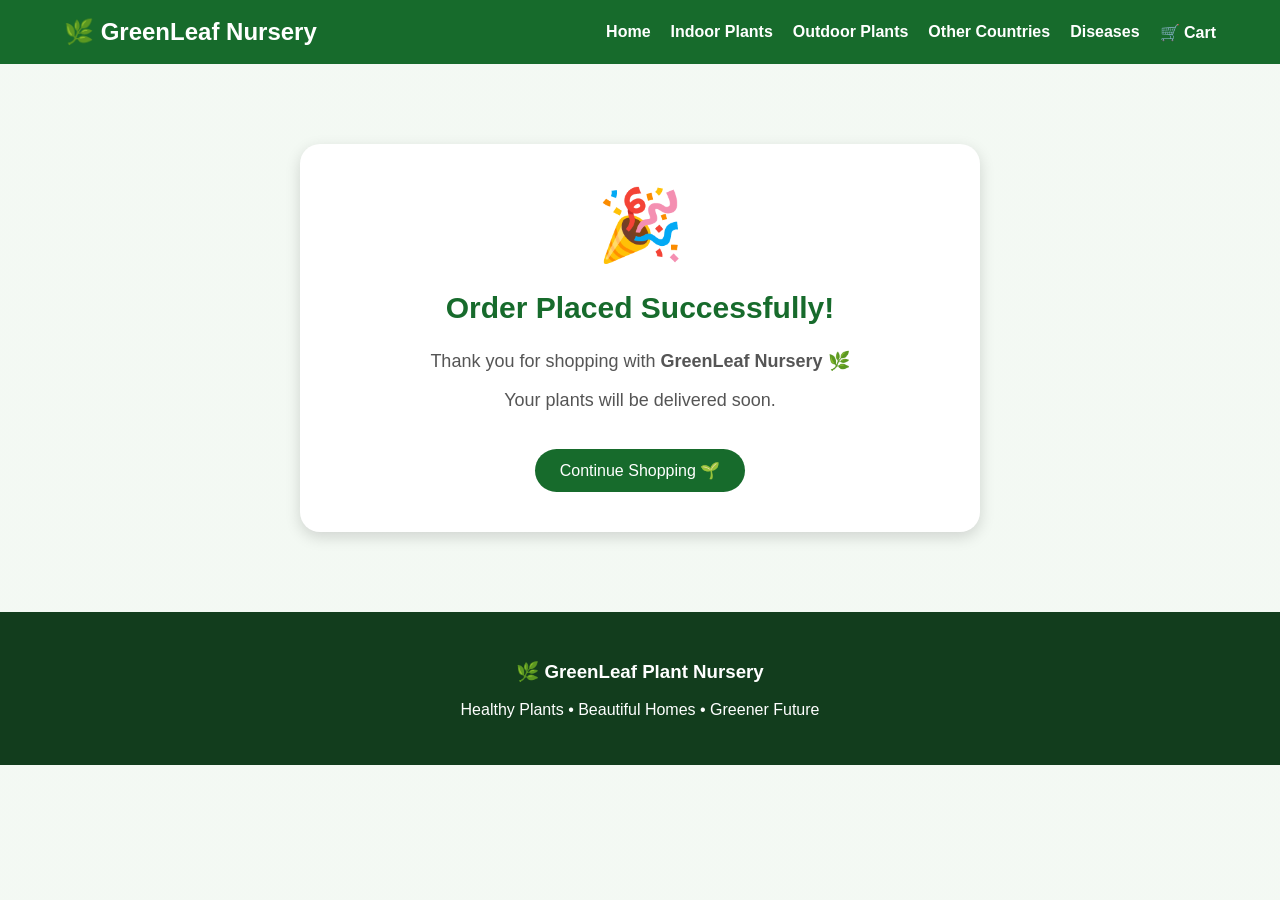
<file: success.html>
<!DOCTYPE html>
<html>

<head>

    <title>Order Successful - GreenLeaf Nursery</title>

    <link rel="stylesheet" href="style.css">

    <style>

        .success-box {
            max-width: 600px;
            margin: 80px auto;
            background: white;
            padding: 40px;
            border-radius: 20px;
            text-align: center;
            box-shadow: 0 5px 15px rgba(0,0,0,0.15);
        }

        .success-icon {
            font-size: 70px;
        }

        .success-box h2 {
            color: #176b2c;
            font-size: 30px;
        }

        .success-box p {
            color: #555;
            font-size: 18px;
        }

        .home-btn {
            display: inline-block;
            margin-top: 20px;
            padding: 12px 25px;
            background: #176b2c;
            color: white;
            text-decoration: none;
            border-radius: 25px;
        }

    </style>

</head>


<body>


<header>

    <div class="logo">
        🌿 GreenLeaf Nursery
    </div>

    <nav>

        <a href="index.html">Home</a>

        <a href="indoor.html">Indoor Plants</a>

        <a href="outdoor.html">Outdoor Plants</a>

        <a href="countries.html">Other Countries</a>

        <a href="diseases.html">Diseases</a>

        <a href="cart.html">🛒 Cart</a>

    </nav>

</header>


<section>

    <div class="success-box">

        <div class="success-icon">
            🎉
        </div>

        <h2>Order Placed Successfully!</h2>

        <p>
            Thank you for shopping with
            <b>GreenLeaf Nursery</b> 🌿
        </p>

        <p>
            Your plants will be delivered soon.
        </p>

        <a href="index.html" class="home-btn">
            Continue Shopping 🌱
        </a>

    </div>

</section>


<footer>

    <h3>🌿 GreenLeaf Plant Nursery</h3>

    <p>
        Healthy Plants • Beautiful Homes • Greener Future
    </p>

</footer>


</body>

</html>
</file>
<file: style.css>
* {body{
    margin:0;
    font-family:Arial,sans-serif;
    color:#222;

    background-image:
        linear-gradient(
            rgba(243,248,243,0.88),
            rgba(243,248,243,0.88)
        ),
        url("https://images.unsplash.com/photo-1497250681960-ef046c08a56e");

    background-size:cover;
    background-position:center;
    background-attachment:fixed;
}
}

body {
    background-color: #f4fff4;
    color: #234d20;
}

/* Navigation */
header {
    background: #176b2c;
    color: white;
    padding: 18px 5%;
    display: flex;
    justify-content: space-between;
    align-items: center;
    flex-wrap: wrap;
}

.logo {
    font-size: 24px;
    font-weight: bold;
}

nav {
    display: flex;
    gap: 20px;
    flex-wrap: wrap;
}

nav a {
    color: white;
    text-decoration: none;
    font-weight: bold;
}

nav a:hover {
    color: #b8f5b8;
}

/* Hero Section */
.hero {
    min-height: 500px;
    display: flex;
    align-items: center;
    padding: 60px 8%;

    background-image:
        linear-gradient(rgba(0, 50, 0, 0.45), rgba(0, 50, 0, 0.45)),
        url("https://images.unsplash.com/photo-1497250681960-ef046c08a56e?auto=format&fit=crop&w=1600&q=80");

    background-size: cover;
    background-position: center;
}

.hero-text {
    color: white;
    max-width: 600px;
}

.hero-text h1 {
    font-size: 52px;
    margin-bottom: 20px;
}

.hero-text p {
    font-size: 20px;
    line-height: 1.6;
    margin-bottom: 30px;
}

.hero-text button {
    background: #ffffff;
    color: #176b2c;
    border: none;
    padding: 14px 28px;
    border-radius: 25px;
    font-size: 17px;
    font-weight: bold;
    cursor: pointer;
}

.hero-text button:hover {
    background: #c8f7c8;
}

/* Welcome */
.welcome {
    text-align: center;
    padding: 50px 20px 20px;
}

.welcome h2 {
    font-size: 32px;
    margin-bottom: 12px;
}

.welcome p {
    font-size: 18px;
}

/* Plants */
.plants {
    padding: 40px 7%;
    text-align: center;
}

.plants h2 {
    font-size: 32px;
    margin-bottom: 30px;
}

.plant-container {
    display: flex;
    justify-content: center;
    gap: 30px;
    flex-wrap: wrap;
}

.plant-card {
    width: 280px;
    background: white;
    border-radius: 15px;
    overflow: hidden;
    box-shadow: 0 5px 15px rgba(0, 0, 0, 0.15);
    padding-bottom: 20px;
    transition: 0.3s;
}

.plant-card:hover {
    transform: translateY(-8px);
}

.plant-card img {
    width: 100%;
    height: 220px;
    object-fit: cover;
    display: block;
}

.plant-card h3 {
    margin: 15px 0 8px;
    font-size: 22px;
}

.plant-card p {
    color: #666;
}

.plant-card h4 {
    color: #176b2c;
    font-size: 20px;
    margin: 12px;
}

.plant-card button {
    background: #176b2c;
    color: white;
    border: none;
    padding: 10px 22px;
    border-radius: 20px;
    cursor: pointer;
}

.plant-card button:hover {
    background: #0d4d1d;
}

/* Footer */
footer {
    margin-top: 50px;
    background: #123d1d;
    color: white;
    text-align: center;
    padding: 30px 15px;
}

footer p {
    margin-top: 8px;
}

/* Mobile */
@media (max-width: 768px) {

    header {
        flex-direction: column;
        gap: 15px;
    }

    nav {
        justify-content: center;
        gap: 12px;
    }

    .hero {
        min-height: 450px;
        padding: 40px 6%;
    }

    .hero-text h1 {
        font-size: 38px;
    }

    .hero-text p {
        font-size: 17px;
    }
}
</file>
